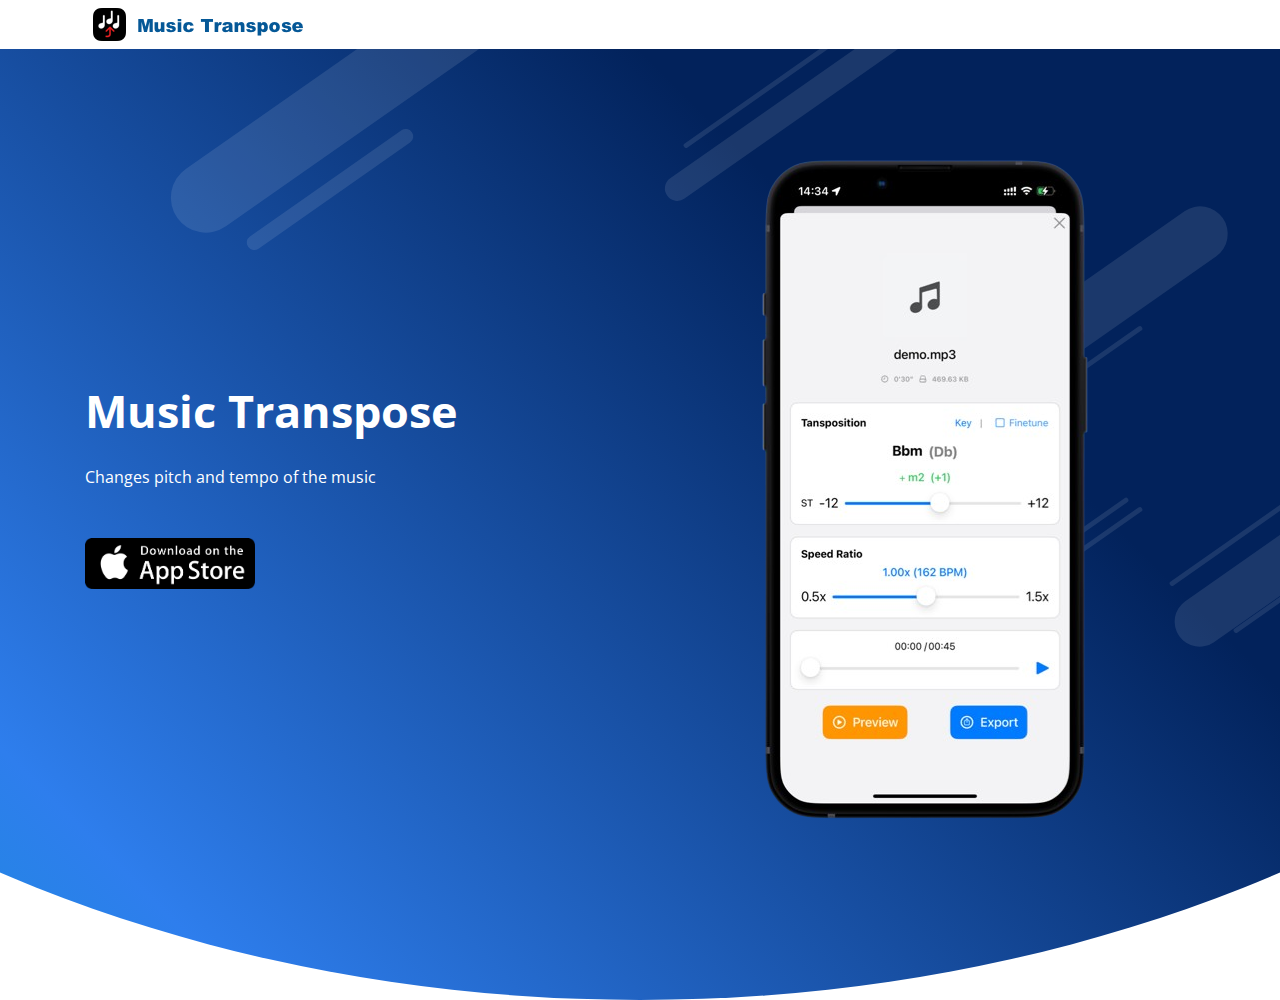
<file: index.html>
<!DOCTYPE html>

<html lang="en">
<head>

  <!-- Basic Page Needs
  ================================================== -->
  <meta charset="utf-8">
  <title>Music Transpose | Changes pitch and tempo of the song.</title>

  <!-- Mobile Specific Metas
  ================================================== -->
  <meta http-equiv="X-UA-Compatible" content="IE=edge">
  <meta name="description" content="Changes pitch and tempo of the song,key changer,music changer,vocalzap,moises,instrumental maker,backing track,transpose,transposer">
  <meta name="viewport" content="width=device-width, initial-scale=1.0, maximum-scale=5.0">
  
  <!-- theme meta -->
  <meta name="theme-name" content="small-apps" />

  <!-- Favicon -->
  <link rel="shortcut icon" type="image/x-icon" href="images/favicon.png" />
  
  <!-- PLUGINS CSS STYLE -->
  <link rel="stylesheet" href="plugins/bootstrap/bootstrap.min.css">
  <link rel="stylesheet" href="plugins/themify-icons/themify-icons.css">
  <link rel="stylesheet" href="plugins/slick/slick.css">
  <link rel="stylesheet" href="plugins/slick/slick-theme.css">
  <link rel="stylesheet" href="plugins/fancybox/jquery.fancybox.min.css">
  <link rel="stylesheet" href="plugins/aos/aos.css">

  <!-- CUSTOM CSS -->
  <link href="css/style.css" rel="stylesheet">

</head>

<body class="body-wrapper" data-spy="scroll" data-target=".privacy-nav">


<nav class="navbar main-nav navbar-expand-lg px-2 px-sm-0 py-2 py-lg-0">
  <div class="container">
    <a class="navbar-brand" href="index.html"><img src="images/logo.png" alt="logo"></a>
    <button class="navbar-toggler" type="button" data-toggle="collapse" data-target="#navbarNav"
      aria-controls="navbarNav" aria-expanded="false" aria-label="Toggle navigation">
      <span class="ti-menu"></span>
    </button>
<!--    <div class="collapse navbar-collapse" id="navbarNav">-->
<!--      <ul class="navbar-nav ml-auto">-->
<!--        <li class="nav-item dropdown active">-->
<!--          <a class="nav-link dropdown-toggle" href="#" data-toggle="dropdown">Home-->
<!--            <span><i class="ti-angle-down"></i></span>-->
<!--          </a>-->
<!--          &lt;!&ndash; Dropdown list &ndash;&gt;-->
<!--          <ul class="dropdown-menu">-->
<!--            <li><a class="dropdown-item active" href="index.html">Homepage</a></li>-->
<!--            <li><a class="dropdown-item" href="homepage-2.html">Homepage 2</a></li>-->
<!--            <li><a class="dropdown-item active3" href="homepage-3.html">Homepage 3</a></li>-->

<!--            <li class="dropdown dropdown-submenu dropright">-->
<!--              <a class="dropdown-item dropdown-toggle" href="#!" id="dropdown0301" role="button"-->
<!--                data-toggle="dropdown" aria-haspopup="true" aria-expanded="false">Sub Menu</a>-->

<!--              <ul class="dropdown-menu" aria-labelledby="dropdown0301">-->
<!--                <li><a class="dropdown-item" href="index.html">Submenu 11</a></li>-->
<!--                <li><a class="dropdown-item" href="index.html">Submenu 12</a></li>-->
<!--              </ul>-->
<!--            </li>-->
<!--          </ul>-->
<!--        </li>-->
<!--        <li class="nav-item dropdown @@pages">-->
<!--          <a class="nav-link dropdown-toggle" href="#" data-toggle="dropdown">Pages-->
<!--            <span><i class="ti-angle-down"></i></span>-->
<!--          </a>-->
<!--          &lt;!&ndash; Dropdown list &ndash;&gt;-->
<!--          <ul class="dropdown-menu">-->
<!--            <li><a class="dropdown-item @@team" href="team.html">Team</a></li>-->
<!--            <li><a class="dropdown-item @@career" href="career.html">Career</a></li>-->
<!--            <li><a class="dropdown-item @@blog" href="blog.html">Blog</a></li>-->
<!--            <li><a class="dropdown-item @@blogSingle" href="blog-single.html">Blog Single</a></li>-->
<!--            <li><a class="dropdown-item @@privacy" href="privacy-policy.html">Privacy</a></li>-->
<!--            <li><a class="dropdown-item @@faq" href="FAQ.html">FAQ</a></li>-->
<!--            <li><a class="dropdown-item" href="sign-in.html">Sign In</a></li>-->
<!--            <li><a class="dropdown-item" href="sign-up.html">Sign Up</a></li>-->
<!--            <li><a class="dropdown-item" href="404.html">404</a></li>-->
<!--            <li><a class="dropdown-item" href="comming-soon.html">Coming Soon</a></li>-->

<!--            <li class="dropdown dropdown-submenu dropleft">-->
<!--              <a class="dropdown-item dropdown-toggle" href="#!" id="dropdown0501" role="button"-->
<!--                data-toggle="dropdown" aria-haspopup="true" aria-expanded="false">Sub Menu</a>-->

<!--              <ul class="dropdown-menu" aria-labelledby="dropdown0501">-->
<!--                <li><a class="dropdown-item" href="index.html">Submenu 21</a></li>-->
<!--                <li><a class="dropdown-item" href="index.html">Submenu 22</a></li>-->
<!--              </ul>-->
<!--            </li>-->
<!--          </ul>-->
<!--        </li>-->
<!--        <li class="nav-item @@about">-->
<!--          <a class="nav-link" href="about.html">About</a>-->
<!--        </li>-->
<!--        <li class="nav-item @@contact">-->
<!--          <a class="nav-link" href="contact.html">Contact</a>-->
<!--        </li>-->
<!--      </ul>-->
<!--    </div>-->
  </div>
</nav>

<!--====================================
=            Hero Section            =
=====================================-->
<section class="section gradient-banner">
	<div class="shapes-container">
		<div class="shape" data-aos="fade-down-left" data-aos-duration="1500" data-aos-delay="100"></div>
		<div class="shape" data-aos="fade-down" data-aos-duration="1000" data-aos-delay="100"></div>
		<div class="shape" data-aos="fade-up-right" data-aos-duration="1000" data-aos-delay="200"></div>
		<div class="shape" data-aos="fade-up" data-aos-duration="1000" data-aos-delay="200"></div>
		<div class="shape" data-aos="fade-down-left" data-aos-duration="1000" data-aos-delay="100"></div>
		<div class="shape" data-aos="fade-down-left" data-aos-duration="1000" data-aos-delay="100"></div>
		<div class="shape" data-aos="zoom-in" data-aos-duration="1000" data-aos-delay="300"></div>
		<div class="shape" data-aos="fade-down-right" data-aos-duration="500" data-aos-delay="200"></div>
		<div class="shape" data-aos="fade-down-right" data-aos-duration="500" data-aos-delay="100"></div>
		<div class="shape" data-aos="zoom-out" data-aos-duration="2000" data-aos-delay="500"></div>
		<div class="shape" data-aos="fade-up-right" data-aos-duration="500" data-aos-delay="200"></div>
		<div class="shape" data-aos="fade-down-left" data-aos-duration="500" data-aos-delay="100"></div>
		<div class="shape" data-aos="fade-up" data-aos-duration="500" data-aos-delay="0"></div>
		<div class="shape" data-aos="fade-down" data-aos-duration="500" data-aos-delay="0"></div>
		<div class="shape" data-aos="fade-up-right" data-aos-duration="500" data-aos-delay="100"></div>
		<div class="shape" data-aos="fade-down-left" data-aos-duration="500" data-aos-delay="0"></div>
	</div>
	<div class="container">
		<div class="row align-items-center">
			<div class="col-md-6 order-2 order-md-1 text-center text-md-left">
				<h1 class="text-white font-weight-bold mb-4">Music Transpose</h1>
				<p class="text-white mb-5">Changes pitch and tempo of the music</p>
				<a href="https://apps.apple.com/cn/app/id1620125472"><img src="images/apple_store.png" class="store-img"/> </a>
			</div>
			<div class="col-md-6 text-center order-1 order-md-2">
				<img class="img-fluid" src="images/mobile.png" alt="screenshot">
			</div>
		</div>
	</div>
</section>
<!--====  End of Hero Section  ====-->

<!--<section class="section pt-0 position-relative pull-top">-->
<!--	<div class="container">-->
<!--		<div class="rounded shadow p-5 bg-white">-->
<!--			<div class="row">-->
<!--				<div class="col-lg-4 col-md-6 mt-5 mt-md-0 text-center">-->
<!--					<i class="ti-paint-bucket text-primary h1"></i>-->
<!--					<h3 class="mt-4 text-capitalize h5 ">themes made easy</h3>-->
<!--					<p class="regular text-muted">Lorem ipsum dolor sit amet consectetur adipisicing elit. Aliquam non, recusandae-->
<!--						tempore ipsam dignissimos molestias.</p>-->
<!--				</div>-->
<!--				<div class="col-lg-4 col-md-6 mt-5 mt-md-0 text-center">-->
<!--					<i class="ti-shine text-primary h1"></i>-->
<!--					<h3 class="mt-4 text-capitalize h5 ">powerful design</h3>-->
<!--					<p class="regular text-muted">Lorem ipsum dolor sit amet consectetur adipisicing elit. Aliquam non, recusandae-->
<!--						tempore ipsam dignissimos molestias.</p>-->
<!--				</div>-->
<!--				<div class="col-lg-4 col-md-12 mt-5 mt-lg-0 text-center">-->
<!--					<i class="ti-thought text-primary h1"></i>-->
<!--					<h3 class="mt-4 text-capitalize h5 ">creative content</h3>-->
<!--					<p class="regular text-muted">Lorem ipsum dolor sit amet consectetur adipisicing elit. Aliquam non, recusandae-->
<!--						tempore ipsam dignissimos molestias.</p>-->
<!--					</p>-->
<!--				</div>-->
<!--			</div>-->
<!--		</div>-->
<!--	</div>-->
<!--</section>-->

<!--==================================
=            Feature Grid            =
===================================-->
<!--<section class="feature section pt-0">-->
<!--	<div class="container">-->
<!--		<div class="row">-->
<!--			<div class="col-lg-6 ml-auto justify-content-center">-->
<!--				&lt;!&ndash; Feature Mockup &ndash;&gt;-->
<!--				<div class="image-content" data-aos="fade-right">-->
<!--					<img class="img-fluid" src="images/feature/feature-new-01.jpg" alt="iphone">-->
<!--				</div>-->
<!--			</div>-->
<!--			<div class="col-lg-6 mr-auto align-self-center">-->
<!--				<div class="feature-content">-->
<!--					&lt;!&ndash; Feature Title &ndash;&gt;-->
<!--					<h2>Increase your productivity with <a href="#">Small Apps</a></h2>-->
<!--					&lt;!&ndash; Feature Description &ndash;&gt;-->
<!--					<p class="desc">Lorem ipsum dolor sit amet, consectetur adipiscing elit, sed do eiusmod tempor incididunt ut-->
<!--						labore et dolore magna aliqua. Ut enim ad minim veniam, quis nostrud exercitation ullamco laboris nisi ut-->
<!--						aliquip ex ea commodo consequat.</p>-->
<!--				</div>-->
<!--				&lt;!&ndash; Testimonial Quote &ndash;&gt;-->
<!--				<div class="testimonial">-->
<!--					<p>-->
<!--						"InVision is a window into everything that's being designed at Twitter. It gets all of our best work in one-->
<!--						place."-->
<!--					</p>-->
<!--					<ul class="list-inline meta">-->
<!--						<li class="list-inline-item">-->
<!--							<img src="images/testimonial/feature-testimonial-thumb.jpg" alt="">-->
<!--						</li>-->
<!--						<li class="list-inline-item">Jonathon Andrew</li>-->
<!--					</ul>-->
<!--				</div>-->
<!--			</div>-->
<!--		</div>-->
<!--	</div>-->
<!--</section>-->

<!--<section class="feature section pt-0">-->
<!--	<div class="container">-->
<!--		<div class="row">-->
<!--			<div class="col-lg-6 ml-auto align-self-center">-->
<!--				<div class="feature-content">-->
<!--					&lt;!&ndash; Feature Title &ndash;&gt;-->
<!--					<h2>Increase your productivity with <a href="#">Small Apps</a></h2>-->
<!--					&lt;!&ndash; Feature Description &ndash;&gt;-->
<!--					<p>Lorem ipsum dolor sit amet, consectetur adipiscing elit, sed do eiusmod tempor incididunt ut labore et-->
<!--						dolore magna aliqua. Ut enim ad minim veniam, quis nostrud exercitation ullamco laboris nisi ut aliquip ex-->
<!--						ea commodo consequat.</p>-->
<!--				</div>-->
<!--				&lt;!&ndash; Testimonial Quote &ndash;&gt;-->
<!--				<div class="testimonial">-->
<!--					<p>-->
<!--						"InVision is a window into everything that's being designed at Twitter. It gets all of our best work in one-->
<!--						place."-->
<!--					</p>-->
<!--					<ul class="list-inline meta">-->
<!--						<li class="list-inline-item">-->
<!--							<img src="images/testimonial/feature-testimonial-thumb.jpg" alt="">-->
<!--						</li>-->
<!--						<li class="list-inline-item">Jonathon Andrew</li>-->
<!--					</ul>-->
<!--				</div>-->
<!--			</div>-->
<!--			<div class="col-lg-6 mr-auto justify-content-center">-->
<!--				&lt;!&ndash; Feature mockup &ndash;&gt;-->
<!--				<div class="image-content" data-aos="fade-left">-->
<!--					<img class="img-fluid" src="images/feature/feature-new-02.jpg" alt="ipad">-->
<!--				</div>-->
<!--			</div>-->
<!--		</div>-->
<!--	</div>-->
<!--</section>-->
<!--====  End of Feature Grid  ====-->




<!--=================================
=            Video Promo            =
==================================-->
<!--<section class="video-promo section bg-1">-->
<!--	<div class="container">-->
<!--		<div class="row">-->
<!--			<div class="col-lg-12">-->
<!--				<div class="content-block">-->
<!--					&lt;!&ndash; Heading &ndash;&gt;-->
<!--					<h2>Watch Our Promo Video</h2>-->
<!--					&lt;!&ndash; Promotional Speech &ndash;&gt;-->
<!--					<p>Vivamus suscipit tortor eget felis porttitor volutpat. Curabitur arcu erat, accumsan id imperdiet et,-->
<!--						porttitor at sem. Vivamus </p>-->
<!--					&lt;!&ndash; Popup Video &ndash;&gt;-->
<!--					<a data-fancybox href="#">-->
<!--						<i class="ti-control-play video"></i>-->
<!--					</a>-->
<!--				</div>-->
<!--			</div>-->
<!--		</div>-->
<!--	</div>-->
<!--</section>-->
<!--====  End of Video Promo  ====-->



<!--============================
=            Footer            =
=============================-->
<!--<footer>-->
<!--  <div class="footer-main">-->
<!--    <div class="container">-->
<!--      <div class="row">-->
<!--        <div class="col-lg-4 col-md-12 m-md-auto align-self-center">-->
<!--          <div class="block">-->
<!--            <a href="index.html"><img src="images/logo-alt.png" alt="footer-logo"></a>-->
<!--            &lt;!&ndash; Social Site Icons &ndash;&gt;-->
<!--            <ul class="social-icon list-inline">-->
<!--              <li class="list-inline-item">-->
<!--                <a href="#"><i class="ti-facebook"></i></a>-->
<!--              </li>-->
<!--              <li class="list-inline-item">-->
<!--                <a href="#"><i class="ti-twitter"></i></a>-->
<!--              </li>-->
<!--              <li class="list-inline-item">-->
<!--                <a href="#"><i class="ti-instagram"></i></a>-->
<!--              </li>-->
<!--            </ul>-->
<!--          </div>-->
<!--        </div>-->
<!--        <div class="col-lg-2 col-md-3 col-6 mt-5 mt-lg-0">-->
<!--          <div class="block-2">-->
<!--            &lt;!&ndash; heading &ndash;&gt;-->
<!--            <h6>Product</h6>-->
<!--            &lt;!&ndash; links &ndash;&gt;-->
<!--            <ul>-->
<!--              <li><a href="team.html">Teams</a></li>-->
<!--              <li><a href="blog.html">Blogs</a></li>-->
<!--              <li><a href="FAQ.html">FAQs</a></li>-->
<!--            </ul>-->
<!--          </div>-->
<!--        </div>-->
<!--        <div class="col-lg-2 col-md-3 col-6 mt-5 mt-lg-0">-->
<!--          <div class="block-2">-->
<!--            &lt;!&ndash; heading &ndash;&gt;-->
<!--            <h6>Resources</h6>-->
<!--            &lt;!&ndash; links &ndash;&gt;-->
<!--            <ul>-->
<!--              <li><a href="sign-up.html">Singup</a></li>-->
<!--              <li><a href="sign-in.html">Login</a></li>-->
<!--              <li><a href="blog.html">Blog</a></li>-->
<!--            </ul>-->
<!--          </div>-->
<!--        </div>-->
<!--        <div class="col-lg-2 col-md-3 col-6 mt-5 mt-lg-0">-->
<!--          <div class="block-2">-->
<!--            &lt;!&ndash; heading &ndash;&gt;-->
<!--            <h6>Company</h6>-->
<!--            &lt;!&ndash; links &ndash;&gt;-->
<!--            <ul>-->
<!--              <li><a href="career.html">Career</a></li>-->
<!--              <li><a href="contact.html">Contact</a></li>-->
<!--              <li><a href="team.html">Investor</a></li>-->
<!--              <li><a href="privacy.html">Terms</a></li>-->
<!--            </ul>-->
<!--          </div>-->
<!--        </div>-->
<!--        <div class="col-lg-2 col-md-3 col-6 mt-5 mt-lg-0">-->
<!--          <div class="block-2">-->
<!--            &lt;!&ndash; heading &ndash;&gt;-->
<!--            <h6>Company</h6>-->
<!--            &lt;!&ndash; links &ndash;&gt;-->
<!--            <ul>-->
<!--              <li><a href="about.html">About</a></li>-->
<!--              <li><a href="contact.html">Contact</a></li>-->
<!--              <li><a href="team.html">Team</a></li>-->
<!--              <li><a href="privacy-policy.html">Privacy Policy</a></li>-->
<!--            </ul>-->
<!--          </div>-->
<!--        </div>-->
<!--      </div>-->
<!--    </div>-->
<!--  </div>-->
<!--  <div class="text-center bg-dark py-4">-->
<!--    <small class="text-secondary">Copyright &copy; <script>document.write(new Date().getFullYear())</script>. <a target="_blank" href="http://www.mobanwang.com/" title="网页模板">网页模板</a></small class="text-secondary">-->
<!--  </div>-->
<!--</footer>-->


  <!-- To Top -->
  <div class="scroll-top-to">
    <i class="ti-angle-up"></i>
  </div>
  
  <!-- JAVASCRIPTS -->
  <script src="plugins/jquery/jquery.min.js"></script>
  <script src="plugins/bootstrap/bootstrap.min.js"></script>
  <script src="plugins/slick/slick.min.js"></script>
  <script src="plugins/fancybox/jquery.fancybox.min.js"></script>
  <script src="plugins/syotimer/jquery.syotimer.min.js"></script>
  <script src="plugins/aos/aos.js"></script>
  <script src="js/script.js"></script>

<!-- Google tag (gtag.js) -->
<script async src="https://www.googletagmanager.com/gtag/js?id=G-R6ZP5Q8RCE"></script>
<script>
    window.dataLayer = window.dataLayer || [];
    function gtag(){dataLayer.push(arguments);}
    gtag('js', new Date());

    gtag('config', 'G-R6ZP5Q8RCE');
</script>
</body>

</html>
</file>
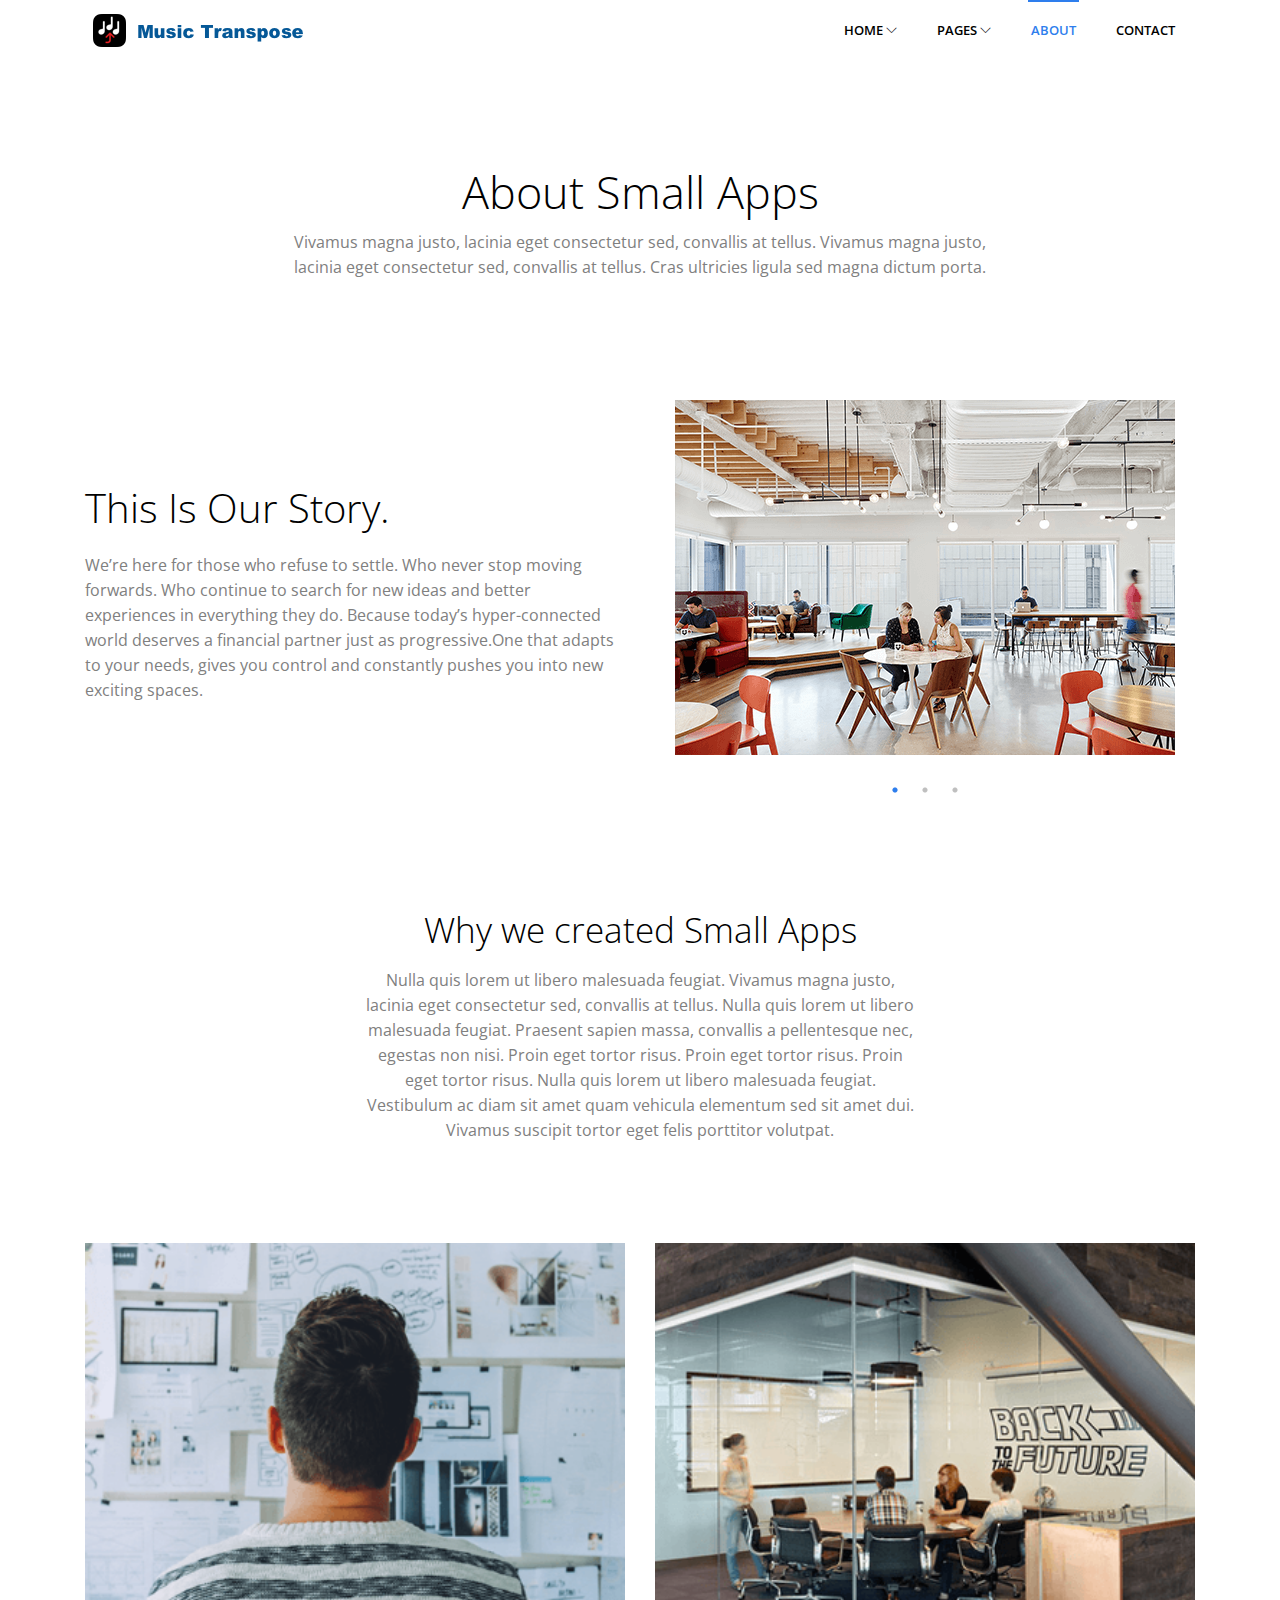
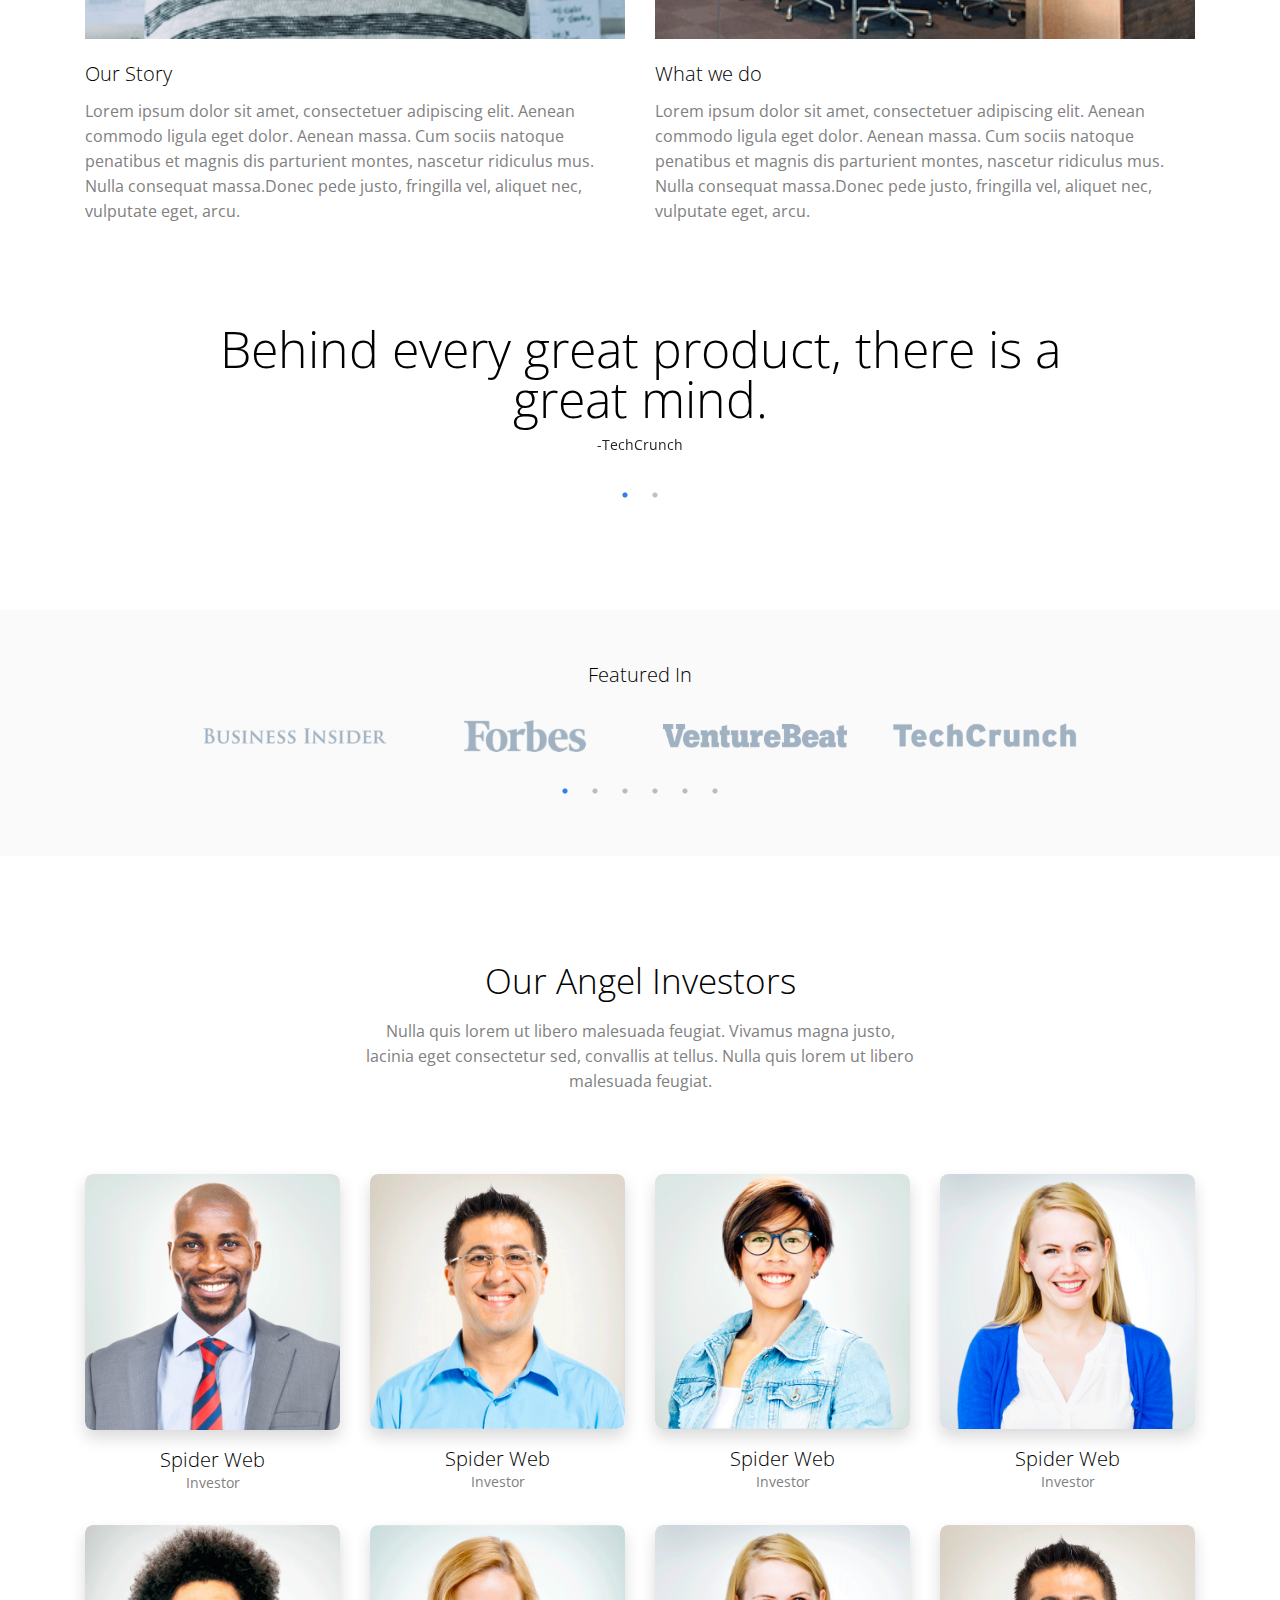
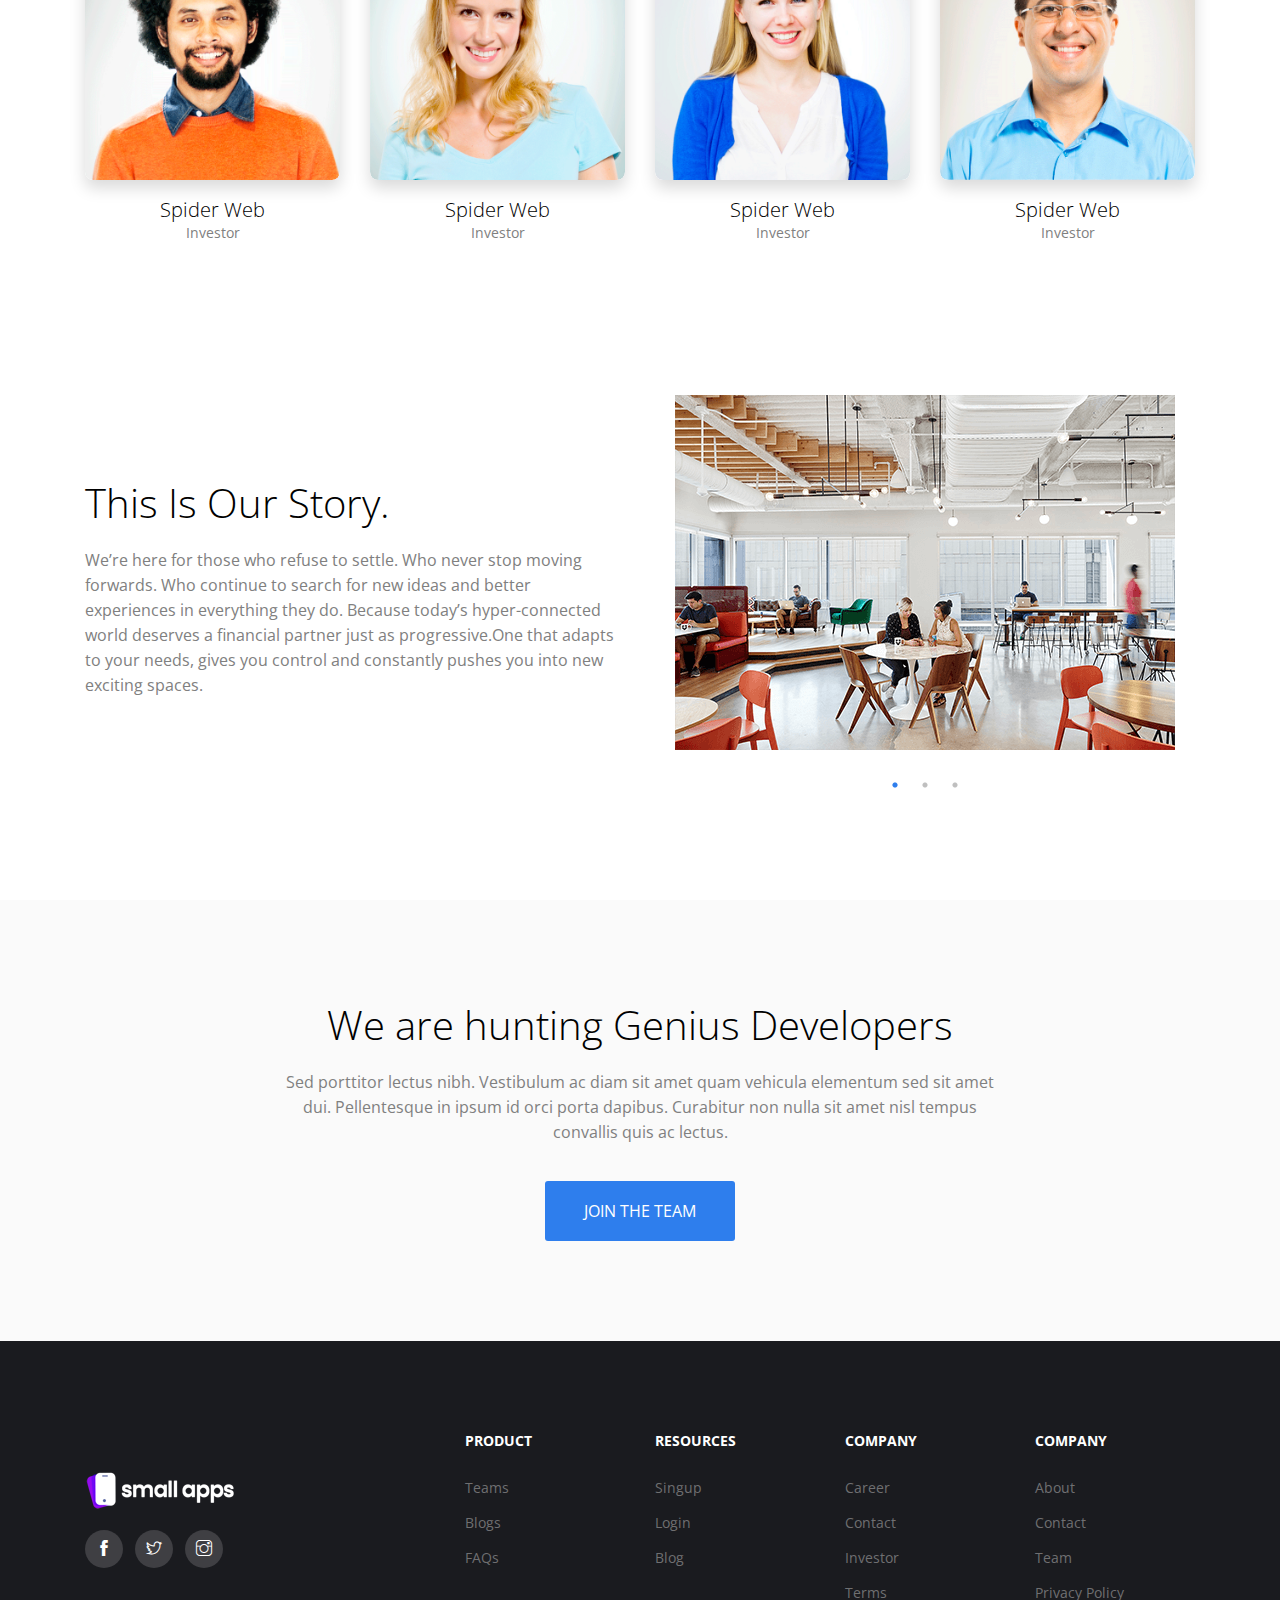
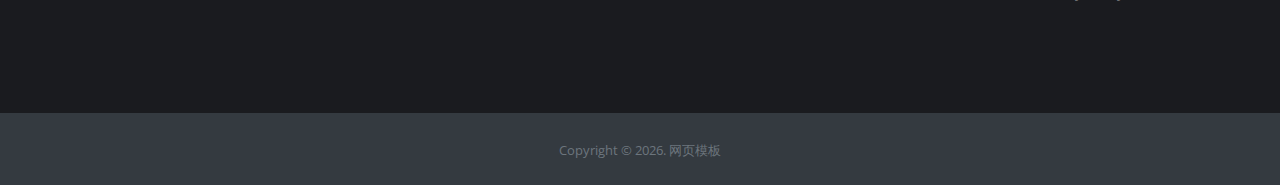
<file: about.html>
<!DOCTYPE html>

<html lang="en">
<head>

  <!-- Basic Page Needs
  ================================================== -->
  <meta charset="utf-8">
  <title>Small Apps | Bootstrap App Landing Template</title>

  <!-- Mobile Specific Metas
  ================================================== -->
  <meta http-equiv="X-UA-Compatible" content="IE=edge">
  <meta name="description" content="Bootstrap App Landing Template">
  <meta name="viewport" content="width=device-width, initial-scale=1.0, maximum-scale=5.0">
  <!-- Favicon -->
  <link rel="shortcut icon" type="image/x-icon" href="images/favicon.png" />
  
  <!-- PLUGINS CSS STYLE -->
  <link rel="stylesheet" href="plugins/bootstrap/bootstrap.min.css">
  <link rel="stylesheet" href="plugins/themify-icons/themify-icons.css">
  <link rel="stylesheet" href="plugins/slick/slick.css">
  <link rel="stylesheet" href="plugins/slick/slick-theme.css">
  <link rel="stylesheet" href="plugins/fancybox/jquery.fancybox.min.css">
  <link rel="stylesheet" href="plugins/aos/aos.css">

  <!-- CUSTOM CSS -->
  <link href="css/style.css" rel="stylesheet">

</head>

<body class="body-wrapper" data-spy="scroll" data-target=".privacy-nav">


<nav class="navbar main-nav navbar-expand-lg px-2 px-sm-0 py-2 py-lg-0">
  <div class="container">
    <a class="navbar-brand" href="index.html"><img src="images/logo.png" alt="logo"></a>
    <button class="navbar-toggler" type="button" data-toggle="collapse" data-target="#navbarNav"
      aria-controls="navbarNav" aria-expanded="false" aria-label="Toggle navigation">
      <span class="ti-menu"></span>
    </button>
    <div class="collapse navbar-collapse" id="navbarNav">
      <ul class="navbar-nav ml-auto">
        <li class="nav-item dropdown @@home">
          <a class="nav-link dropdown-toggle" href="#" data-toggle="dropdown">Home
            <span><i class="ti-angle-down"></i></span>
          </a>
          <!-- Dropdown list -->
          <ul class="dropdown-menu">
            <li><a class="dropdown-item @@home1" href="index.html">Homepage</a></li>
            <li><a class="dropdown-item" href="homepage-2.html">Homepage 2</a></li>
            <li><a class="dropdown-item @@home3" href="homepage-3.html">Homepage 3</a></li>

            <li class="dropdown dropdown-submenu dropright">
              <a class="dropdown-item dropdown-toggle" href="#!" id="dropdown0301" role="button"
                data-toggle="dropdown" aria-haspopup="true" aria-expanded="false">Sub Menu</a>

              <ul class="dropdown-menu" aria-labelledby="dropdown0301">
                <li><a class="dropdown-item" href="index.html">Submenu 11</a></li>
                <li><a class="dropdown-item" href="index.html">Submenu 12</a></li>
              </ul>
            </li>
          </ul>
        </li>
        <li class="nav-item dropdown @@pages">
          <a class="nav-link dropdown-toggle" href="#" data-toggle="dropdown">Pages
            <span><i class="ti-angle-down"></i></span>
          </a>
          <!-- Dropdown list -->
          <ul class="dropdown-menu">
            <li><a class="dropdown-item @@team" href="team.html">Team</a></li>
            <li><a class="dropdown-item @@career" href="career.html">Career</a></li>
            <li><a class="dropdown-item @@blog" href="blog.html">Blog</a></li>
            <li><a class="dropdown-item @@blogSingle" href="blog-single.html">Blog Single</a></li>
            <li><a class="dropdown-item @@privacy" href="privacy-policy.html">Privacy</a></li>
            <li><a class="dropdown-item @@faq" href="FAQ.html">FAQ</a></li>
            <li><a class="dropdown-item" href="sign-in.html">Sign In</a></li>
            <li><a class="dropdown-item" href="sign-up.html">Sign Up</a></li>
            <li><a class="dropdown-item" href="404.html">404</a></li>
            <li><a class="dropdown-item" href="comming-soon.html">Coming Soon</a></li>

            <li class="dropdown dropdown-submenu dropleft">
              <a class="dropdown-item dropdown-toggle" href="#!" id="dropdown0501" role="button"
                data-toggle="dropdown" aria-haspopup="true" aria-expanded="false">Sub Menu</a>

              <ul class="dropdown-menu" aria-labelledby="dropdown0501">
                <li><a class="dropdown-item" href="index.html">Submenu 21</a></li>
                <li><a class="dropdown-item" href="index.html">Submenu 22</a></li>
              </ul>
            </li>
          </ul>
        </li>
        <li class="nav-item active">
          <a class="nav-link" href="about.html">About</a>
        </li>
        <li class="nav-item @@contact">
          <a class="nav-link" href="contact.html">Contact</a>
        </li>
      </ul>
    </div>
  </div>
</nav>

<!--================================
=            Page Title            =
=================================-->

<section class="section page-title">
	<div class="container">
		<div class="row">
			<div class="col-sm-8 m-auto">
				<!-- Page Title -->
				<h1>About Small Apps</h1>
				<!-- Page Description -->
				<p>Vivamus magna justo, lacinia eget consectetur sed, convallis at tellus. Vivamus magna justo, lacinia eget consectetur sed, convallis at tellus. Cras ultricies ligula sed magna dictum porta.</p>
			</div>
		</div>
	</div>
</section>

<!--====  End of Page Title  ====-->


<!--===============================
=            Our Story            =
================================-->
<section class="section about p-0">
	<div class="container">
		<div class="row">
			<div class="col-lg-6 align-self-center">
				<div class="content text-center text-lg-left">
					<!-- Headline -->
					<h2>This is our story.</h2>
					<!-- Story -->
					<p>We’re here for those who refuse to settle. Who never stop moving forwards. Who continue to search for new ideas and better experiences in everything they do.
					Because today’s hyper-connected world deserves a financial partner just as progressive.One that adapts to your needs, gives you control and constantly pushes you into new exciting spaces.</p>
				</div>
			</div>
			<div class="col-lg-6 mt-4 mt-lg-0">
				<!-- Story Image Slider -->
				<div class="about-slider">
					<!-- Story Image -->
					<div class="item">
						<img class="w-100" src="images/about/story-slider-01.jpg" alt="slider-image">
					</div>
					<!-- Story Image -->
					<div class="item">
						<img class="w-100" src="images/about/story-slider-01.jpg" alt="slider-image">
					</div>
					<!-- Story Image -->
					<div class="item">
						<img class="w-100" src="images/about/story-slider-01.jpg" alt="slider-image">
					</div>
				</div>
			</div>
		</div>
	</div>
</section>
<!--====  End of Our Story  ====-->

<!--================================
=            Behind Story          =
=================================-->
<section class="section">
	<div class="container">
		<div class="row">
			<div class="col-12">
				<div class="section-title mb-0">
					<h2>Why we created <a href="#">Small Apps</a></h2>
					<p>Nulla quis lorem ut libero malesuada feugiat. Vivamus magna justo, lacinia eget consectetur sed, convallis at tellus. Nulla quis lorem ut libero malesuada feugiat. Praesent sapien massa, convallis a pellentesque nec, egestas non nisi. Proin eget tortor risus. Proin eget tortor risus. Proin eget tortor risus. Nulla quis lorem ut libero malesuada feugiat. Vestibulum ac diam sit amet quam vehicula elementum sed sit amet dui. Vivamus suscipit tortor eget felis porttitor volutpat.</p>
				</div>
			</div>
		</div>
	</div>
</section>
<!--====  End of Behind Story  ====-->

<!--==================================
=            Create Story            =
===================================-->
<section class="section create-stories pt-0">
	<div class="container">
		<div class="row">
			<div class="col-lg-6">
				<div class="block">
					<!-- Image -->
					<img class="img-fluid" src="images/blog/post-01.jpg" alt="Story-Image">
					<!-- Heading -->
					<h3>Our Story</h3>
					<!-- Story -->
					<p>Lorem ipsum dolor sit amet, consectetuer adipiscing elit. Aenean commodo ligula eget dolor. Aenean massa. Cum sociis natoque penatibus et magnis dis parturient montes, nascetur ridiculus mus. Nulla consequat massa.Donec pede justo, fringilla vel, aliquet nec, vulputate eget, arcu.</p>
				</div>
			</div>
			<div class="col-lg-6 mt-5 mt-lg-0">
				<div class="block">
					<!-- Image -->
					<img class="img-fluid" src="images/blog/post-03.jpg" alt="Story-Image">
					<!-- Heading -->
					<h3>What we do</h3>
					<!-- Story -->
					<p>Lorem ipsum dolor sit amet, consectetuer adipiscing elit. Aenean commodo ligula eget dolor. Aenean massa. Cum sociis natoque penatibus et magnis dis parturient montes, nascetur ridiculus mus. Nulla consequat massa.Donec pede justo, fringilla vel, aliquet nec, vulputate eget, arcu.</p>
				</div>
			</div>
		</div>
	</div>
</section>
<!--====  End of Create Story  ====-->


<!--=====================================
=            Quotes Slider              =
======================================-->
<section class="section quotes pt-0">
	<div class="container">
		<div class="row">
			<div class="col-10 m-auto text-center">
				<div class="quote-slider">
					<div class="item mb-4">
						<!-- Quote -->
						<h2>Behind every great product, there is a great mind.</h2>
						<!-- Company -->
						<cite class="ml-0">-TechCrunch</cite>
					</div>
					<div class="item mb-4">
						<!-- Quote -->
						<h2>Behind every great product, there is a great mind.</h2>
						<!-- Company -->
						<cite class="ml-0">-TechCrunch</cite>
					</div>
				</div>
			</div>
		</div>
	</div>
</section>
<!--====  End of Quotes Slider  ====-->

<!--=====================================
=            Client Slider              =
======================================-->
<section class="section clients bg-gray">
	<div class="container">
		<div class="row">
			<div class="col-10 m-auto text-center">
				<h3>Featured In</h3>
				<div class="client-slider">
					<div class="item mb-4">
						<img class="m-auto" src="images/clients/business-finder.png" alt="business-finder">
					</div>
					<div class="item mb-4">
						<img class="m-auto" src="images/clients/forbes.png" alt="forbes">
					</div>
					<div class="item mb-4">
						<img class="m-auto" src="images/clients/venture-beat.png" alt="venture-beat">
					</div>
					<div class="item mb-4">
						<img class="m-auto" src="images/clients/tech-crunch-new.png" alt="TechCrunch">
					</div>
					<div class="item mb-4">
						<img class="m-auto" src="images/clients/forbes.png" alt="forbes">
					</div>
					<div class="item mb-4">
						<img class="m-auto" src="images/clients/venture-beat.png" alt="venture-beat">
					</div>
				</div>
			</div>
		</div>
	</div>
</section>
<!--====  End of Client Slider  ====-->

<!--==============================
=            Investors           =
===============================-->
<section class="section investors">
	<div class="container">
		<div class="row">
			<div class="col-12">
				<div class="section-title">
					<h2>Our Angel Investors</h2>
					<p>Nulla quis lorem ut libero malesuada feugiat. Vivamus magna justo, lacinia
					eget consectetur sed, convallis at tellus. Nulla quis lorem ut libero malesuada feugiat. </p>
				</div>
			</div>
			<div class="col-xl-3 col-lg-4 col-sm-6">
				<div class="block text-center">
					<!-- Investor Image -->
					<div class="image shadow hover-zoom">
						<img class="img-fluid" src="images/team/marketing-team-01.jpg" alt="investor">
					</div>
					<!-- Company -->
					<h3>Spider Web</h3>
					<!--  -->
					<p>Investor</p>
				</div>
			</div>
			<div class="col-xl-3 col-lg-4 col-sm-6">
				<div class="block text-center">
					<!-- Investor Image -->
					<div class="image shadow hover-zoom">
						<img class="img-fluid" src="images/team/marketing-team-02.jpg" alt="investor">
					</div>
					<!-- Company -->
					<h3>Spider Web</h3>
					<!--  -->
					<p>Investor</p>
				</div>
			</div>
			<div class="col-xl-3 col-lg-4 col-sm-6">
				<div class="block text-center">
					<!-- Investor Image -->
					<div class="image shadow hover-zoom">
						<img class="img-fluid" src="images/team/marketing-team-03.jpg" alt="investor">
					</div>
					<!-- Company -->
					<h3>Spider Web</h3>
					<!--  -->
					<p>Investor</p>
				</div>
			</div>
			<div class="col-xl-3 col-lg-4 col-sm-6">
				<div class="block text-center">
					<!-- Investor Image -->
					<div class="image shadow hover-zoom">
						<img class="img-fluid" src="images/team/design-team-01.jpg" alt="investor">
					</div>
					<!-- Company -->
					<h3>Spider Web</h3>
					<!--  -->
					<p>Investor</p>
				</div>
			</div>
			<div class="col-xl-3 col-lg-4 col-sm-6">
				<div class="block text-center">
					<!-- Investor Image -->
					<div class="image shadow hover-zoom">
						<img class="img-fluid" src="images/team/design-team-02.jpg" alt="investor">
					</div>
					<!-- Company -->
					<h3>Spider Web</h3>
					<!--  -->
					<p>Investor</p>
				</div>
			</div>
			<div class="col-xl-3 col-lg-4 col-sm-6">
				<div class="block text-center">
					<!-- Investor Image -->
					<div class="image shadow hover-zoom">
						<img class="img-fluid" src="images/team/design-team-03.jpg" alt="investor">
					</div>
					<!-- Company -->
					<h3>Spider Web</h3>
					<!--  -->
					<p>Investor</p>
				</div>
			</div>
			<div class="col-xl-3 col-lg-4 col-sm-6">
				<div class="block text-center">
					<!-- Investor Image -->
					<div class="image shadow hover-zoom">
						<img class="img-fluid" src="images/team/design-team-01.jpg" alt="investor">
					</div>
					<!-- Company -->
					<h3>Spider Web</h3>
					<!--  -->
					<p>Investor</p>
				</div>
			</div>
			<div class="col-xl-3 col-lg-4 col-sm-6">
				<div class="block text-center">
					<!-- Investor Image -->
					<div class="image shadow hover-zoom">
						<img class="img-fluid" src="images/team/marketing-team-02.jpg" alt="investor">
					</div>
					<!-- Company -->
					<h3>Spider Web</h3>
					<!--  -->
					<p>Investor</p>
				</div>
			</div>
		</div>
	</div>
</section>

<!--===============================
=            Our Story            =
================================-->
<section class="section about pt-0">
	<div class="container">
		<div class="row">
			<div class="col-lg-6 align-self-center">
				<div class="content text-center text-lg-left">
					<!-- Headline -->
					<h2>This is our story.</h2>
					<!-- Story -->
					<p>We’re here for those who refuse to settle. Who never stop moving forwards. Who continue to search for new ideas and better experiences in everything they do.
					Because today’s hyper-connected world deserves a financial partner just as progressive.One that adapts to your needs, gives you control and constantly pushes you into new exciting spaces.</p>
				</div>
			</div>
			<div class="col-lg-6 mt-5 mt-lg-0">
				<!-- Story Image Slider -->
				<div class="about-slider">
					<!-- Story Image -->
					<div class="item">
						<img class="w-100" src="images/about/story-slider-01.jpg" alt="slider-image">
					</div>
					<!-- Story Image -->
					<div class="item">
						<img class="w-100" src="images/about/story-slider-01.jpg" alt="slider-image">
					</div>
					<!-- Story Image -->
					<div class="item">
						<img class="w-100" src="images/about/story-slider-01.jpg" alt="slider-image">
					</div>
				</div>
			</div>
		</div>
	</div>
</section>
<!--====  End of Our Story  ====-->

<!--=====================================
=            Section comment            =
======================================-->

<section class="section cta-hire bg-gary">
	<div class="container">
		<div class="row">
			<div class="col-md-12 text-center">
				<!-- Hire Title -->
				<h2>We are hunting Genius Developers</h2>
				<!-- Job Description -->
				<p>Sed porttitor lectus nibh. Vestibulum ac diam sit amet quam vehicula elementum sed sit amet dui. Pellentesque
					in ipsum id orci porta dapibus. Curabitur non nulla sit amet nisl tempus convallis quis ac lectus.</p>
				<!-- Action Button -->
				<a href="contact.html" class="mt-3 btn btn-main-md">Join the team</a>
			</div>
		</div>
	</div>
</section>

<!--====  End of Section comment  ====-->


<!--============================
=            Footer            =
=============================-->
<footer>
  <div class="footer-main">
    <div class="container">
      <div class="row">
        <div class="col-lg-4 col-md-12 m-md-auto align-self-center">
          <div class="block">
            <a href="index.html"><img src="images/logo-alt.png" alt="footer-logo"></a>
            <!-- Social Site Icons -->
            <ul class="social-icon list-inline">
              <li class="list-inline-item">
                <a href="#"><i class="ti-facebook"></i></a>
              </li>
              <li class="list-inline-item">
                <a href="#"><i class="ti-twitter"></i></a>
              </li>
              <li class="list-inline-item">
                <a href="#"><i class="ti-instagram"></i></a>
              </li>
            </ul>
          </div>
        </div>
        <div class="col-lg-2 col-md-3 col-6 mt-5 mt-lg-0">
          <div class="block-2">
            <!-- heading -->
            <h6>Product</h6>
            <!-- links -->
            <ul>
              <li><a href="team.html">Teams</a></li>
              <li><a href="blog.html">Blogs</a></li>
              <li><a href="FAQ.html">FAQs</a></li>
            </ul>
          </div>
        </div>
        <div class="col-lg-2 col-md-3 col-6 mt-5 mt-lg-0">
          <div class="block-2">
            <!-- heading -->
            <h6>Resources</h6>
            <!-- links -->
            <ul>
              <li><a href="sign-up.html">Singup</a></li>
              <li><a href="sign-in.html">Login</a></li>
              <li><a href="blog.html">Blog</a></li>
            </ul>
          </div>
        </div>
        <div class="col-lg-2 col-md-3 col-6 mt-5 mt-lg-0">
          <div class="block-2">
            <!-- heading -->
            <h6>Company</h6>
            <!-- links -->
            <ul>
              <li><a href="career.html">Career</a></li>
              <li><a href="contact.html">Contact</a></li>
              <li><a href="team.html">Investor</a></li>
              <li><a href="privacy.html">Terms</a></li>
            </ul>
          </div>
        </div>
        <div class="col-lg-2 col-md-3 col-6 mt-5 mt-lg-0">
          <div class="block-2">
            <!-- heading -->
            <h6>Company</h6>
            <!-- links -->
            <ul>
              <li><a href="about.html">About</a></li>
              <li><a href="contact.html">Contact</a></li>
              <li><a href="team.html">Team</a></li>
              <li><a href="privacy-policy.html">Privacy Policy</a></li>
            </ul>
          </div>
        </div>
      </div>
    </div>
  </div>
  <div class="text-center bg-dark py-4">
    <small class="text-secondary">Copyright &copy; <script>document.write(new Date().getFullYear())</script>. <a target="_blank" href="http://www.mobanwang.com/" title="网页模板">网页模板</a></small class="text-secondary">
  </div>
</footer>


  <!-- To Top -->
  <div class="scroll-top-to">
    <i class="ti-angle-up"></i>
  </div>
  
  <!-- JAVASCRIPTS -->
  <script src="plugins/jquery/jquery.min.js"></script>
  <script src="plugins/bootstrap/bootstrap.min.js"></script>
  <script src="plugins/slick/slick.min.js"></script>
  <script src="plugins/fancybox/jquery.fancybox.min.js"></script>
  <script src="plugins/syotimer/jquery.syotimer.min.js"></script>
  <script src="plugins/aos/aos.js"></script>
  <script src="js/script.js"></script>
</body>

</html>
</file>
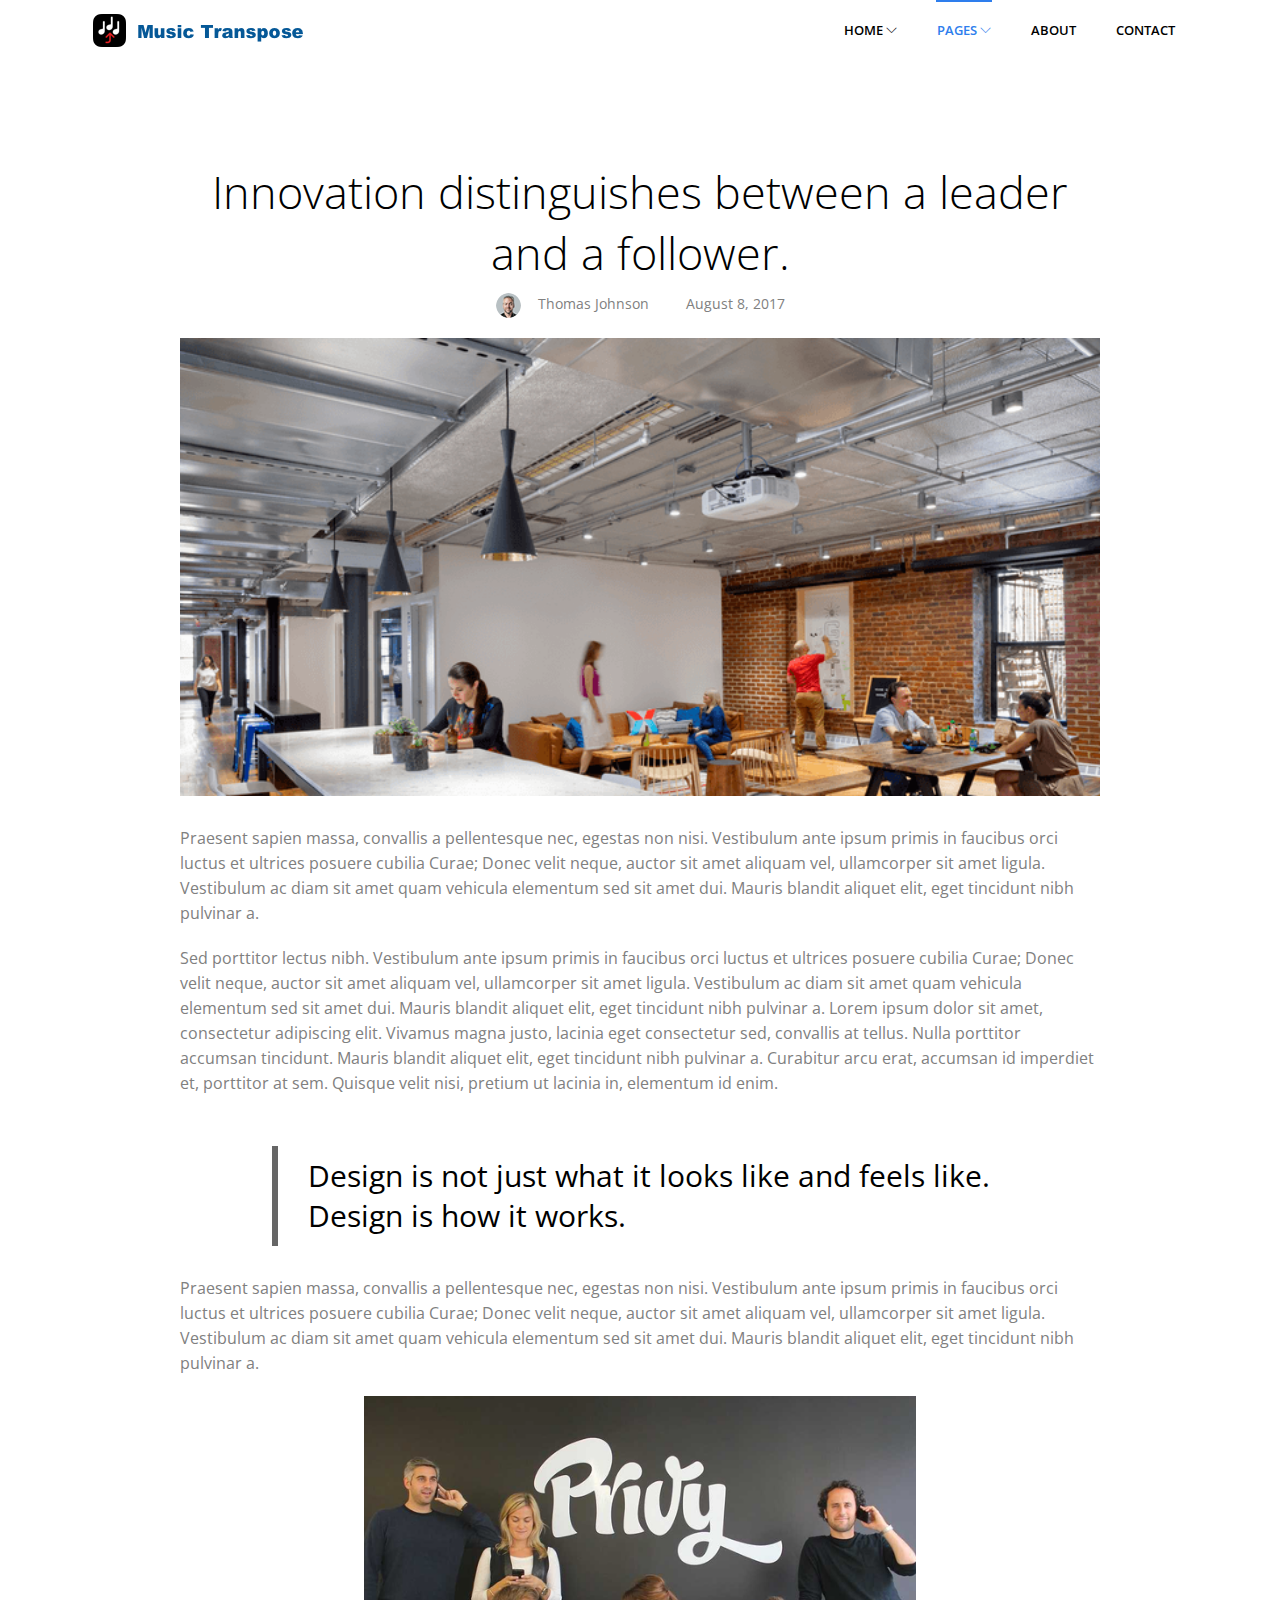
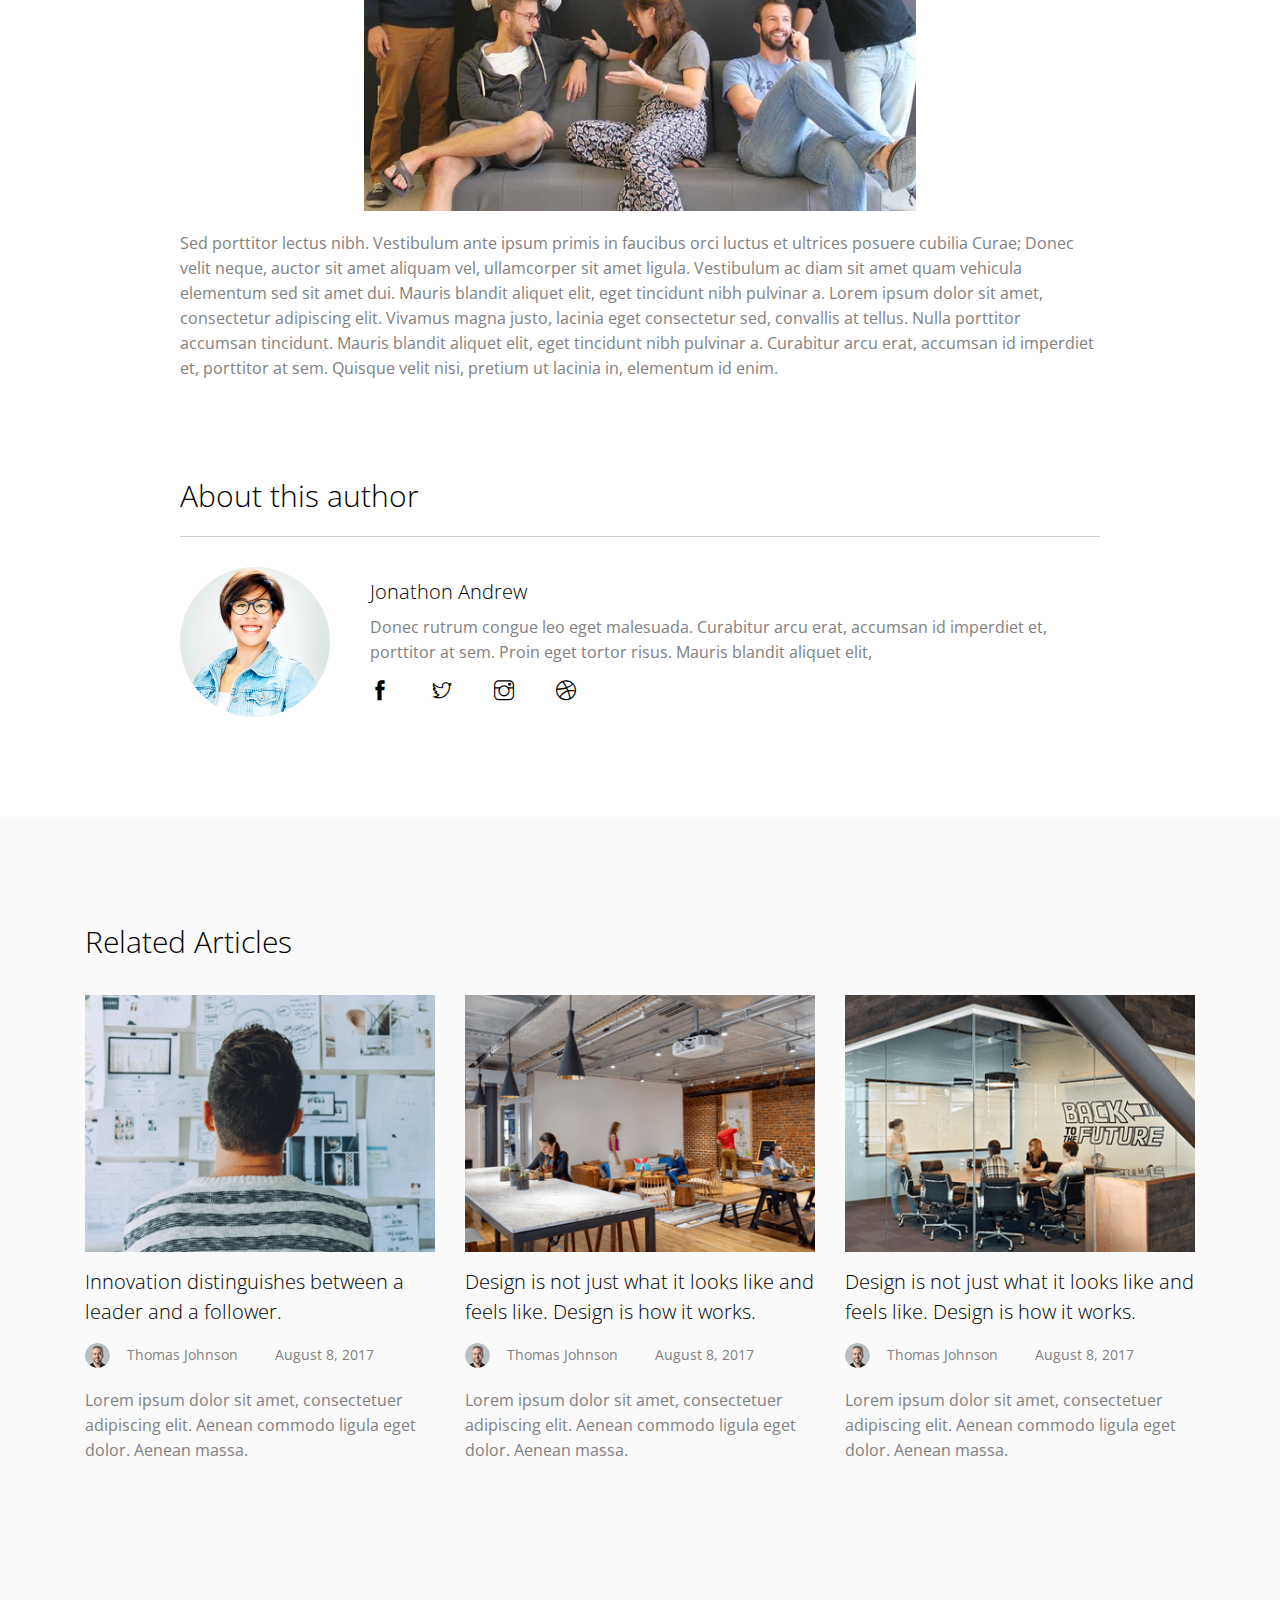
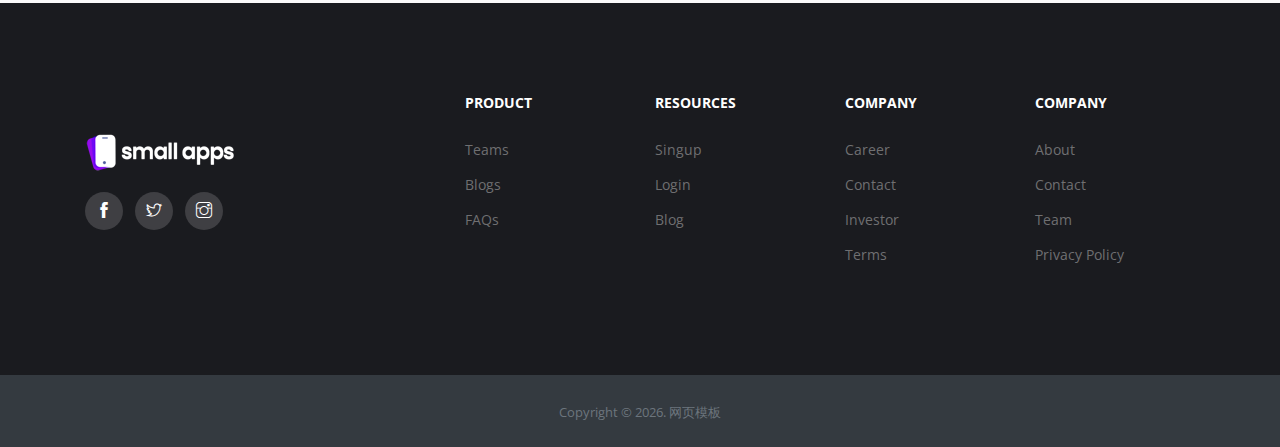
<file: blog-single.html>
<!DOCTYPE html>

<html lang="en">
<head>

  <!-- Basic Page Needs
  ================================================== -->
  <meta charset="utf-8">
  <title>Small Apps | Bootstrap App Landing Template</title>

  <!-- Mobile Specific Metas
  ================================================== -->
  <meta http-equiv="X-UA-Compatible" content="IE=edge">
  <meta name="description" content="Bootstrap App Landing Template">
  <meta name="viewport" content="width=device-width, initial-scale=1.0, maximum-scale=5.0">
  <!-- Favicon -->
  <link rel="shortcut icon" type="image/x-icon" href="images/favicon.png" />
  
  <!-- PLUGINS CSS STYLE -->
  <link rel="stylesheet" href="plugins/bootstrap/bootstrap.min.css">
  <link rel="stylesheet" href="plugins/themify-icons/themify-icons.css">
  <link rel="stylesheet" href="plugins/slick/slick.css">
  <link rel="stylesheet" href="plugins/slick/slick-theme.css">
  <link rel="stylesheet" href="plugins/fancybox/jquery.fancybox.min.css">
  <link rel="stylesheet" href="plugins/aos/aos.css">

  <!-- CUSTOM CSS -->
  <link href="css/style.css" rel="stylesheet">

</head>

<body class="body-wrapper" data-spy="scroll" data-target=".privacy-nav">


<nav class="navbar main-nav navbar-expand-lg px-2 px-sm-0 py-2 py-lg-0">
  <div class="container">
    <a class="navbar-brand" href="index.html"><img src="images/logo.png" alt="logo"></a>
    <button class="navbar-toggler" type="button" data-toggle="collapse" data-target="#navbarNav"
      aria-controls="navbarNav" aria-expanded="false" aria-label="Toggle navigation">
      <span class="ti-menu"></span>
    </button>
    <div class="collapse navbar-collapse" id="navbarNav">
      <ul class="navbar-nav ml-auto">
        <li class="nav-item dropdown @@home">
          <a class="nav-link dropdown-toggle" href="#" data-toggle="dropdown">Home
            <span><i class="ti-angle-down"></i></span>
          </a>
          <!-- Dropdown list -->
          <ul class="dropdown-menu">
            <li><a class="dropdown-item @@home1" href="index.html">Homepage</a></li>
            <li><a class="dropdown-item" href="homepage-2.html">Homepage 2</a></li>
            <li><a class="dropdown-item @@home3" href="homepage-3.html">Homepage 3</a></li>

            <li class="dropdown dropdown-submenu dropright">
              <a class="dropdown-item dropdown-toggle" href="#!" id="dropdown0301" role="button"
                data-toggle="dropdown" aria-haspopup="true" aria-expanded="false">Sub Menu</a>

              <ul class="dropdown-menu" aria-labelledby="dropdown0301">
                <li><a class="dropdown-item" href="index.html">Submenu 11</a></li>
                <li><a class="dropdown-item" href="index.html">Submenu 12</a></li>
              </ul>
            </li>
          </ul>
        </li>
        <li class="nav-item dropdown active">
          <a class="nav-link dropdown-toggle" href="#" data-toggle="dropdown">Pages
            <span><i class="ti-angle-down"></i></span>
          </a>
          <!-- Dropdown list -->
          <ul class="dropdown-menu">
            <li><a class="dropdown-item @@team" href="team.html">Team</a></li>
            <li><a class="dropdown-item @@career" href="career.html">Career</a></li>
            <li><a class="dropdown-item @@blog" href="blog.html">Blog</a></li>
            <li><a class="dropdown-item active" href="blog-single.html">Blog Single</a></li>
            <li><a class="dropdown-item @@privacy" href="privacy-policy.html">Privacy</a></li>
            <li><a class="dropdown-item @@faq" href="FAQ.html">FAQ</a></li>
            <li><a class="dropdown-item" href="sign-in.html">Sign In</a></li>
            <li><a class="dropdown-item" href="sign-up.html">Sign Up</a></li>
            <li><a class="dropdown-item" href="404.html">404</a></li>
            <li><a class="dropdown-item" href="comming-soon.html">Coming Soon</a></li>

            <li class="dropdown dropdown-submenu dropleft">
              <a class="dropdown-item dropdown-toggle" href="#!" id="dropdown0501" role="button"
                data-toggle="dropdown" aria-haspopup="true" aria-expanded="false">Sub Menu</a>

              <ul class="dropdown-menu" aria-labelledby="dropdown0501">
                <li><a class="dropdown-item" href="index.html">Submenu 21</a></li>
                <li><a class="dropdown-item" href="index.html">Submenu 22</a></li>
              </ul>
            </li>
          </ul>
        </li>
        <li class="nav-item @@about">
          <a class="nav-link" href="about.html">About</a>
        </li>
        <li class="nav-item @@contact">
          <a class="nav-link" href="contact.html">Contact</a>
        </li>
      </ul>
    </div>
  </div>
</nav>

<!--====================================
=            Single Article            =
=====================================-->
<section class="section blog-single">
	<div class="container">
		<div class="row">
			<div class="col-md-10 m-auto">
				<!-- Single Post -->
				<article class="single-post">
					<!-- Post title -->
					<div class="post-title text-center">
						<h1>Innovation distinguishes between a leader and a follower.</h1>
						<!-- Tags -->
						<ul class="list-inline post-tag">
							<li class="list-inline-item">
								<img src="images/testimonial/feature-testimonial-thumb.jpg" alt="author-thumb">
							</li>
							<li class="list-inline-item">
								<a href="#">Thomas Johnson</a>
							</li>
							<li class="list-inline-item">
								<a href="#">August 8, 2017</a>
							</li>
						</ul>
					</div>
					<!-- Post body -->
					<div class="post-body">
						<!-- Feature Image -->
						<div class="feature-image">
							<img class="img-fluid" src="images/blog/single-blog-feature-image.jpg" alt="feature-image">
						</div>
						<!-- Paragrapgh -->
						<p>Praesent sapien massa, convallis a pellentesque nec, egestas non nisi. Vestibulum ante ipsum primis in faucibus orci luctus et ultrices posuere cubilia Curae; Donec velit neque, auctor sit amet aliquam vel, ullamcorper sit amet ligula. Vestibulum ac diam sit amet quam vehicula elementum sed sit amet dui. Mauris blandit aliquet elit, eget tincidunt nibh pulvinar a.</p>
						<p>Sed porttitor lectus nibh. Vestibulum ante ipsum primis in faucibus orci luctus et ultrices posuere cubilia Curae; Donec velit neque, auctor sit amet aliquam vel, ullamcorper sit amet ligula. Vestibulum ac diam sit amet quam vehicula elementum sed sit amet dui. Mauris blandit aliquet elit, eget tincidunt nibh pulvinar a. Lorem ipsum dolor sit amet, consectetur adipiscing elit. Vivamus magna justo, lacinia eget consectetur sed, convallis at tellus. Nulla porttitor accumsan tincidunt. Mauris blandit aliquet elit, eget tincidunt nibh pulvinar a. Curabitur arcu erat, accumsan id imperdiet et, porttitor at sem. Quisque velit nisi, pretium ut lacinia in, elementum id enim.</p>
						<!-- Blockquote -->
						<div class="quote">
							<blockquote>
								Design is not just what it looks like and feels like. Design is how it works.
							</blockquote>
						</div>
						<!-- Paragrapgh -->
						<p>Praesent sapien massa, convallis a pellentesque nec, egestas non nisi. Vestibulum ante ipsum primis in faucibus orci luctus et ultrices posuere cubilia Curae; Donec velit neque, auctor sit amet aliquam vel, ullamcorper sit amet ligula. Vestibulum ac diam sit amet quam vehicula elementum sed sit amet dui. Mauris blandit aliquet elit, eget tincidunt nibh pulvinar a.</p>
						<!-- Post Image -->
						<div class="post-image text-center">
							<img class="img-fluid" src="images/blog/post-body-image.jpg" alt="post-body-image">
						</div>
						<!-- Paragrapgh -->
						<p>Sed porttitor lectus nibh. Vestibulum ante ipsum primis in faucibus orci luctus et ultrices posuere cubilia Curae; Donec velit neque, auctor sit amet aliquam vel, ullamcorper sit amet ligula. Vestibulum ac diam sit amet quam vehicula elementum sed sit amet dui. Mauris blandit aliquet elit, eget tincidunt nibh pulvinar a. Lorem ipsum dolor sit amet, consectetur adipiscing elit. Vivamus magna justo, lacinia eget consectetur sed, convallis at tellus. Nulla porttitor accumsan tincidunt. Mauris blandit aliquet elit, eget tincidunt nibh pulvinar a. Curabitur arcu erat, accumsan id imperdiet et, porttitor at sem. Quisque velit nisi, pretium ut lacinia in, elementum id enim.</p>
					</div>
				</article>
				<!-- About Author Widget -->
				<div class="about-author">
					<h2>About this author</h2>
					<div class="media">
						<!-- Author Image -->
						<div class="image">
							<img class="d-flex justify-content-center align-self-center" src="images/team/marketing-team-03.jpg" alt="author-image">
						</div>
						<!-- About Author -->
						<div class="media-body align-self-center">
							<!-- Author Name -->
							<h3>Jonathon Andrew</h3>
							<!-- Bio -->
							<p>Donec rutrum congue leo eget malesuada. Curabitur arcu erat, accumsan id imperdiet et, porttitor at sem. Proin eget tortor risus. Mauris blandit aliquet elit, </p>
							<!-- Author Social links -->
							<ul class="list-inline social-links">
								<li class="list-inline-item"><a href="#"><i class="ti-facebook"></i></a></li>
								<li class="list-inline-item"><a href="#"><i class="ti-twitter"></i></a></li>
								<li class="list-inline-item"><a href="#"><i class="ti-instagram"></i></a></li>
								<li class="list-inline-item"><a href="#"><i class="ti-dribbble"></i></a></li>
							</ul>
						</div>
					</div>
				</div>
			</div>
		</div>
	</div>
</section>
<!--====  End of Single Article  ====-->

<!--======================================
=            Related Article            =
=======================================-->
<section class="section related-articles bg-gray">
	<div class="container">
		<div class="row">
			<div class="col-12 title">
				<!-- Section Title -->
				<h2>Related Articles</h2>
			</div>
		</div>
		<div class="row">
			<div class="col-lg-4 col-md-6">
				<!-- Post -->
<article class="post-sm">
	<!-- Post Image -->
	<div class="post-thumb">
		<a href="blog-single.html"><img class="w-100" src="images/blog/post-01.jpg" alt="Post-Image"></a>		
	</div>
	<!-- Post Title -->
	<div class="post-title">
		<h3><a href="blog-single.html">Innovation distinguishes between a leader and a follower.</a></h3>
	</div>
	<!-- Post Meta -->
	<div class="post-meta">
		<ul class="list-inline post-tag">
			<li class="list-inline-item">
				<img src="images/testimonial/feature-testimonial-thumb.jpg" alt="author-thumb">
			</li>
			<li class="list-inline-item">
				<a href="#">Thomas Johnson</a>
			</li>
			<li class="list-inline-item">
				August 8, 2017
			</li>
		</ul>
	</div>
	<!-- Post Details -->
	<div class="post-details">
		<p>Lorem ipsum dolor sit amet, consectetuer adipiscing elit. Aenean commodo ligula eget dolor. Aenean massa. </p>
	</div>
</article>
			</div>
			<div class="col-lg-4 col-md-6">
				<!-- Post -->
<article class="post-sm">
	<!-- Post Image -->
	<div class="post-thumb">
		<a href="blog-single.html"><img class="w-100" src="images/blog/post-02.jpg" alt="Post-Image"></a>		
	</div>
	<!-- Post Title -->
	<div class="post-title">
		<h3><a href="blog-single.html">Design is not just what it looks like and feels like. Design is how it works.</a></h3>
	</div>
	<!-- Post Meta -->
	<div class="post-meta">
		<ul class="list-inline post-tag">
			<li class="list-inline-item">
				<img src="images/testimonial/feature-testimonial-thumb.jpg" alt="author-thumb">
			</li>
			<li class="list-inline-item">
				<a href="#">Thomas Johnson</a>
			</li>
			<li class="list-inline-item">
				August 8, 2017
			</li>
		</ul>
	</div>
	<!-- Post Details -->
	<div class="post-details">
		<p>Lorem ipsum dolor sit amet, consectetuer adipiscing elit. Aenean commodo ligula eget dolor. Aenean massa. </p>
	</div>
</article>
			</div>
			<div class="col-lg-4 col-md-6">
				<!-- Post -->
<article class="post-sm">
	<!-- Post Image -->
	<div class="post-thumb">
		<a href="blog-single.html"><img class="w-100" src="images/blog/post-03.jpg" alt="Post-Image"></a>		
	</div>
	<!-- Post Title -->
	<div class="post-title">
		<h3><a href="blog-single.html">Design is not just what it looks like and feels like. Design is how it works.</a></h3>
	</div>
	<!-- Post Meta -->
	<div class="post-meta">
		<ul class="list-inline post-tag">
			<li class="list-inline-item">
				<img src="images/testimonial/feature-testimonial-thumb.jpg" alt="author-thumb">
			</li>
			<li class="list-inline-item">
				<a href="#">Thomas Johnson</a>
			</li>
			<li class="list-inline-item">
				August 8, 2017
			</li>
		</ul>
	</div>
	<!-- Post Details -->
	<div class="post-details">
		<p>Lorem ipsum dolor sit amet, consectetuer adipiscing elit. Aenean commodo ligula eget dolor. Aenean massa. </p>
	</div>
</article>
			</div>
		</div>
	</div>
</section>
<!--====  End of Related Article  ====-->

<!--============================
=            Footer            =
=============================-->
<footer>
  <div class="footer-main">
    <div class="container">
      <div class="row">
        <div class="col-lg-4 col-md-12 m-md-auto align-self-center">
          <div class="block">
            <a href="index.html"><img src="images/logo-alt.png" alt="footer-logo"></a>
            <!-- Social Site Icons -->
            <ul class="social-icon list-inline">
              <li class="list-inline-item">
                <a href="#"><i class="ti-facebook"></i></a>
              </li>
              <li class="list-inline-item">
                <a href="#"><i class="ti-twitter"></i></a>
              </li>
              <li class="list-inline-item">
                <a href="#"><i class="ti-instagram"></i></a>
              </li>
            </ul>
          </div>
        </div>
        <div class="col-lg-2 col-md-3 col-6 mt-5 mt-lg-0">
          <div class="block-2">
            <!-- heading -->
            <h6>Product</h6>
            <!-- links -->
            <ul>
              <li><a href="team.html">Teams</a></li>
              <li><a href="blog.html">Blogs</a></li>
              <li><a href="FAQ.html">FAQs</a></li>
            </ul>
          </div>
        </div>
        <div class="col-lg-2 col-md-3 col-6 mt-5 mt-lg-0">
          <div class="block-2">
            <!-- heading -->
            <h6>Resources</h6>
            <!-- links -->
            <ul>
              <li><a href="sign-up.html">Singup</a></li>
              <li><a href="sign-in.html">Login</a></li>
              <li><a href="blog.html">Blog</a></li>
            </ul>
          </div>
        </div>
        <div class="col-lg-2 col-md-3 col-6 mt-5 mt-lg-0">
          <div class="block-2">
            <!-- heading -->
            <h6>Company</h6>
            <!-- links -->
            <ul>
              <li><a href="career.html">Career</a></li>
              <li><a href="contact.html">Contact</a></li>
              <li><a href="team.html">Investor</a></li>
              <li><a href="privacy.html">Terms</a></li>
            </ul>
          </div>
        </div>
        <div class="col-lg-2 col-md-3 col-6 mt-5 mt-lg-0">
          <div class="block-2">
            <!-- heading -->
            <h6>Company</h6>
            <!-- links -->
            <ul>
              <li><a href="about.html">About</a></li>
              <li><a href="contact.html">Contact</a></li>
              <li><a href="team.html">Team</a></li>
              <li><a href="privacy-policy.html">Privacy Policy</a></li>
            </ul>
          </div>
        </div>
      </div>
    </div>
  </div>
  <div class="text-center bg-dark py-4">
    <small class="text-secondary">Copyright &copy; <script>document.write(new Date().getFullYear())</script>. <a target="_blank" href="http://www.mobanwang.com/" title="网页模板">网页模板</a></small class="text-secondary">
  </div>
</footer>


  <!-- To Top -->
  <div class="scroll-top-to">
    <i class="ti-angle-up"></i>
  </div>
  
  <!-- JAVASCRIPTS -->
  <script src="plugins/jquery/jquery.min.js"></script>
  <script src="plugins/bootstrap/bootstrap.min.js"></script>
  <script src="plugins/slick/slick.min.js"></script>
  <script src="plugins/fancybox/jquery.fancybox.min.js"></script>
  <script src="plugins/syotimer/jquery.syotimer.min.js"></script>
  <script src="plugins/aos/aos.js"></script>
  <script src="js/script.js"></script>
</body>

</html>
</file>
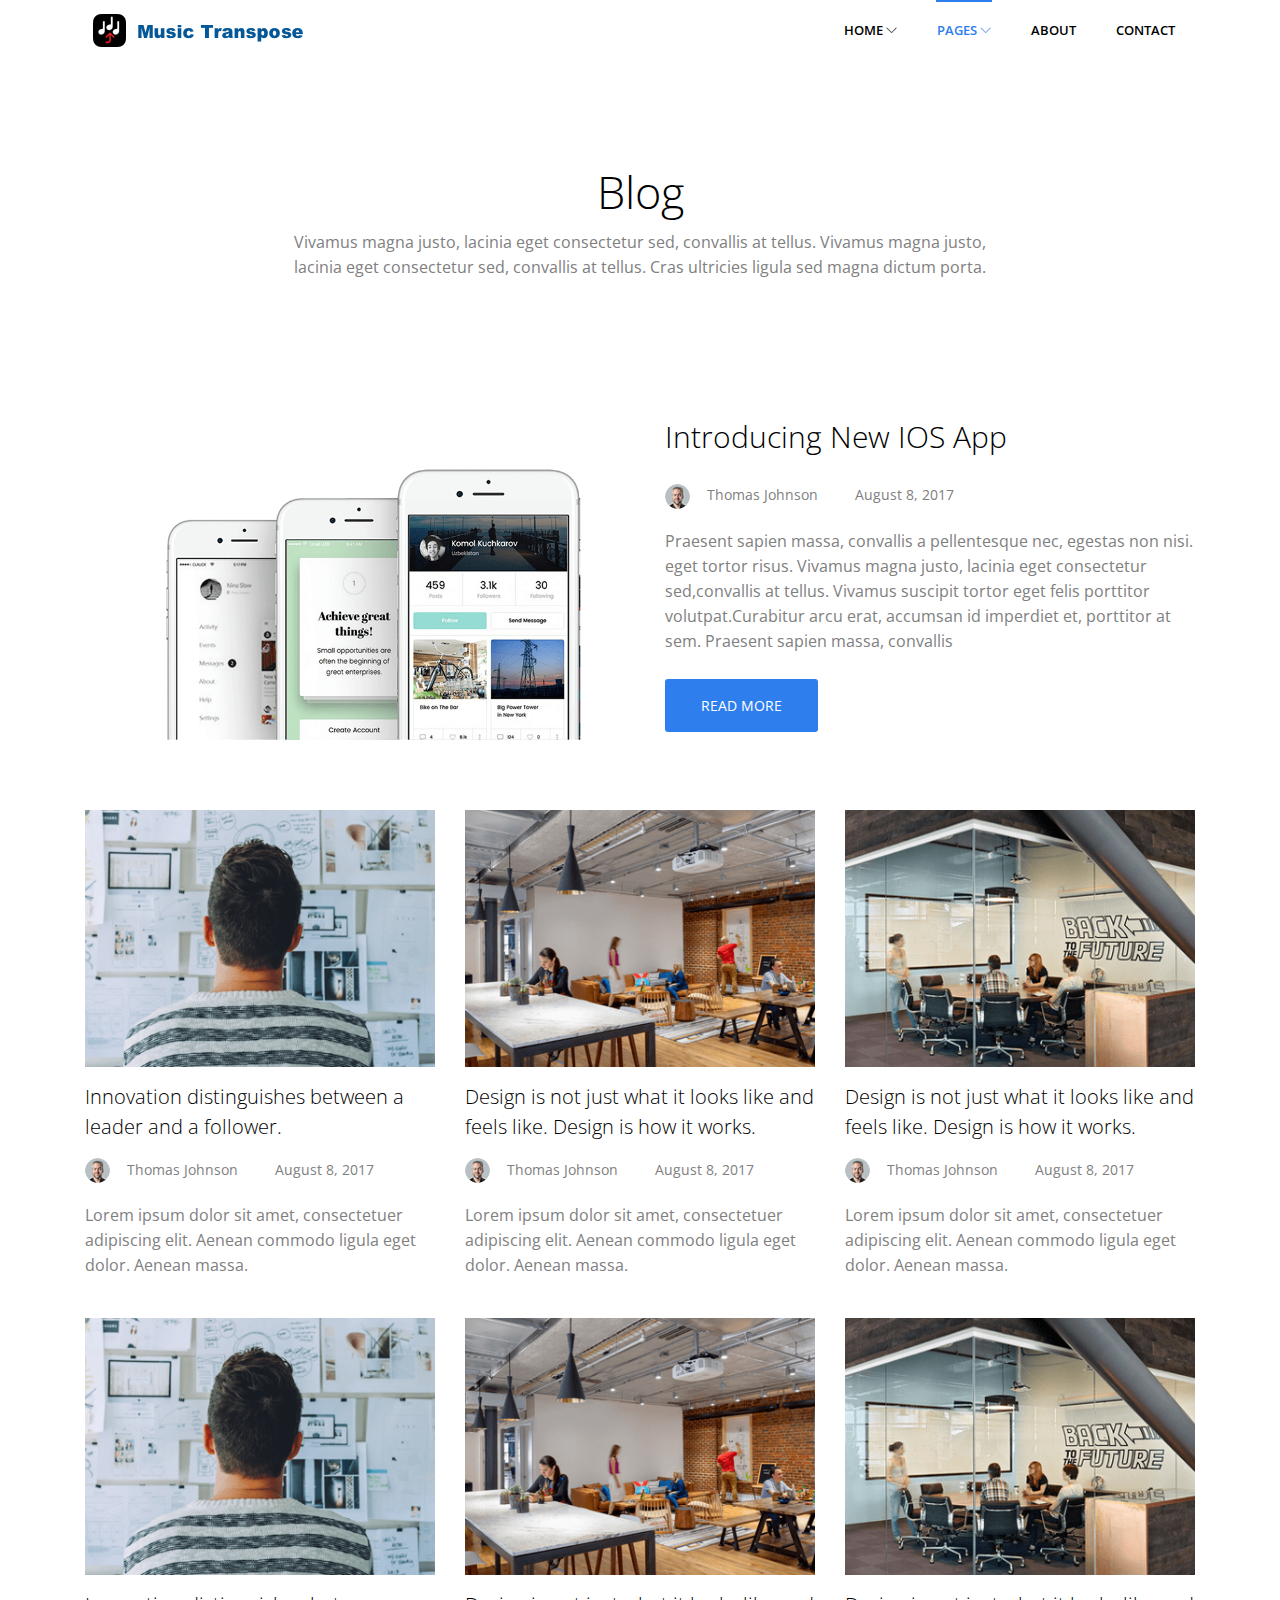
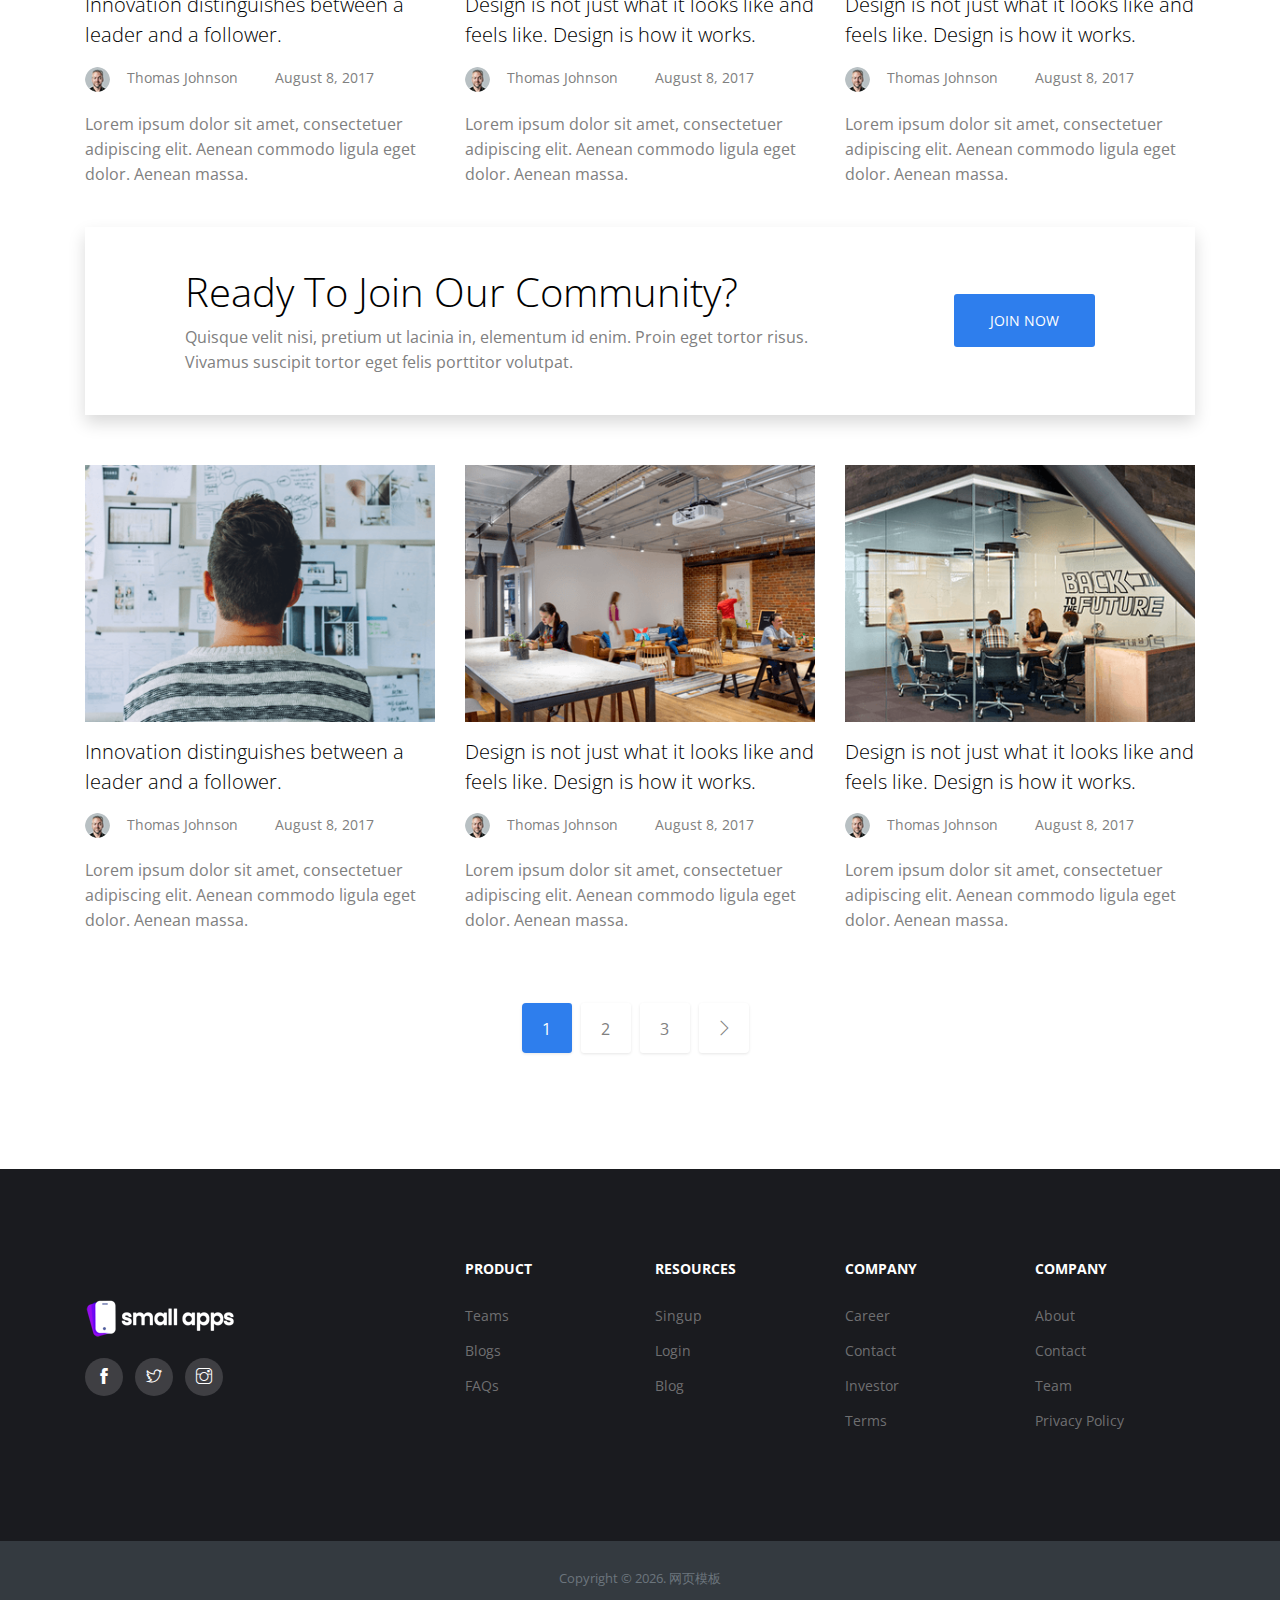
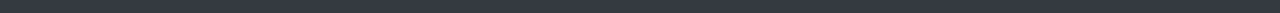
<file: blog.html>
<!DOCTYPE html>

<html lang="en">
<head>

  <!-- Basic Page Needs
  ================================================== -->
  <meta charset="utf-8">
  <title>Small Apps | Bootstrap App Landing Template</title>

  <!-- Mobile Specific Metas
  ================================================== -->
  <meta http-equiv="X-UA-Compatible" content="IE=edge">
  <meta name="description" content="Bootstrap App Landing Template">
  <meta name="viewport" content="width=device-width, initial-scale=1.0, maximum-scale=5.0">
  <!-- Favicon -->
  <link rel="shortcut icon" type="image/x-icon" href="images/favicon.png" />
  
  <!-- PLUGINS CSS STYLE -->
  <link rel="stylesheet" href="plugins/bootstrap/bootstrap.min.css">
  <link rel="stylesheet" href="plugins/themify-icons/themify-icons.css">
  <link rel="stylesheet" href="plugins/slick/slick.css">
  <link rel="stylesheet" href="plugins/slick/slick-theme.css">
  <link rel="stylesheet" href="plugins/fancybox/jquery.fancybox.min.css">
  <link rel="stylesheet" href="plugins/aos/aos.css">

  <!-- CUSTOM CSS -->
  <link href="css/style.css" rel="stylesheet">

</head>

<body class="body-wrapper" data-spy="scroll" data-target=".privacy-nav">


<nav class="navbar main-nav navbar-expand-lg px-2 px-sm-0 py-2 py-lg-0">
  <div class="container">
    <a class="navbar-brand" href="index.html"><img src="images/logo.png" alt="logo"></a>
    <button class="navbar-toggler" type="button" data-toggle="collapse" data-target="#navbarNav"
      aria-controls="navbarNav" aria-expanded="false" aria-label="Toggle navigation">
      <span class="ti-menu"></span>
    </button>
    <div class="collapse navbar-collapse" id="navbarNav">
      <ul class="navbar-nav ml-auto">
        <li class="nav-item dropdown @@home">
          <a class="nav-link dropdown-toggle" href="#" data-toggle="dropdown">Home
            <span><i class="ti-angle-down"></i></span>
          </a>
          <!-- Dropdown list -->
          <ul class="dropdown-menu">
            <li><a class="dropdown-item @@home1" href="index.html">Homepage</a></li>
            <li><a class="dropdown-item" href="homepage-2.html">Homepage 2</a></li>
            <li><a class="dropdown-item @@home3" href="homepage-3.html">Homepage 3</a></li>

            <li class="dropdown dropdown-submenu dropright">
              <a class="dropdown-item dropdown-toggle" href="#!" id="dropdown0301" role="button"
                data-toggle="dropdown" aria-haspopup="true" aria-expanded="false">Sub Menu</a>

              <ul class="dropdown-menu" aria-labelledby="dropdown0301">
                <li><a class="dropdown-item" href="index.html">Submenu 11</a></li>
                <li><a class="dropdown-item" href="index.html">Submenu 12</a></li>
              </ul>
            </li>
          </ul>
        </li>
        <li class="nav-item dropdown active">
          <a class="nav-link dropdown-toggle" href="#" data-toggle="dropdown">Pages
            <span><i class="ti-angle-down"></i></span>
          </a>
          <!-- Dropdown list -->
          <ul class="dropdown-menu">
            <li><a class="dropdown-item @@team" href="team.html">Team</a></li>
            <li><a class="dropdown-item @@career" href="career.html">Career</a></li>
            <li><a class="dropdown-item active" href="blog.html">Blog</a></li>
            <li><a class="dropdown-item activeSingle" href="blog-single.html">Blog Single</a></li>
            <li><a class="dropdown-item @@privacy" href="privacy-policy.html">Privacy</a></li>
            <li><a class="dropdown-item @@faq" href="FAQ.html">FAQ</a></li>
            <li><a class="dropdown-item" href="sign-in.html">Sign In</a></li>
            <li><a class="dropdown-item" href="sign-up.html">Sign Up</a></li>
            <li><a class="dropdown-item" href="404.html">404</a></li>
            <li><a class="dropdown-item" href="comming-soon.html">Coming Soon</a></li>

            <li class="dropdown dropdown-submenu dropleft">
              <a class="dropdown-item dropdown-toggle" href="#!" id="dropdown0501" role="button"
                data-toggle="dropdown" aria-haspopup="true" aria-expanded="false">Sub Menu</a>

              <ul class="dropdown-menu" aria-labelledby="dropdown0501">
                <li><a class="dropdown-item" href="index.html">Submenu 21</a></li>
                <li><a class="dropdown-item" href="index.html">Submenu 22</a></li>
              </ul>
            </li>
          </ul>
        </li>
        <li class="nav-item @@about">
          <a class="nav-link" href="about.html">About</a>
        </li>
        <li class="nav-item @@contact">
          <a class="nav-link" href="contact.html">Contact</a>
        </li>
      </ul>
    </div>
  </div>
</nav>

<!--================================
=            Page Title            =
=================================-->

<section class="section page-title">
	<div class="container">
		<div class="row">
			<div class="col-sm-8 m-auto">
				<!-- Page Title -->
				<h1>Blog</h1>
				<!-- Page Description -->
				<p>Vivamus magna justo, lacinia eget consectetur sed, convallis at tellus. Vivamus magna justo, lacinia eget consectetur sed, convallis at tellus. Cras ultricies ligula sed magna dictum porta.</p>
			</div>
		</div>
	</div>
</section>

<!--====  End of Page Title  ====-->

<!--======================================
=            Featured Article            =
=======================================-->
<section class="section featured-article">
	<div class="container">
		<div class="row">
			<div class="col-md-12">
				<article class="featured">
					<!-- Image -->
					<div class="image">
						<a href="blog-single.html"><img class="img-fluid" src="images/feature/featured-article.jpg" alt="featured-article"></a>
					</div>
					<!-- written-content -->
					<div class="content">
						<!-- Post Title -->
						<h2><a href="blog-single.html">Introducing New IOS App</a></h2>
						<!-- Tags -->
						<ul class="list-inline post-tag">
							<li class="list-inline-item">
								<img class="img-fluid" src="images/testimonial/feature-testimonial-thumb.jpg" alt="author-thumb">
							</li>
							<li class="list-inline-item">
								<a href="#">Thomas Johnson</a>
							</li>
							<li class="list-inline-item">
								August 8, 2017
							</li>
						</ul>
						<!-- Post Body -->
						<p>Praesent sapien massa, convallis a pellentesque nec, egestas non nisi. eget tortor risus. Vivamus magna justo, lacinia eget consectetur sed,convallis at tellus. Vivamus suscipit tortor eget felis porttitor volutpat.Curabitur arcu erat, accumsan id imperdiet et, porttitor at sem. Praesent sapien massa, convallis</p>
						<a class="btn btn-main-sm" href="blog-single.html">Read more</a>
					</div>
				</article>
			</div>
		</div>
	</div>
</section>

<!--====  End of Featured Article  ====-->
<section class="post-grid section pt-0">
	<div class="container">
		<div class="row">
			<div class="col-lg-4 col-md-6">
				<!-- Post -->
<article class="post-sm">
	<!-- Post Image -->
	<div class="post-thumb">
		<a href="blog-single.html"><img class="w-100" src="images/blog/post-01.jpg" alt="Post-Image"></a>		
	</div>
	<!-- Post Title -->
	<div class="post-title">
		<h3><a href="blog-single.html">Innovation distinguishes between a leader and a follower.</a></h3>
	</div>
	<!-- Post Meta -->
	<div class="post-meta">
		<ul class="list-inline post-tag">
			<li class="list-inline-item">
				<img src="images/testimonial/feature-testimonial-thumb.jpg" alt="author-thumb">
			</li>
			<li class="list-inline-item">
				<a href="#">Thomas Johnson</a>
			</li>
			<li class="list-inline-item">
				August 8, 2017
			</li>
		</ul>
	</div>
	<!-- Post Details -->
	<div class="post-details">
		<p>Lorem ipsum dolor sit amet, consectetuer adipiscing elit. Aenean commodo ligula eget dolor. Aenean massa. </p>
	</div>
</article>
			</div>
			<div class="col-lg-4 col-md-6">
				<!-- Post -->
<article class="post-sm">
	<!-- Post Image -->
	<div class="post-thumb">
		<a href="blog-single.html"><img class="w-100" src="images/blog/post-02.jpg" alt="Post-Image"></a>		
	</div>
	<!-- Post Title -->
	<div class="post-title">
		<h3><a href="blog-single.html">Design is not just what it looks like and feels like. Design is how it works.</a></h3>
	</div>
	<!-- Post Meta -->
	<div class="post-meta">
		<ul class="list-inline post-tag">
			<li class="list-inline-item">
				<img src="images/testimonial/feature-testimonial-thumb.jpg" alt="author-thumb">
			</li>
			<li class="list-inline-item">
				<a href="#">Thomas Johnson</a>
			</li>
			<li class="list-inline-item">
				August 8, 2017
			</li>
		</ul>
	</div>
	<!-- Post Details -->
	<div class="post-details">
		<p>Lorem ipsum dolor sit amet, consectetuer adipiscing elit. Aenean commodo ligula eget dolor. Aenean massa. </p>
	</div>
</article>
			</div>
			<div class="col-lg-4 col-md-6">
				<!-- Post -->
<article class="post-sm">
	<!-- Post Image -->
	<div class="post-thumb">
		<a href="blog-single.html"><img class="w-100" src="images/blog/post-03.jpg" alt="Post-Image"></a>		
	</div>
	<!-- Post Title -->
	<div class="post-title">
		<h3><a href="blog-single.html">Design is not just what it looks like and feels like. Design is how it works.</a></h3>
	</div>
	<!-- Post Meta -->
	<div class="post-meta">
		<ul class="list-inline post-tag">
			<li class="list-inline-item">
				<img src="images/testimonial/feature-testimonial-thumb.jpg" alt="author-thumb">
			</li>
			<li class="list-inline-item">
				<a href="#">Thomas Johnson</a>
			</li>
			<li class="list-inline-item">
				August 8, 2017
			</li>
		</ul>
	</div>
	<!-- Post Details -->
	<div class="post-details">
		<p>Lorem ipsum dolor sit amet, consectetuer adipiscing elit. Aenean commodo ligula eget dolor. Aenean massa. </p>
	</div>
</article>
			</div>
			<div class="col-lg-4 col-md-6">
				<!-- Post -->
<article class="post-sm">
	<!-- Post Image -->
	<div class="post-thumb">
		<a href="blog-single.html"><img class="w-100" src="images/blog/post-01.jpg" alt="Post-Image"></a>		
	</div>
	<!-- Post Title -->
	<div class="post-title">
		<h3><a href="blog-single.html">Innovation distinguishes between a leader and a follower.</a></h3>
	</div>
	<!-- Post Meta -->
	<div class="post-meta">
		<ul class="list-inline post-tag">
			<li class="list-inline-item">
				<img src="images/testimonial/feature-testimonial-thumb.jpg" alt="author-thumb">
			</li>
			<li class="list-inline-item">
				<a href="#">Thomas Johnson</a>
			</li>
			<li class="list-inline-item">
				August 8, 2017
			</li>
		</ul>
	</div>
	<!-- Post Details -->
	<div class="post-details">
		<p>Lorem ipsum dolor sit amet, consectetuer adipiscing elit. Aenean commodo ligula eget dolor. Aenean massa. </p>
	</div>
</article>
			</div>
			<div class="col-lg-4 col-md-6">
				<!-- Post -->
<article class="post-sm">
	<!-- Post Image -->
	<div class="post-thumb">
		<a href="blog-single.html"><img class="w-100" src="images/blog/post-02.jpg" alt="Post-Image"></a>		
	</div>
	<!-- Post Title -->
	<div class="post-title">
		<h3><a href="blog-single.html">Design is not just what it looks like and feels like. Design is how it works.</a></h3>
	</div>
	<!-- Post Meta -->
	<div class="post-meta">
		<ul class="list-inline post-tag">
			<li class="list-inline-item">
				<img src="images/testimonial/feature-testimonial-thumb.jpg" alt="author-thumb">
			</li>
			<li class="list-inline-item">
				<a href="#">Thomas Johnson</a>
			</li>
			<li class="list-inline-item">
				August 8, 2017
			</li>
		</ul>
	</div>
	<!-- Post Details -->
	<div class="post-details">
		<p>Lorem ipsum dolor sit amet, consectetuer adipiscing elit. Aenean commodo ligula eget dolor. Aenean massa. </p>
	</div>
</article>
			</div>
			<div class="col-lg-4 col-md-6">
				<!-- Post -->
<article class="post-sm">
	<!-- Post Image -->
	<div class="post-thumb">
		<a href="blog-single.html"><img class="w-100" src="images/blog/post-03.jpg" alt="Post-Image"></a>		
	</div>
	<!-- Post Title -->
	<div class="post-title">
		<h3><a href="blog-single.html">Design is not just what it looks like and feels like. Design is how it works.</a></h3>
	</div>
	<!-- Post Meta -->
	<div class="post-meta">
		<ul class="list-inline post-tag">
			<li class="list-inline-item">
				<img src="images/testimonial/feature-testimonial-thumb.jpg" alt="author-thumb">
			</li>
			<li class="list-inline-item">
				<a href="#">Thomas Johnson</a>
			</li>
			<li class="list-inline-item">
				August 8, 2017
			</li>
		</ul>
	</div>
	<!-- Post Details -->
	<div class="post-details">
		<p>Lorem ipsum dolor sit amet, consectetuer adipiscing elit. Aenean commodo ligula eget dolor. Aenean massa. </p>
	</div>
</article>
			</div>
			<div class="col-12">
				<!-- Call to action Community -->
<div class="cta-community shadow">
	<div class="row align-items-center">
		<div class="col-lg-9 text-center text-lg-left">
			<div class="content">
				<!-- Title -->
				<h2>Ready To Join Our Community?</h2>
				<!-- Description -->
				<p>Quisque velit nisi, pretium ut lacinia in, elementum id enim. Proin eget tortor risus. Vivamus suscipit tortor eget felis porttitor volutpat. </p>
			</div>
		</div>
		<div class="col-lg-3 text-center text-lg-right mt-4 mt-lg-0">
			<div class="action-button">
				<!-- Call Button -->
				<a href="contact.html" class="btn btn-main-sm">Join now</a>
			</div>
		</div>
	</div>
</div>
			</div>
			<div class="col-lg-4 col-md-6">
				<!-- Post -->
<article class="post-sm">
	<!-- Post Image -->
	<div class="post-thumb">
		<a href="blog-single.html"><img class="w-100" src="images/blog/post-01.jpg" alt="Post-Image"></a>		
	</div>
	<!-- Post Title -->
	<div class="post-title">
		<h3><a href="blog-single.html">Innovation distinguishes between a leader and a follower.</a></h3>
	</div>
	<!-- Post Meta -->
	<div class="post-meta">
		<ul class="list-inline post-tag">
			<li class="list-inline-item">
				<img src="images/testimonial/feature-testimonial-thumb.jpg" alt="author-thumb">
			</li>
			<li class="list-inline-item">
				<a href="#">Thomas Johnson</a>
			</li>
			<li class="list-inline-item">
				August 8, 2017
			</li>
		</ul>
	</div>
	<!-- Post Details -->
	<div class="post-details">
		<p>Lorem ipsum dolor sit amet, consectetuer adipiscing elit. Aenean commodo ligula eget dolor. Aenean massa. </p>
	</div>
</article>
			</div>
			<div class="col-lg-4 col-md-6">
				<!-- Post -->
<article class="post-sm">
	<!-- Post Image -->
	<div class="post-thumb">
		<a href="blog-single.html"><img class="w-100" src="images/blog/post-02.jpg" alt="Post-Image"></a>		
	</div>
	<!-- Post Title -->
	<div class="post-title">
		<h3><a href="blog-single.html">Design is not just what it looks like and feels like. Design is how it works.</a></h3>
	</div>
	<!-- Post Meta -->
	<div class="post-meta">
		<ul class="list-inline post-tag">
			<li class="list-inline-item">
				<img src="images/testimonial/feature-testimonial-thumb.jpg" alt="author-thumb">
			</li>
			<li class="list-inline-item">
				<a href="#">Thomas Johnson</a>
			</li>
			<li class="list-inline-item">
				August 8, 2017
			</li>
		</ul>
	</div>
	<!-- Post Details -->
	<div class="post-details">
		<p>Lorem ipsum dolor sit amet, consectetuer adipiscing elit. Aenean commodo ligula eget dolor. Aenean massa. </p>
	</div>
</article>
			</div>
			<div class="col-lg-4 col-md-6">
				<!-- Post -->
<article class="post-sm">
	<!-- Post Image -->
	<div class="post-thumb">
		<a href="blog-single.html"><img class="w-100" src="images/blog/post-03.jpg" alt="Post-Image"></a>		
	</div>
	<!-- Post Title -->
	<div class="post-title">
		<h3><a href="blog-single.html">Design is not just what it looks like and feels like. Design is how it works.</a></h3>
	</div>
	<!-- Post Meta -->
	<div class="post-meta">
		<ul class="list-inline post-tag">
			<li class="list-inline-item">
				<img src="images/testimonial/feature-testimonial-thumb.jpg" alt="author-thumb">
			</li>
			<li class="list-inline-item">
				<a href="#">Thomas Johnson</a>
			</li>
			<li class="list-inline-item">
				August 8, 2017
			</li>
		</ul>
	</div>
	<!-- Post Details -->
	<div class="post-details">
		<p>Lorem ipsum dolor sit amet, consectetuer adipiscing elit. Aenean commodo ligula eget dolor. Aenean massa. </p>
	</div>
</article>
			</div>
			<div class="col-12">
				<!-- Pagination -->
				<nav class="pagination-nav">
				  <ul class="pagination">
				    <li class="page-item active"><a class="page-link" href="#">1</a></li>
				    <li class="page-item"><a class="page-link" href="#">2</a></li>
				    <li class="page-item"><a class="page-link" href="#">3</a></li>
				    <li class="page-item">
				      <a class="page-link" href="#" aria-label="Next">
				        <span aria-hidden="true"><i class="ti-angle-right"></i></span>
				        <span class="sr-only">Next</span>
				      </a>
				    </li>
				  </ul>
				</nav>
			</div>
		</div>
	</div>
</section>

<!--============================
=            Footer            =
=============================-->
<footer>
  <div class="footer-main">
    <div class="container">
      <div class="row">
        <div class="col-lg-4 col-md-12 m-md-auto align-self-center">
          <div class="block">
            <a href="index.html"><img src="images/logo-alt.png" alt="footer-logo"></a>
            <!-- Social Site Icons -->
            <ul class="social-icon list-inline">
              <li class="list-inline-item">
                <a href="#"><i class="ti-facebook"></i></a>
              </li>
              <li class="list-inline-item">
                <a href="#"><i class="ti-twitter"></i></a>
              </li>
              <li class="list-inline-item">
                <a href="#"><i class="ti-instagram"></i></a>
              </li>
            </ul>
          </div>
        </div>
        <div class="col-lg-2 col-md-3 col-6 mt-5 mt-lg-0">
          <div class="block-2">
            <!-- heading -->
            <h6>Product</h6>
            <!-- links -->
            <ul>
              <li><a href="team.html">Teams</a></li>
              <li><a href="blog.html">Blogs</a></li>
              <li><a href="FAQ.html">FAQs</a></li>
            </ul>
          </div>
        </div>
        <div class="col-lg-2 col-md-3 col-6 mt-5 mt-lg-0">
          <div class="block-2">
            <!-- heading -->
            <h6>Resources</h6>
            <!-- links -->
            <ul>
              <li><a href="sign-up.html">Singup</a></li>
              <li><a href="sign-in.html">Login</a></li>
              <li><a href="blog.html">Blog</a></li>
            </ul>
          </div>
        </div>
        <div class="col-lg-2 col-md-3 col-6 mt-5 mt-lg-0">
          <div class="block-2">
            <!-- heading -->
            <h6>Company</h6>
            <!-- links -->
            <ul>
              <li><a href="career.html">Career</a></li>
              <li><a href="contact.html">Contact</a></li>
              <li><a href="team.html">Investor</a></li>
              <li><a href="privacy.html">Terms</a></li>
            </ul>
          </div>
        </div>
        <div class="col-lg-2 col-md-3 col-6 mt-5 mt-lg-0">
          <div class="block-2">
            <!-- heading -->
            <h6>Company</h6>
            <!-- links -->
            <ul>
              <li><a href="about.html">About</a></li>
              <li><a href="contact.html">Contact</a></li>
              <li><a href="team.html">Team</a></li>
              <li><a href="privacy-policy.html">Privacy Policy</a></li>
            </ul>
          </div>
        </div>
      </div>
    </div>
  </div>
  <div class="text-center bg-dark py-4">
    <small class="text-secondary">Copyright &copy; <script>document.write(new Date().getFullYear())</script>. <a target="_blank" href="http://www.mobanwang.com/" title="网页模板">网页模板</a></small class="text-secondary">
  </div>
</footer>


  <!-- To Top -->
  <div class="scroll-top-to">
    <i class="ti-angle-up"></i>
  </div>
  
  <!-- JAVASCRIPTS -->
  <script src="plugins/jquery/jquery.min.js"></script>
  <script src="plugins/bootstrap/bootstrap.min.js"></script>
  <script src="plugins/slick/slick.min.js"></script>
  <script src="plugins/fancybox/jquery.fancybox.min.js"></script>
  <script src="plugins/syotimer/jquery.syotimer.min.js"></script>
  <script src="plugins/aos/aos.js"></script>
  <script src="js/script.js"></script>
</body>

</html>
</file>
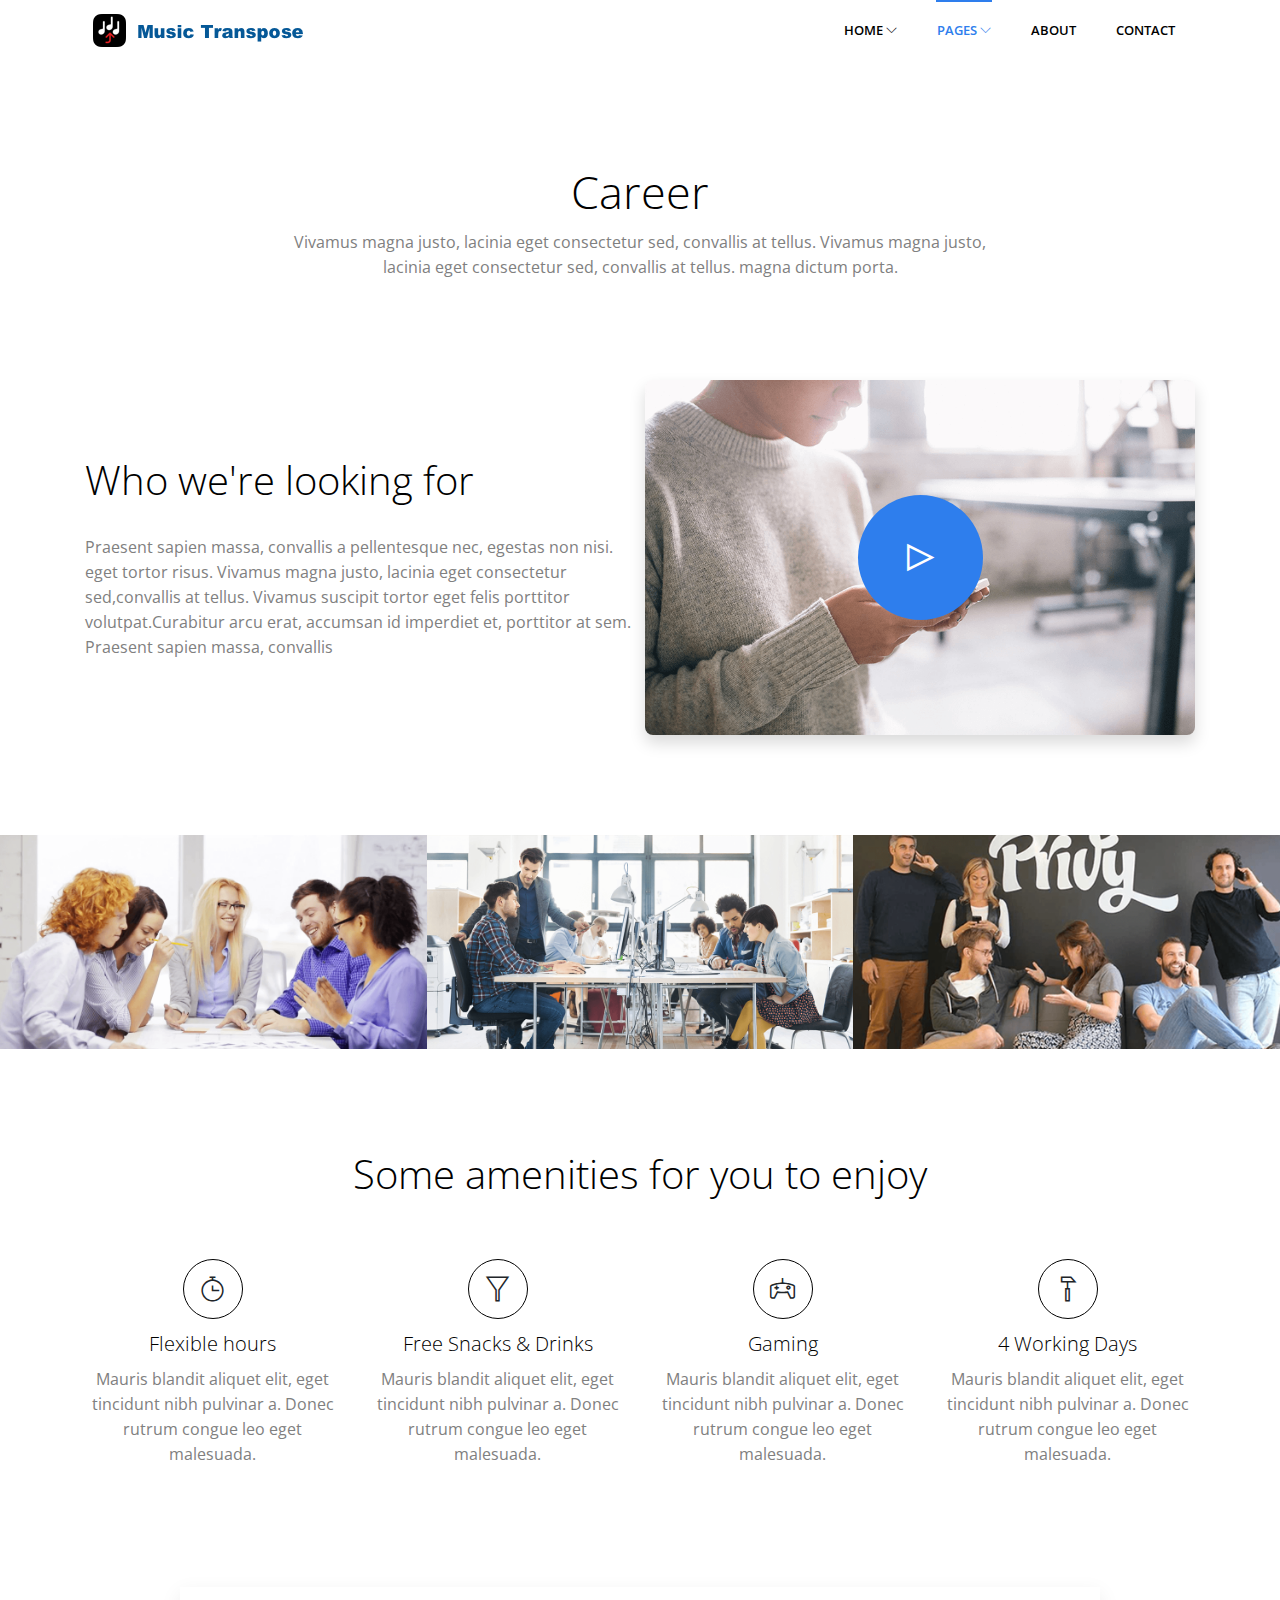
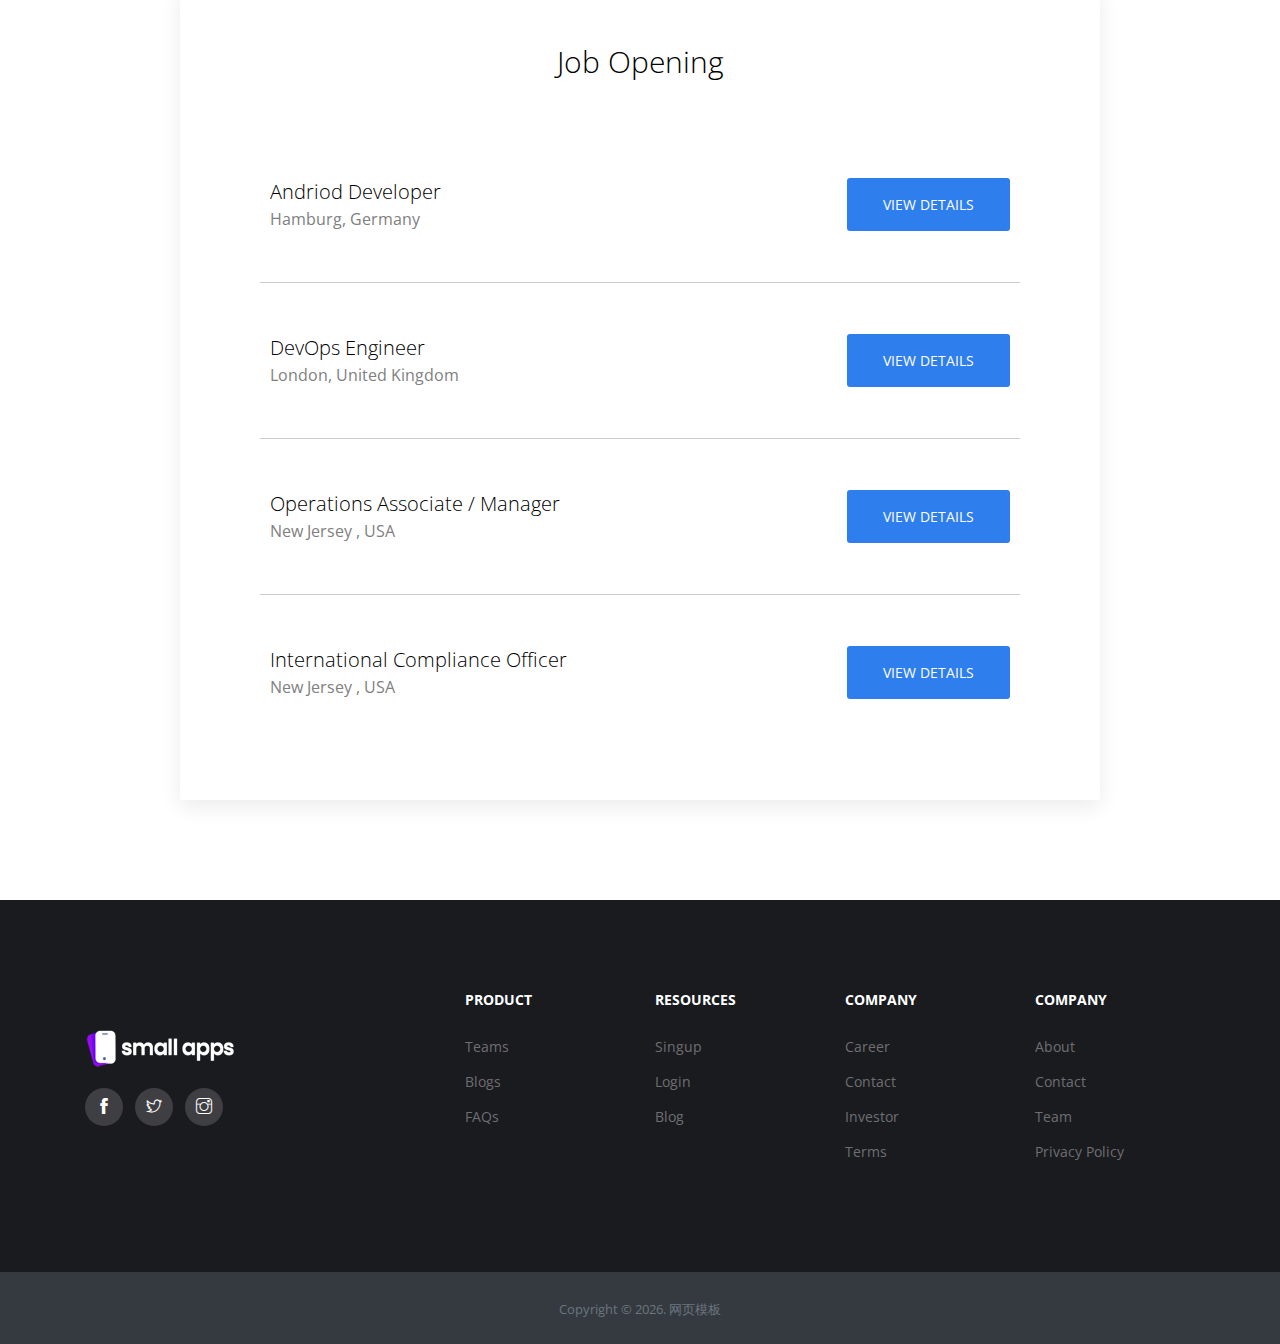
<file: career.html>
<!DOCTYPE html>

<html lang="en">
<head>

  <!-- Basic Page Needs
  ================================================== -->
  <meta charset="utf-8">
  <title>Small Apps | Bootstrap App Landing Template</title>

  <!-- Mobile Specific Metas
  ================================================== -->
  <meta http-equiv="X-UA-Compatible" content="IE=edge">
  <meta name="description" content="Bootstrap App Landing Template">
  <meta name="viewport" content="width=device-width, initial-scale=1.0, maximum-scale=5.0">
  <!-- Favicon -->
  <link rel="shortcut icon" type="image/x-icon" href="images/favicon.png" />
  
  <!-- PLUGINS CSS STYLE -->
  <link rel="stylesheet" href="plugins/bootstrap/bootstrap.min.css">
  <link rel="stylesheet" href="plugins/themify-icons/themify-icons.css">
  <link rel="stylesheet" href="plugins/slick/slick.css">
  <link rel="stylesheet" href="plugins/slick/slick-theme.css">
  <link rel="stylesheet" href="plugins/fancybox/jquery.fancybox.min.css">
  <link rel="stylesheet" href="plugins/aos/aos.css">

  <!-- CUSTOM CSS -->
  <link href="css/style.css" rel="stylesheet">

</head>

<body class="body-wrapper" data-spy="scroll" data-target=".privacy-nav">


<nav class="navbar main-nav navbar-expand-lg px-2 px-sm-0 py-2 py-lg-0">
  <div class="container">
    <a class="navbar-brand" href="index.html"><img src="images/logo.png" alt="logo"></a>
    <button class="navbar-toggler" type="button" data-toggle="collapse" data-target="#navbarNav"
      aria-controls="navbarNav" aria-expanded="false" aria-label="Toggle navigation">
      <span class="ti-menu"></span>
    </button>
    <div class="collapse navbar-collapse" id="navbarNav">
      <ul class="navbar-nav ml-auto">
        <li class="nav-item dropdown @@home">
          <a class="nav-link dropdown-toggle" href="#" data-toggle="dropdown">Home
            <span><i class="ti-angle-down"></i></span>
          </a>
          <!-- Dropdown list -->
          <ul class="dropdown-menu">
            <li><a class="dropdown-item @@home1" href="index.html">Homepage</a></li>
            <li><a class="dropdown-item" href="homepage-2.html">Homepage 2</a></li>
            <li><a class="dropdown-item @@home3" href="homepage-3.html">Homepage 3</a></li>

            <li class="dropdown dropdown-submenu dropright">
              <a class="dropdown-item dropdown-toggle" href="#!" id="dropdown0301" role="button"
                data-toggle="dropdown" aria-haspopup="true" aria-expanded="false">Sub Menu</a>

              <ul class="dropdown-menu" aria-labelledby="dropdown0301">
                <li><a class="dropdown-item" href="index.html">Submenu 11</a></li>
                <li><a class="dropdown-item" href="index.html">Submenu 12</a></li>
              </ul>
            </li>
          </ul>
        </li>
        <li class="nav-item dropdown active">
          <a class="nav-link dropdown-toggle" href="#" data-toggle="dropdown">Pages
            <span><i class="ti-angle-down"></i></span>
          </a>
          <!-- Dropdown list -->
          <ul class="dropdown-menu">
            <li><a class="dropdown-item @@team" href="team.html">Team</a></li>
            <li><a class="dropdown-item active" href="career.html">Career</a></li>
            <li><a class="dropdown-item @@blog" href="blog.html">Blog</a></li>
            <li><a class="dropdown-item @@blogSingle" href="blog-single.html">Blog Single</a></li>
            <li><a class="dropdown-item @@privacy" href="privacy-policy.html">Privacy</a></li>
            <li><a class="dropdown-item @@faq" href="FAQ.html">FAQ</a></li>
            <li><a class="dropdown-item" href="sign-in.html">Sign In</a></li>
            <li><a class="dropdown-item" href="sign-up.html">Sign Up</a></li>
            <li><a class="dropdown-item" href="404.html">404</a></li>
            <li><a class="dropdown-item" href="comming-soon.html">Coming Soon</a></li>

            <li class="dropdown dropdown-submenu dropleft">
              <a class="dropdown-item dropdown-toggle" href="#!" id="dropdown0501" role="button"
                data-toggle="dropdown" aria-haspopup="true" aria-expanded="false">Sub Menu</a>

              <ul class="dropdown-menu" aria-labelledby="dropdown0501">
                <li><a class="dropdown-item" href="index.html">Submenu 21</a></li>
                <li><a class="dropdown-item" href="index.html">Submenu 22</a></li>
              </ul>
            </li>
          </ul>
        </li>
        <li class="nav-item @@about">
          <a class="nav-link" href="about.html">About</a>
        </li>
        <li class="nav-item @@contact">
          <a class="nav-link" href="contact.html">Contact</a>
        </li>
      </ul>
    </div>
  </div>
</nav>

<!--================================
=            Page Title            =
=================================-->

<section class="section page-title">
	<div class="container">
		<div class="row">
			<div class="col-sm-8 m-auto">
				<!-- Page Title -->
				<h1>Career</h1>
				<!-- Page Description -->
				<p>Vivamus magna justo, lacinia eget consectetur sed, convallis at tellus. Vivamus magna justo, lacinia eget consectetur sed, convallis at tellus. magna dictum porta.</p>
			</div>
		</div>
	</div>
</section>

<!--====  End of Page Title  ====-->



<!--==================================
=            Career Promo            =
===================================-->
<section class="section career-featured pt-0">
	<div class="container">
		<div class="row">
			<div class="col-md-12">
				<div class="block">
					<!-- written-content -->
					<div class="content">
						<!-- Career heading -->
						<h2>Who we're looking for</h2>
						<!-- Career Description -->
						<p>Praesent sapien massa, convallis a pellentesque nec, egestas non nisi. eget tortor risus. Vivamus magna justo, lacinia eget consectetur sed,convallis at tellus. Vivamus suscipit tortor eget felis porttitor volutpat.Curabitur arcu erat, accumsan id imperdiet et, porttitor at sem. Praesent sapien massa, convallis</p>
					</div>
					<!-- Promo Video -->
					<div class="video">
						<!-- Video Thumb -->
						<img class="img-fluid shadow" src="images/thumbs/promo-video-thumbnail.jpg" alt="video-thumbnail">
						<!-- Video Button -->
						<div class="video-button video-box">
							<a href="javascript:void(0)">
								<i class="ti-control-play" data-video="#"></i>
							</a>
						</div>
					</div>
				</div>
			</div>
		</div>
	</div>
</section>
<!--====  End of Career Promo  ====-->

<!--=============================
=            Gallery            =
==============================-->
<section class="gallery">
	<div class="container-fluid p-0">
		<div class="row no-gutters">
			<div class="col-md-4">
				<div class="image">
					<img data-fancybox="gallery" href="images/gallery/gallery-01.jpg" class="img-fluid" src="images/gallery/gallery-01.jpg" alt="">
				</div>
			</div>
			<div class="col-md-4">
				<div class="image">
					<img data-fancybox="gallery" href="images/gallery/gallery-02.jpg" class="img-fluid" src="images/gallery/gallery-02.jpg" alt="">
				</div>
			</div>
			<div class="col-md-4">
				<div class="image">
					<img data-fancybox="gallery" href="images/gallery/gallery-03.jpg" class="img-fluid" src="images/gallery/gallery-03.jpg" alt="">
				</div>
			</div>
		</div>
	</div>
</section>
<!--====  End of Gallery  ====-->

<!--===============================
=            Fun Facts            =
================================-->
<section class="company-fun-facts section">
	<div class="container">
		<div class="row">
			<div class="col-12 text-center">
				<h2>Some amenities for you to enjoy</h2>
			</div>
		</div>
		<div class="row">		
			<div class="col-lg-3 col-md-6">
				<div class="fun-fact">
					<!-- Icon -->
					<i class="ti-timer"></i>
					<h3>Flexible hours</h3>
					<p>Mauris blandit aliquet elit, eget tincidunt nibh pulvinar a. Donec rutrum congue leo eget malesuada.</p>
				</div>
			</div>
			<div class="col-lg-3 col-md-6">
				<div class="fun-fact">
					<!-- Icon -->
					<i class="ti-filter"></i>
					<h3>Free Snacks & Drinks</h3>
					<p>Mauris blandit aliquet elit, eget tincidunt nibh pulvinar a. Donec rutrum congue leo eget malesuada.</p>
				</div>
			</div>
			<div class="col-lg-3 col-md-6">
				<div class="fun-fact">
					<!-- Icon -->
					<i class="ti-game"></i>
					<h3>Gaming</h3>
					<p>Mauris blandit aliquet elit, eget tincidunt nibh pulvinar a. Donec rutrum congue leo eget malesuada.</p>
				</div>
			</div>
			<div class="col-lg-3 col-md-6">
				<div class="fun-fact">
					<!-- Icon -->
					<i class="ti-hummer"></i>
					<h3>4 Working Days</h3>
					<p>Mauris blandit aliquet elit, eget tincidunt nibh pulvinar a. Donec rutrum congue leo eget malesuada.</p>
				</div>
			</div>
		</div>
	</div>
</section>
<!--====  End of Fun Facts  ====-->

<!--===============================
=            Job lists            =
================================-->
<section class="job-list section pt-0">
	<div class="container">
		<div class="row">
			<div class="col-12 col-lg-10 m-auto">
				<div class="block">
					<div class="title text-center">
						<h2>Job Opening</h2>
					</div>
					<!-- Job List -->
					<div class="job">
						<div class="content">
							<!-- Job Title -->
							<h3>Andriod Developer</h3>
							<!-- Location -->
							<p>Hamburg, Germany</p>
						</div>
						<!-- Action Button -->
						<div class="apply-button">
							<a href="#" class="btn btn-main-sm" data-toggle="modal" data-target="#android-developer">View Details</a>
							<!-- Modal -->
<div class="modal fade jd-modal" id="android-developer" tabindex="-1">
  <div class="modal-dialog modal-lg">
    <div class="modal-content">
      <div class="modal-header">
        <h5 class="modal-title">Android Developer</h5>
        <button type="button" class="close" data-dismiss="modal">
          <span>&times;</span>
        </button>
      </div>
      <div class="modal-body">
          <!-- Location -->
          <div class="block-2">
            <div class="title">
              <p>Location</p>
            </div>
            <div class="details">
              <p>Hamburg, Germany</p>
            </div>
          </div>
          <!-- About -->
          <div class="block-2">
            <div class="title">
              <p>About You</p>
            </div>
            <div class="details">
              <p>With experience in creating visual directions for tech products, you are able to set the standard and lead designers along the way. You are not only able to execute beautiful user experiences yourself but communicate those concepts to the team and clients.</p>
            </div>
          </div>
          <!-- About -->
          <div class="block-2">
            <div class="title">
              <p>You will need to Have</p>
            </div>
            <div class="details">
              <ul>
                <li><span class="ti-forward"></span>3+ years Development experience in a startup environment</li>
                <li><span class="ti-forward"></span>Strong knowledge of iOS, Android & Web Platforms</li>
                <li><span class="ti-forward"></span>Dynamic presentation and communication skills</li>
                <li><span class="ti-forward"></span>Self-motivation: You manage your own milestones, deadlines, and priorities</li>
              </ul>
            </div>
          </div>
          <!-- Applictaion Title -->
          <div class="form-title">
            <h3>Apply Now</h3>
          </div>
          <!-- Application Form -->
          <form action="#">
            <div class="row">
              <!-- Name -->
              <div class="col-lg-6 col-md-12">
                <input class="form-control main" type="text" placeholder="Name" required>
              </div>
              <!-- Email Address -->
              <div class="col-lg-6 col-md-12">
                <input class="form-control main" type="email" placeholder="Email Address" required>
              </div>
              <!-- Portfolio -->
              <div class="col-lg-6 col-md-12">
                <input class="form-control main" type="text" placeholder="Portfolio Website Link" required>
              </div>
              <!-- Github -->
              <div class="col-lg-6 col-md-12">
                <input class="form-control main" type="text" placeholder="Github/Stackoverflow Link" required>
              </div>
              <!-- About You -->
              <div class="col-md-12">
                <textarea class="form-control main" name="about" id="" rows="10" placeholder="Write Something About You"></textarea>
              </div>
              <!-- Submit Button -->
              <div class="col-12 text-right">
                <button class="btn btn-main-md">Apply Now</button>
              </div>
            </div>
          </form>
      </div>
    </div>
  </div>
</div>
						</div>
					</div>
					<div class="job">
						<div class="content">
							<!-- Job Title -->
							<h3>DevOps Engineer</h3>
							<!-- Location -->
							<p>London, United Kingdom</p>
						</div>
						<!-- Action Button -->
						<div class="apply-button">
							<a href="#" class="btn btn-main-sm" data-toggle="modal" data-target="#android-developer">View Details</a>
						</div>
					</div>
					<div class="job">
						<div class="content">
							<!-- Job Title -->
							<h3>Operations Associate / Manager </h3>
							<!-- Location -->
							<p>New Jersey , USA</p>
						</div>
						<!-- Action Button -->
						<div class="apply-button">
							<a href="#" class="btn btn-main-sm" data-toggle="modal" data-target="#android-developer">View Details</a>
						</div>
					</div>
					<div class="job">
						<div class="content">
							<!-- Job Title -->
							<h3>International Compliance Officer</h3>
							<!-- Location -->
							<p>New Jersey , USA</p>
						</div>
						<!-- Action Button -->
						<div class="apply-button">
							<a href="#" class="btn btn-main-sm" data-toggle="modal" data-target="#android-developer">View Details</a>
						</div>
					</div>
				</div>
			</div>
		</div>
	</div>
</section>
<!--====  End of Job lists  ====-->

<!--============================
=            Footer            =
=============================-->
<footer>
  <div class="footer-main">
    <div class="container">
      <div class="row">
        <div class="col-lg-4 col-md-12 m-md-auto align-self-center">
          <div class="block">
            <a href="index.html"><img src="images/logo-alt.png" alt="footer-logo"></a>
            <!-- Social Site Icons -->
            <ul class="social-icon list-inline">
              <li class="list-inline-item">
                <a href="#"><i class="ti-facebook"></i></a>
              </li>
              <li class="list-inline-item">
                <a href="#"><i class="ti-twitter"></i></a>
              </li>
              <li class="list-inline-item">
                <a href="#"><i class="ti-instagram"></i></a>
              </li>
            </ul>
          </div>
        </div>
        <div class="col-lg-2 col-md-3 col-6 mt-5 mt-lg-0">
          <div class="block-2">
            <!-- heading -->
            <h6>Product</h6>
            <!-- links -->
            <ul>
              <li><a href="team.html">Teams</a></li>
              <li><a href="blog.html">Blogs</a></li>
              <li><a href="FAQ.html">FAQs</a></li>
            </ul>
          </div>
        </div>
        <div class="col-lg-2 col-md-3 col-6 mt-5 mt-lg-0">
          <div class="block-2">
            <!-- heading -->
            <h6>Resources</h6>
            <!-- links -->
            <ul>
              <li><a href="sign-up.html">Singup</a></li>
              <li><a href="sign-in.html">Login</a></li>
              <li><a href="blog.html">Blog</a></li>
            </ul>
          </div>
        </div>
        <div class="col-lg-2 col-md-3 col-6 mt-5 mt-lg-0">
          <div class="block-2">
            <!-- heading -->
            <h6>Company</h6>
            <!-- links -->
            <ul>
              <li><a href="career.html">Career</a></li>
              <li><a href="contact.html">Contact</a></li>
              <li><a href="team.html">Investor</a></li>
              <li><a href="privacy.html">Terms</a></li>
            </ul>
          </div>
        </div>
        <div class="col-lg-2 col-md-3 col-6 mt-5 mt-lg-0">
          <div class="block-2">
            <!-- heading -->
            <h6>Company</h6>
            <!-- links -->
            <ul>
              <li><a href="about.html">About</a></li>
              <li><a href="contact.html">Contact</a></li>
              <li><a href="team.html">Team</a></li>
              <li><a href="privacy-policy.html">Privacy Policy</a></li>
            </ul>
          </div>
        </div>
      </div>
    </div>
  </div>
  <div class="text-center bg-dark py-4">
    <small class="text-secondary">Copyright &copy; <script>document.write(new Date().getFullYear())</script>. <a target="_blank" href="http://www.mobanwang.com/" title="网页模板">网页模板</a></small class="text-secondary">
  </div>
</footer>


  <!-- To Top -->
  <div class="scroll-top-to">
    <i class="ti-angle-up"></i>
  </div>
  
  <!-- JAVASCRIPTS -->
  <script src="plugins/jquery/jquery.min.js"></script>
  <script src="plugins/bootstrap/bootstrap.min.js"></script>
  <script src="plugins/slick/slick.min.js"></script>
  <script src="plugins/fancybox/jquery.fancybox.min.js"></script>
  <script src="plugins/syotimer/jquery.syotimer.min.js"></script>
  <script src="plugins/aos/aos.js"></script>
  <script src="js/script.js"></script>
</body>

</html>
</file>
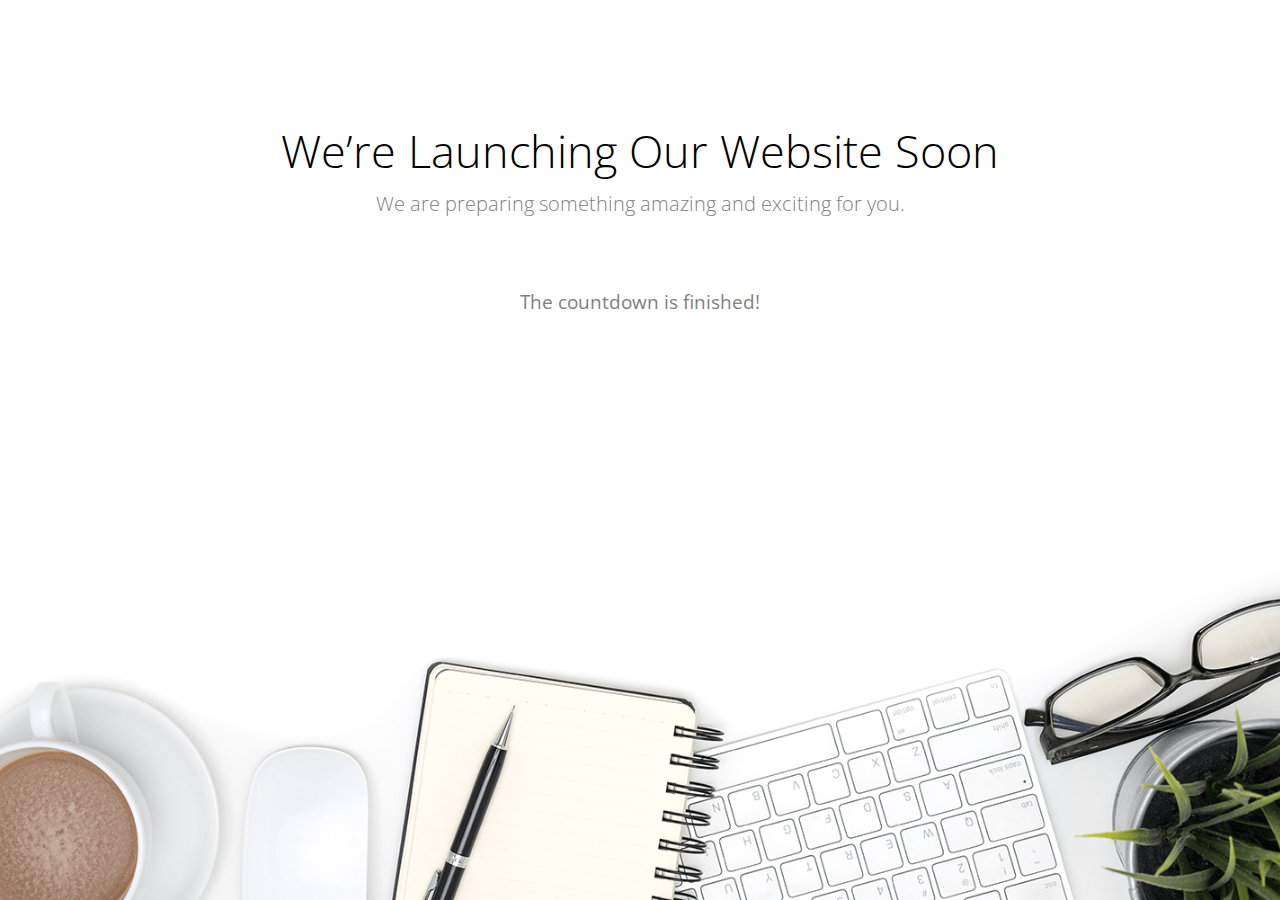
<file: comming-soon.html>
<!DOCTYPE html>

<html lang="en">
<head>

  <!-- Basic Page Needs
  ================================================== -->
  <meta charset="utf-8">
  <title>Small Apps | Bootstrap App Landing Template</title>

  <!-- Mobile Specific Metas
  ================================================== -->
  <meta http-equiv="X-UA-Compatible" content="IE=edge">
  <meta name="description" content="Bootstrap App Landing Template">
  <meta name="viewport" content="width=device-width, initial-scale=1.0, maximum-scale=5.0">
  <!-- Favicon -->
  <link rel="shortcut icon" type="image/x-icon" href="images/favicon.png" />
  
  <!-- PLUGINS CSS STYLE -->
  <link rel="stylesheet" href="plugins/bootstrap/bootstrap.min.css">
  <link rel="stylesheet" href="plugins/themify-icons/themify-icons.css">
  <link rel="stylesheet" href="plugins/slick/slick.css">
  <link rel="stylesheet" href="plugins/slick/slick-theme.css">
  <link rel="stylesheet" href="plugins/fancybox/jquery.fancybox.min.css">
  <link rel="stylesheet" href="plugins/aos/aos.css">

  <!-- CUSTOM CSS -->
  <link href="css/style.css" rel="stylesheet">

</head>

<body class="body-wrapper" data-spy="scroll" data-target=".privacy-nav">


<section class="coming-soon bg-coming-soon text-center">
	<div class="container">
		<div class="row">
			<div class="col-md-12 text-center">
				<div class="block">
					<h1>We’re Launching Our Website Soon</h1>
					<h3>We are preparing something amazing and exciting for you.</h3>
					<div class="count-down">
						<div class="syotimer">
							<div class="your_selector_to_countdown" id="simple-timer"></div>
						</div>
					</div>
				</div>
			</div>
		</div>
	</div>
</section>


  <!-- To Top -->
  <div class="scroll-top-to">
    <i class="ti-angle-up"></i>
  </div>
  
  <!-- JAVASCRIPTS -->
  <script src="plugins/jquery/jquery.min.js"></script>
  <script src="plugins/bootstrap/bootstrap.min.js"></script>
  <script src="plugins/slick/slick.min.js"></script>
  <script src="plugins/fancybox/jquery.fancybox.min.js"></script>
  <script src="plugins/syotimer/jquery.syotimer.min.js"></script>
  <script src="plugins/aos/aos.js"></script>
  <script src="js/script.js"></script>
</body>

</html>
</file>
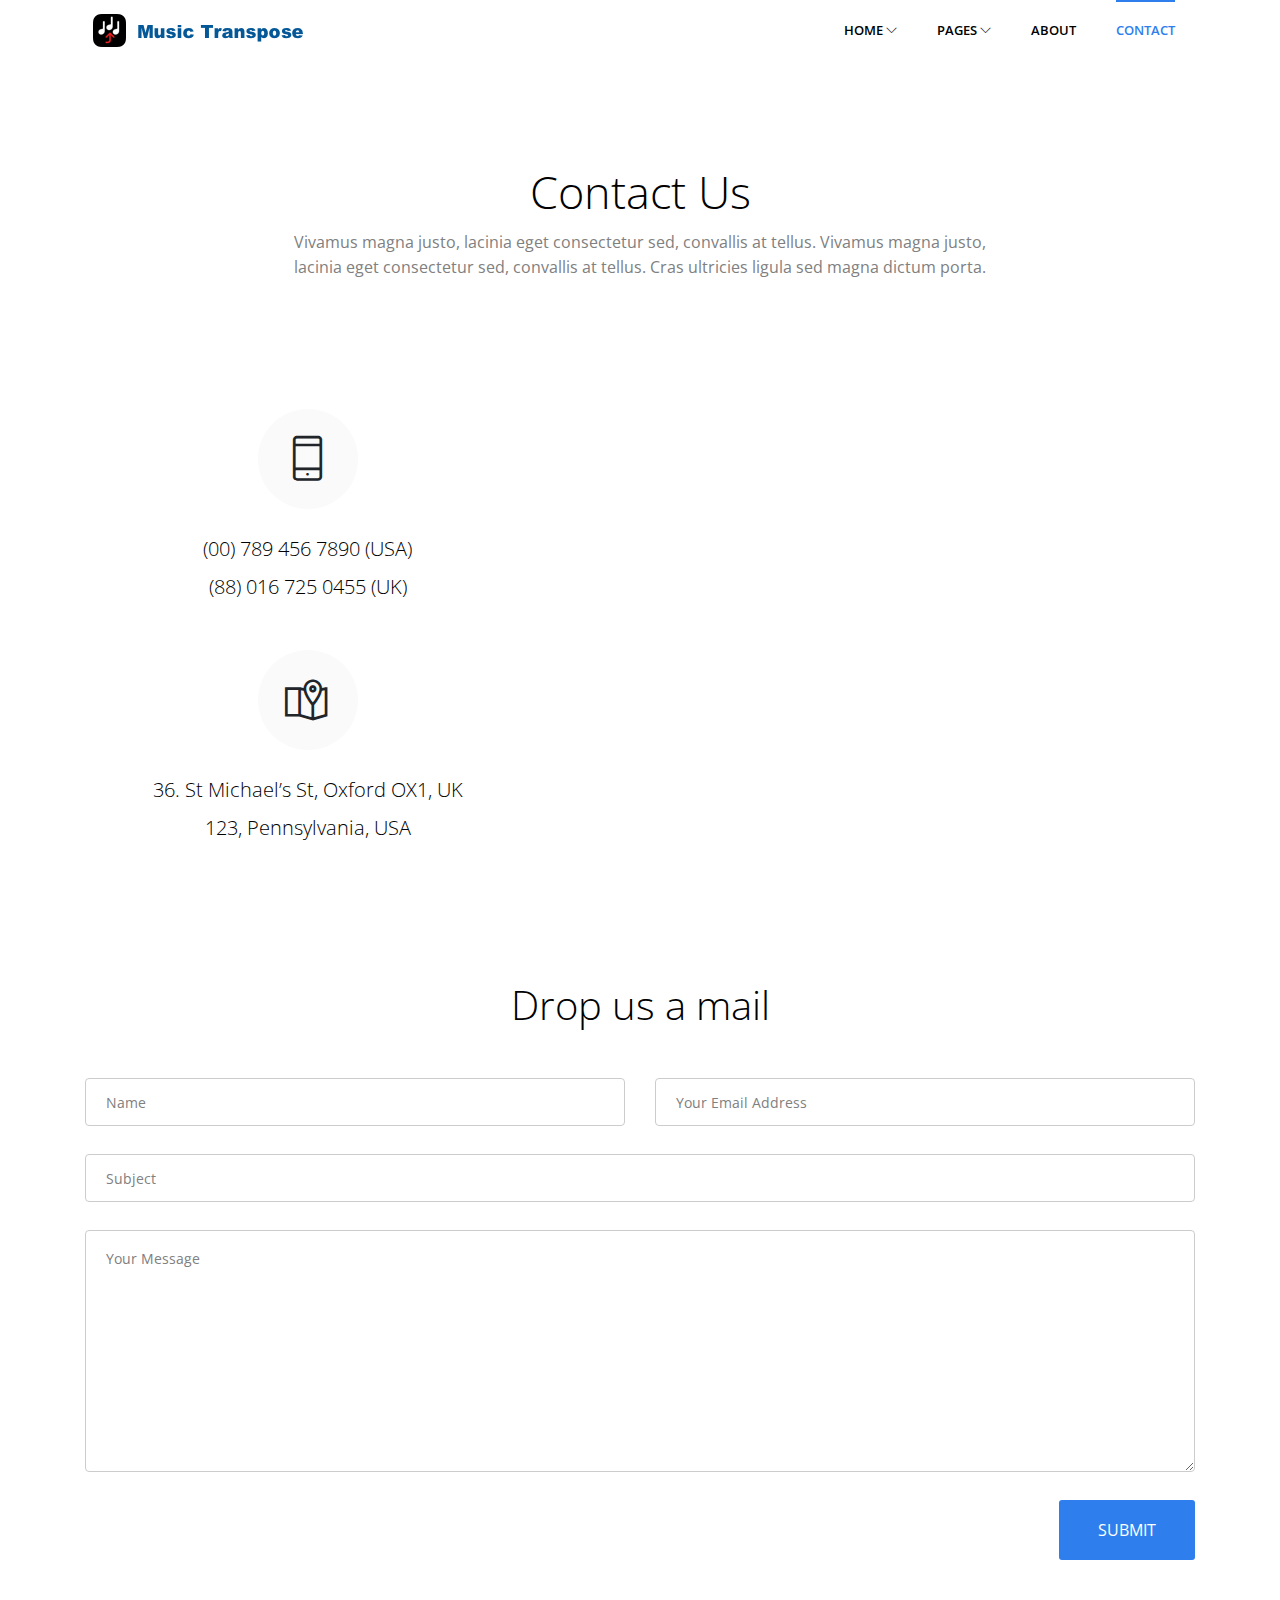
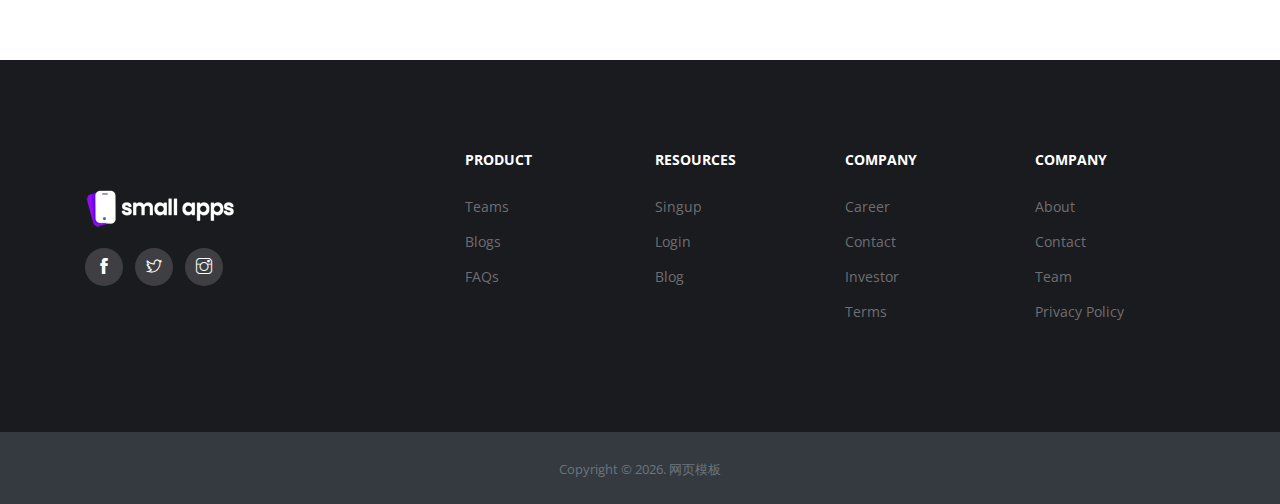
<file: contact.html>
<!DOCTYPE html>

<html lang="en">
<head>

  <!-- Basic Page Needs
  ================================================== -->
  <meta charset="utf-8">
  <title>Small Apps | Bootstrap App Landing Template</title>

  <!-- Mobile Specific Metas
  ================================================== -->
  <meta http-equiv="X-UA-Compatible" content="IE=edge">
  <meta name="description" content="Bootstrap App Landing Template">
  <meta name="viewport" content="width=device-width, initial-scale=1.0, maximum-scale=5.0">
  <!-- Favicon -->
  <link rel="shortcut icon" type="image/x-icon" href="images/favicon.png" />
  
  <!-- PLUGINS CSS STYLE -->
  <link rel="stylesheet" href="plugins/bootstrap/bootstrap.min.css">
  <link rel="stylesheet" href="plugins/themify-icons/themify-icons.css">
  <link rel="stylesheet" href="plugins/slick/slick.css">
  <link rel="stylesheet" href="plugins/slick/slick-theme.css">
  <link rel="stylesheet" href="plugins/fancybox/jquery.fancybox.min.css">
  <link rel="stylesheet" href="plugins/aos/aos.css">

  <!-- CUSTOM CSS -->
  <link href="css/style.css" rel="stylesheet">

</head>

<body class="body-wrapper" data-spy="scroll" data-target=".privacy-nav">


<nav class="navbar main-nav navbar-expand-lg px-2 px-sm-0 py-2 py-lg-0">
  <div class="container">
    <a class="navbar-brand" href="index.html"><img src="images/logo.png" alt="logo"></a>
    <button class="navbar-toggler" type="button" data-toggle="collapse" data-target="#navbarNav"
      aria-controls="navbarNav" aria-expanded="false" aria-label="Toggle navigation">
      <span class="ti-menu"></span>
    </button>
    <div class="collapse navbar-collapse" id="navbarNav">
      <ul class="navbar-nav ml-auto">
        <li class="nav-item dropdown @@home">
          <a class="nav-link dropdown-toggle" href="#" data-toggle="dropdown">Home
            <span><i class="ti-angle-down"></i></span>
          </a>
          <!-- Dropdown list -->
          <ul class="dropdown-menu">
            <li><a class="dropdown-item @@home1" href="index.html">Homepage</a></li>
            <li><a class="dropdown-item" href="homepage-2.html">Homepage 2</a></li>
            <li><a class="dropdown-item @@home3" href="homepage-3.html">Homepage 3</a></li>

            <li class="dropdown dropdown-submenu dropright">
              <a class="dropdown-item dropdown-toggle" href="#!" id="dropdown0301" role="button"
                data-toggle="dropdown" aria-haspopup="true" aria-expanded="false">Sub Menu</a>

              <ul class="dropdown-menu" aria-labelledby="dropdown0301">
                <li><a class="dropdown-item" href="index.html">Submenu 11</a></li>
                <li><a class="dropdown-item" href="index.html">Submenu 12</a></li>
              </ul>
            </li>
          </ul>
        </li>
        <li class="nav-item dropdown @@pages">
          <a class="nav-link dropdown-toggle" href="#" data-toggle="dropdown">Pages
            <span><i class="ti-angle-down"></i></span>
          </a>
          <!-- Dropdown list -->
          <ul class="dropdown-menu">
            <li><a class="dropdown-item @@team" href="team.html">Team</a></li>
            <li><a class="dropdown-item @@career" href="career.html">Career</a></li>
            <li><a class="dropdown-item @@blog" href="blog.html">Blog</a></li>
            <li><a class="dropdown-item @@blogSingle" href="blog-single.html">Blog Single</a></li>
            <li><a class="dropdown-item @@privacy" href="privacy-policy.html">Privacy</a></li>
            <li><a class="dropdown-item @@faq" href="FAQ.html">FAQ</a></li>
            <li><a class="dropdown-item" href="sign-in.html">Sign In</a></li>
            <li><a class="dropdown-item" href="sign-up.html">Sign Up</a></li>
            <li><a class="dropdown-item" href="404.html">404</a></li>
            <li><a class="dropdown-item" href="comming-soon.html">Coming Soon</a></li>

            <li class="dropdown dropdown-submenu dropleft">
              <a class="dropdown-item dropdown-toggle" href="#!" id="dropdown0501" role="button"
                data-toggle="dropdown" aria-haspopup="true" aria-expanded="false">Sub Menu</a>

              <ul class="dropdown-menu" aria-labelledby="dropdown0501">
                <li><a class="dropdown-item" href="index.html">Submenu 21</a></li>
                <li><a class="dropdown-item" href="index.html">Submenu 22</a></li>
              </ul>
            </li>
          </ul>
        </li>
        <li class="nav-item @@about">
          <a class="nav-link" href="about.html">About</a>
        </li>
        <li class="nav-item active">
          <a class="nav-link" href="contact.html">Contact</a>
        </li>
      </ul>
    </div>
  </div>
</nav>

<!--================================
=            Page Title            =
=================================-->

<section class="section page-title">
	<div class="container">
		<div class="row">
			<div class="col-sm-8 m-auto">
				<!-- Page Title -->
				<h1>Contact Us</h1>
				<!-- Page Description -->
				<p>Vivamus magna justo, lacinia eget consectetur sed, convallis at tellus. Vivamus magna justo, lacinia eget consectetur sed, convallis at tellus. Cras ultricies ligula sed magna dictum porta.</p>
			</div>
		</div>
	</div>
</section>

<!--====  End of Page Title  ====-->


<!--=====================================
=            Address and Map            =
======================================-->
<section class="address">
	<div class="container">
		<div class="row">
			<div class="col-lg-5 align-self-center">
				<div class="block">
					<div class="address-block text-center mb-5">
						<div class="icon">
							<i class="ti-mobile"></i>
						</div>
						<div class="details">
							<h3>(00) 789 456 7890 (USA)</h3>
							<h3>(88) 016 725 0455 (UK)</h3>
						</div>
					</div>
					<div class="address-block text-center">
						<div class="icon">
							<i class="ti-map-alt"></i>
						</div>
						<div class="details">
							<h3>36. St Michael’s St, Oxford OX1, UK</h3>
							<h3>123, Pennsylvania, USA</h3>
						</div>
					</div>
				</div>
			</div>
			<div class="col-lg-7 mt-5 mt-lg-0">
				<div class="google-map">
					<!-- Google Map -->
					<div id="map_canvas"><iframe src="https://www.amap.com/" width="100%" height="100%" frameborder="0" style="border:0" sandbox=""></iframe></div>
				</div>
			</div>
		</div>
	</div>
</section>

<!--====  End of Address and Map  ====-->
<section class="contact-form section">
	<div class="container">
		<div class="row">
			<div class="col-12">
				<h2 class="mb-5 text-center">Drop us a mail</h2>
			</div>
			<div class="col-12">
				<form action="">
					<div class="row">
						<!-- Name -->
						<div class="col-md-6 mb-2">
							<input class="form-control main" type="text" placeholder="Name" required>
						</div>
						<!-- Email -->
						<div class="col-md-6 mb-2">
							<input class="form-control main" type="email" placeholder="Your Email Address" required>
						</div>
						<!-- subject -->
						<div class="col-md-12 mb-2">
							<input class="form-control main" type="text" placeholder="Subject" required>
						</div>
						<!-- Message -->
						<div class="col-md-12 mb-2">
							<textarea class="form-control main" name="message" rows="10" placeholder="Your Message"></textarea>
						</div>
						<!-- Submit Button -->
						<div class="col-12 text-right">
							<button class="btn btn-main-md">Submit</button>
						</div>
					</div>
				</form>
			</div>
		</div>
	</div>
</section>

<!--============================
=            Footer            =
=============================-->
<footer>
  <div class="footer-main">
    <div class="container">
      <div class="row">
        <div class="col-lg-4 col-md-12 m-md-auto align-self-center">
          <div class="block">
            <a href="index.html"><img src="images/logo-alt.png" alt="footer-logo"></a>
            <!-- Social Site Icons -->
            <ul class="social-icon list-inline">
              <li class="list-inline-item">
                <a href="#"><i class="ti-facebook"></i></a>
              </li>
              <li class="list-inline-item">
                <a href="#"><i class="ti-twitter"></i></a>
              </li>
              <li class="list-inline-item">
                <a href="#"><i class="ti-instagram"></i></a>
              </li>
            </ul>
          </div>
        </div>
        <div class="col-lg-2 col-md-3 col-6 mt-5 mt-lg-0">
          <div class="block-2">
            <!-- heading -->
            <h6>Product</h6>
            <!-- links -->
            <ul>
              <li><a href="team.html">Teams</a></li>
              <li><a href="blog.html">Blogs</a></li>
              <li><a href="FAQ.html">FAQs</a></li>
            </ul>
          </div>
        </div>
        <div class="col-lg-2 col-md-3 col-6 mt-5 mt-lg-0">
          <div class="block-2">
            <!-- heading -->
            <h6>Resources</h6>
            <!-- links -->
            <ul>
              <li><a href="sign-up.html">Singup</a></li>
              <li><a href="sign-in.html">Login</a></li>
              <li><a href="blog.html">Blog</a></li>
            </ul>
          </div>
        </div>
        <div class="col-lg-2 col-md-3 col-6 mt-5 mt-lg-0">
          <div class="block-2">
            <!-- heading -->
            <h6>Company</h6>
            <!-- links -->
            <ul>
              <li><a href="career.html">Career</a></li>
              <li><a href="contact.html">Contact</a></li>
              <li><a href="team.html">Investor</a></li>
              <li><a href="privacy.html">Terms</a></li>
            </ul>
          </div>
        </div>
        <div class="col-lg-2 col-md-3 col-6 mt-5 mt-lg-0">
          <div class="block-2">
            <!-- heading -->
            <h6>Company</h6>
            <!-- links -->
            <ul>
              <li><a href="about.html">About</a></li>
              <li><a href="contact.html">Contact</a></li>
              <li><a href="team.html">Team</a></li>
              <li><a href="privacy-policy.html">Privacy Policy</a></li>
            </ul>
          </div>
        </div>
      </div>
    </div>
  </div>
  <div class="text-center bg-dark py-4">
    <small class="text-secondary">Copyright &copy; <script>document.write(new Date().getFullYear())</script>. <a target="_blank" href="http://www.mobanwang.com/" title="网页模板">网页模板</a></small class="text-secondary">
  </div>
</footer>


  <!-- To Top -->
  <div class="scroll-top-to">
    <i class="ti-angle-up"></i>
  </div>
  
  <!-- JAVASCRIPTS -->
  <script src="plugins/jquery/jquery.min.js"></script>
  <script src="plugins/bootstrap/bootstrap.min.js"></script>
  <script src="plugins/slick/slick.min.js"></script>
  <script src="plugins/fancybox/jquery.fancybox.min.js"></script>
  <script src="plugins/syotimer/jquery.syotimer.min.js"></script>
  <script src="plugins/aos/aos.js"></script>
  <script src="js/script.js"></script>
</body>

</html>
</file>
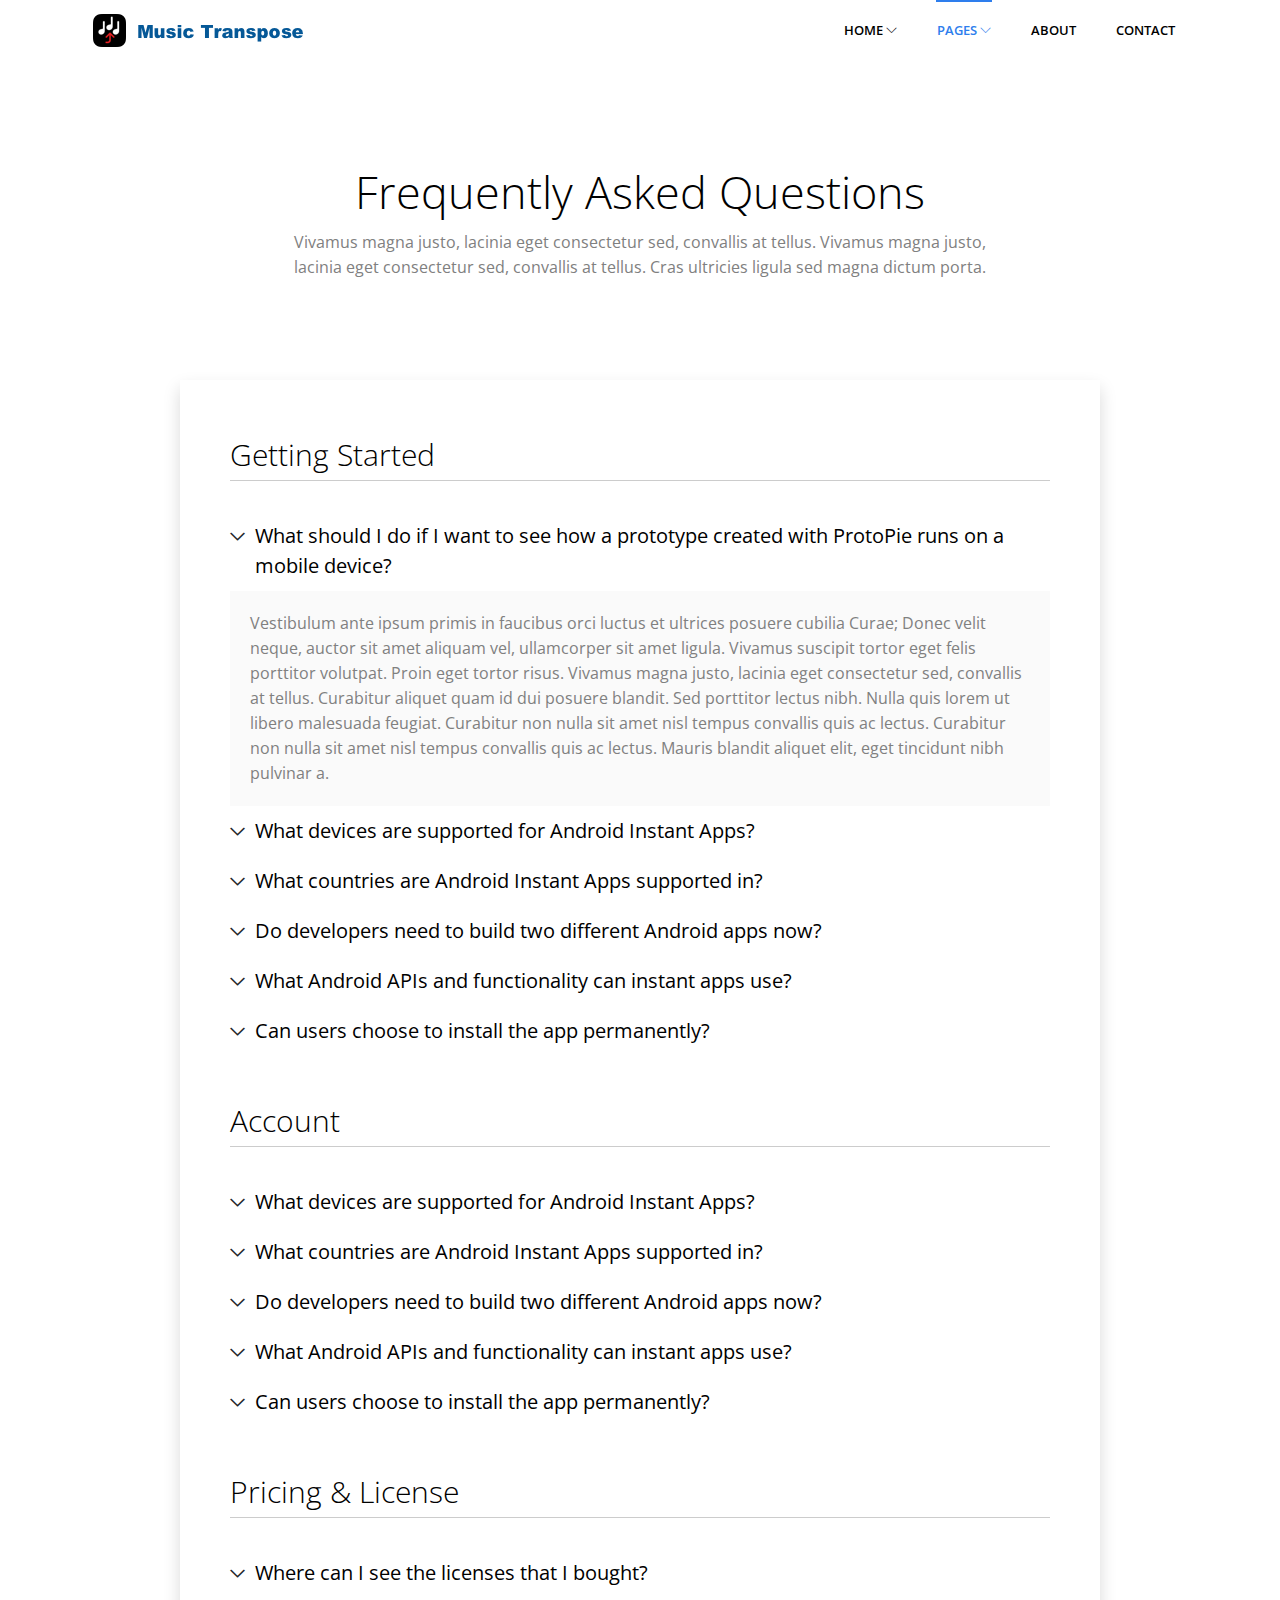
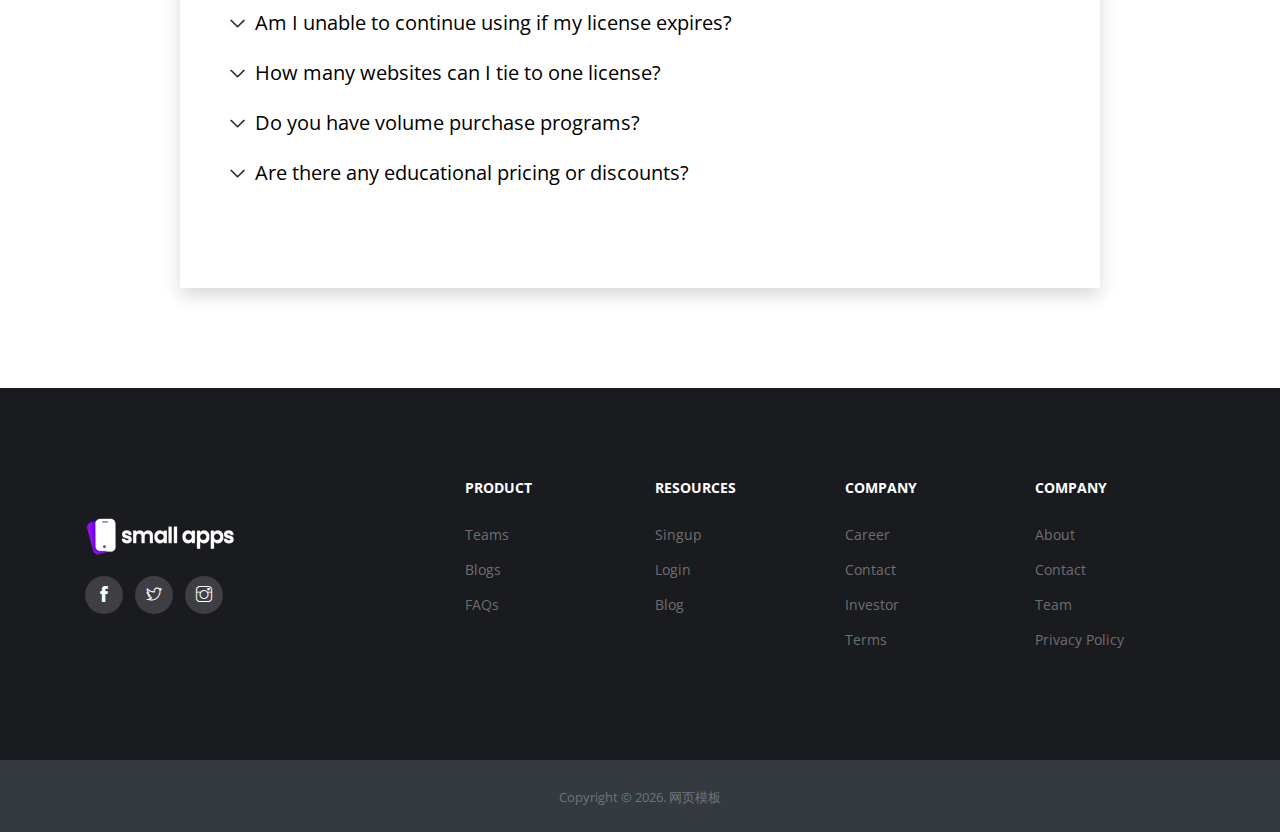
<file: FAQ.html>
<!DOCTYPE html>

<html lang="en">
<head>

  <!-- Basic Page Needs
  ================================================== -->
  <meta charset="utf-8">
  <title>Small Apps | Bootstrap App Landing Template</title>

  <!-- Mobile Specific Metas
  ================================================== -->
  <meta http-equiv="X-UA-Compatible" content="IE=edge">
  <meta name="description" content="Bootstrap App Landing Template">
  <meta name="viewport" content="width=device-width, initial-scale=1.0, maximum-scale=5.0">
  <!-- Favicon -->
  <link rel="shortcut icon" type="image/x-icon" href="images/favicon.png" />
  
  <!-- PLUGINS CSS STYLE -->
  <link rel="stylesheet" href="plugins/bootstrap/bootstrap.min.css">
  <link rel="stylesheet" href="plugins/themify-icons/themify-icons.css">
  <link rel="stylesheet" href="plugins/slick/slick.css">
  <link rel="stylesheet" href="plugins/slick/slick-theme.css">
  <link rel="stylesheet" href="plugins/fancybox/jquery.fancybox.min.css">
  <link rel="stylesheet" href="plugins/aos/aos.css">

  <!-- CUSTOM CSS -->
  <link href="css/style.css" rel="stylesheet">

</head>

<body class="body-wrapper" data-spy="scroll" data-target=".privacy-nav">


<nav class="navbar main-nav navbar-expand-lg px-2 px-sm-0 py-2 py-lg-0">
  <div class="container">
    <a class="navbar-brand" href="index.html"><img src="images/logo.png" alt="logo"></a>
    <button class="navbar-toggler" type="button" data-toggle="collapse" data-target="#navbarNav"
      aria-controls="navbarNav" aria-expanded="false" aria-label="Toggle navigation">
      <span class="ti-menu"></span>
    </button>
    <div class="collapse navbar-collapse" id="navbarNav">
      <ul class="navbar-nav ml-auto">
        <li class="nav-item dropdown @@home">
          <a class="nav-link dropdown-toggle" href="#" data-toggle="dropdown">Home
            <span><i class="ti-angle-down"></i></span>
          </a>
          <!-- Dropdown list -->
          <ul class="dropdown-menu">
            <li><a class="dropdown-item @@home1" href="index.html">Homepage</a></li>
            <li><a class="dropdown-item" href="homepage-2.html">Homepage 2</a></li>
            <li><a class="dropdown-item @@home3" href="homepage-3.html">Homepage 3</a></li>

            <li class="dropdown dropdown-submenu dropright">
              <a class="dropdown-item dropdown-toggle" href="#!" id="dropdown0301" role="button"
                data-toggle="dropdown" aria-haspopup="true" aria-expanded="false">Sub Menu</a>

              <ul class="dropdown-menu" aria-labelledby="dropdown0301">
                <li><a class="dropdown-item" href="index.html">Submenu 11</a></li>
                <li><a class="dropdown-item" href="index.html">Submenu 12</a></li>
              </ul>
            </li>
          </ul>
        </li>
        <li class="nav-item dropdown active">
          <a class="nav-link dropdown-toggle" href="#" data-toggle="dropdown">Pages
            <span><i class="ti-angle-down"></i></span>
          </a>
          <!-- Dropdown list -->
          <ul class="dropdown-menu">
            <li><a class="dropdown-item @@team" href="team.html">Team</a></li>
            <li><a class="dropdown-item @@career" href="career.html">Career</a></li>
            <li><a class="dropdown-item @@blog" href="blog.html">Blog</a></li>
            <li><a class="dropdown-item @@blogSingle" href="blog-single.html">Blog Single</a></li>
            <li><a class="dropdown-item @@privacy" href="privacy-policy.html">Privacy</a></li>
            <li><a class="dropdown-item active" href="FAQ.html">FAQ</a></li>
            <li><a class="dropdown-item" href="sign-in.html">Sign In</a></li>
            <li><a class="dropdown-item" href="sign-up.html">Sign Up</a></li>
            <li><a class="dropdown-item" href="404.html">404</a></li>
            <li><a class="dropdown-item" href="comming-soon.html">Coming Soon</a></li>

            <li class="dropdown dropdown-submenu dropleft">
              <a class="dropdown-item dropdown-toggle" href="#!" id="dropdown0501" role="button"
                data-toggle="dropdown" aria-haspopup="true" aria-expanded="false">Sub Menu</a>

              <ul class="dropdown-menu" aria-labelledby="dropdown0501">
                <li><a class="dropdown-item" href="index.html">Submenu 21</a></li>
                <li><a class="dropdown-item" href="index.html">Submenu 22</a></li>
              </ul>
            </li>
          </ul>
        </li>
        <li class="nav-item @@about">
          <a class="nav-link" href="about.html">About</a>
        </li>
        <li class="nav-item @@contact">
          <a class="nav-link" href="contact.html">Contact</a>
        </li>
      </ul>
    </div>
  </div>
</nav>

<!--================================
=            Page Title            =
=================================-->

<section class="section page-title">
	<div class="container">
		<div class="row">
			<div class="col-sm-8 m-auto">
				<!-- Page Title -->
				<h1>Frequently Asked Questions</h1>
				<!-- Page Description -->
				<p>Vivamus magna justo, lacinia eget consectetur sed, convallis at tellus. Vivamus magna justo, lacinia eget consectetur sed, convallis at tellus. Cras ultricies ligula sed magna dictum porta.</p>
			</div>
		</div>
	</div>
</section>

<!--====  End of Page Title  ====-->


<!--=================================
=            FAQ Section            =
==================================-->
<section class="faq section pt-0">
	<div class="container">
		<div class="row">
			<div class="col-lg-10 m-auto">
				<div class="block shadow">
					<!-- Getting Started -->
					<div class="faq-item">
						<!-- Title -->
						<div class="faq-item-title">
							<h2>
								Getting Started
							</h2>
						</div>
						<!-- Get Started Accordion -->
						<div id="gstAccordion" data-children=".item">
						  <!-- Accordion Item 01 -->
						  <div class="item">
						  	<div class="item-link">
							    <a data-toggle="collapse" data-parent="#gstAccordion" href="#gstAccordion1">
							      What should I do if I want to see how a prototype created with ProtoPie runs on a mobile device?
							    </a>
						  	</div>
						    <div id="gstAccordion1" class="collapse show accordion-block">
						      <p>
						        Vestibulum ante ipsum primis in faucibus orci luctus et ultrices posuere cubilia Curae; Donec velit neque, auctor sit amet aliquam vel, ullamcorper sit amet ligula. Vivamus suscipit tortor eget felis porttitor volutpat. Proin eget tortor risus. Vivamus magna justo, lacinia eget consectetur sed, convallis at tellus. Curabitur aliquet quam id dui posuere blandit. Sed porttitor lectus nibh. Nulla quis lorem ut libero malesuada feugiat. Curabitur non nulla sit amet nisl tempus convallis quis ac lectus. Curabitur non nulla sit amet nisl tempus convallis quis ac lectus. Mauris blandit aliquet elit, eget tincidunt nibh pulvinar a.
						      </p>
						    </div>
						  </div>
						  <!-- Accordion Item 02 -->
						  <div class="item">
						  	<div class="item-link">
							    <a data-toggle="collapse" data-parent="#gstAccordion" href="#gstAccordion2">
							      What devices are supported for Android Instant Apps?
							    </a>
						  	</div>
						    <div id="gstAccordion2" class="collapse accordion-block">
						      <p>
						        Vestibulum ante ipsum primis in faucibus orci luctus et ultrices posuere cubilia Curae; Donec velit neque, auctor sit amet aliquam vel, ullamcorper sit amet ligula. Vivamus suscipit tortor eget felis porttitor volutpat. Proin eget tortor risus. Vivamus magna justo, lacinia eget consectetur sed, convallis at tellus. Curabitur aliquet quam id dui posuere blandit. Sed porttitor lectus nibh. Nulla quis lorem ut libero malesuada feugiat. Curabitur non nulla sit amet nisl tempus convallis quis ac lectus. Curabitur non nulla sit amet nisl tempus convallis quis ac lectus. Mauris blandit aliquet elit, eget tincidunt nibh pulvinar a.
						      </p>
						    </div>
						  </div>
						  <!-- Accordion Item 03 -->
						  <div class="item">
						  	<div class="item-link">
							    <a data-toggle="collapse" data-parent="#gstAccordion" href="#gstAccordion3">

							      What countries are Android Instant Apps supported in?
							    </a>
						  	</div>
						    <div id="gstAccordion3" class="collapse accordion-block">
						      <p>
						        Vestibulum ante ipsum primis in faucibus orci luctus et ultrices posuere cubilia Curae; Donec velit neque, auctor sit amet aliquam vel, ullamcorper sit amet ligula. Vivamus suscipit tortor eget felis porttitor volutpat. Proin eget tortor risus. Vivamus magna justo, lacinia eget consectetur sed, convallis at tellus. Curabitur aliquet quam id dui posuere blandit. Sed porttitor lectus nibh. Nulla quis lorem ut libero malesuada feugiat. Curabitur non nulla sit amet nisl tempus convallis quis ac lectus. Curabitur non nulla sit amet nisl tempus convallis quis ac lectus. Mauris blandit aliquet elit, eget tincidunt nibh pulvinar a.
						      </p>
						    </div>
						  </div>
						  <!-- Accordion Item 04 -->
						  <div class="item">
						  	<div class="item-link">
							    <a data-toggle="collapse" data-parent="#gstAccordion" href="#gstAccordion4">
							      Do developers need to build two different Android apps now?
							    </a>
						  	</div>
						    <div id="gstAccordion4" class="collapse accordion-block">
						      <p>
						        Vestibulum ante ipsum primis in faucibus orci luctus et ultrices posuere cubilia Curae; Donec velit neque, auctor sit amet aliquam vel, ullamcorper sit amet ligula. Vivamus suscipit tortor eget felis porttitor volutpat. Proin eget tortor risus. Vivamus magna justo, lacinia eget consectetur sed, convallis at tellus. Curabitur aliquet quam id dui posuere blandit. Sed porttitor lectus nibh. Nulla quis lorem ut libero malesuada feugiat. Curabitur non nulla sit amet nisl tempus convallis quis ac lectus. Curabitur non nulla sit amet nisl tempus convallis quis ac lectus. Mauris blandit aliquet elit, eget tincidunt nibh pulvinar a.
						      </p>
						    </div>
						  </div>
						  <!-- Accordion Item 05 -->
						  <div class="item">
						  	<div class="item-link">
							    <a data-toggle="collapse" data-parent="#gstAccordion" href="#gstAccordion5">
							      What Android APIs and functionality can instant apps use?
							    </a>
						  	</div>
						    <div id="gstAccordion5" class="collapse accordion-block">
						      <p>
						        Vestibulum ante ipsum primis in faucibus orci luctus et ultrices posuere cubilia Curae; Donec velit neque, auctor sit amet aliquam vel, ullamcorper sit amet ligula. Vivamus suscipit tortor eget felis porttitor volutpat. Proin eget tortor risus. Vivamus magna justo, lacinia eget consectetur sed, convallis at tellus. Curabitur aliquet quam id dui posuere blandit. Sed porttitor lectus nibh. Nulla quis lorem ut libero malesuada feugiat. Curabitur non nulla sit amet nisl tempus convallis quis ac lectus. Curabitur non nulla sit amet nisl tempus convallis quis ac lectus. Mauris blandit aliquet elit, eget tincidunt nibh pulvinar a.
						      </p>
						    </div>
						  </div>
						  <!-- Accordion Item 06 -->
						  <div class="item">
						  	<div class="item-link">
							    <a data-toggle="collapse" data-parent="#gstAccordion" href="#gstAccordion6">
							      Can users choose to install the app permanently?
							    </a>
						  	</div>
						    <div id="gstAccordion6" class="collapse accordion-block">
						      <p>
						        Vestibulum ante ipsum primis in faucibus orci luctus et ultrices posuere cubilia Curae; Donec velit neque, auctor sit amet aliquam vel, ullamcorper sit amet ligula. Vivamus suscipit tortor eget felis porttitor volutpat. Proin eget tortor risus. Vivamus magna justo, lacinia eget consectetur sed, convallis at tellus. Curabitur aliquet quam id dui posuere blandit. Sed porttitor lectus nibh. Nulla quis lorem ut libero malesuada feugiat. Curabitur non nulla sit amet nisl tempus convallis quis ac lectus. Curabitur non nulla sit amet nisl tempus convallis quis ac lectus. Mauris blandit aliquet elit, eget tincidunt nibh pulvinar a.
						      </p>
						    </div>
						  </div>
						</div>
					</div>
					<!-- Account Accordion -->
					<div class="faq-item">
						<!-- Title -->
						<div class="faq-item-title">
							<h2>
								Account
							</h2>
						</div>
						<!-- Account Accordion -->
						<div id="accountAccordion" data-children=".item">
						  <!-- Accordion Item 01 -->
						  <div class="item">
						  	<div class="item-link">
							    <a data-toggle="collapse" data-parent="#accountAccordion" href="#accountAccordion1">
							      What devices are supported for Android Instant Apps?
							    </a>
						  	</div>
						    <div id="accountAccordion1" class="collapse accordion-block">
						      <p>
						        Vestibulum ante ipsum primis in faucibus orci luctus et ultrices posuere cubilia Curae; Donec velit neque, auctor sit amet aliquam vel, ullamcorper sit amet ligula. Vivamus suscipit tortor eget felis porttitor volutpat. Proin eget tortor risus. Vivamus magna justo, lacinia eget consectetur sed, convallis at tellus. Curabitur aliquet quam id dui posuere blandit. Sed porttitor lectus nibh. Nulla quis lorem ut libero malesuada feugiat. Curabitur non nulla sit amet nisl tempus convallis quis ac lectus. Curabitur non nulla sit amet nisl tempus convallis quis ac lectus. Mauris blandit aliquet elit, eget tincidunt nibh pulvinar a.
						      </p>
						    </div>
						  </div>
						  <!-- Accordion Item 02 -->
						  <div class="item">
						  	<div class="item-link">
							    <a data-toggle="collapse" data-parent="#accountAccordion" href="#accountAccordion2">
							      What countries are Android Instant Apps supported in?
							    </a>
						  	</div>
						    <div id="accountAccordion2" class="collapse accordion-block">
						      <p>
						        Vestibulum ante ipsum primis in faucibus orci luctus et ultrices posuere cubilia Curae; Donec velit neque, auctor sit amet aliquam vel, ullamcorper sit amet ligula. Vivamus suscipit tortor eget felis porttitor volutpat. Proin eget tortor risus. Vivamus magna justo, lacinia eget consectetur sed, convallis at tellus. Curabitur aliquet quam id dui posuere blandit. Sed porttitor lectus nibh. Nulla quis lorem ut libero malesuada feugiat. Curabitur non nulla sit amet nisl tempus convallis quis ac lectus. Curabitur non nulla sit amet nisl tempus convallis quis ac lectus. Mauris blandit aliquet elit, eget tincidunt nibh pulvinar a.
						      </p>
						    </div>
						  </div>
						  <!-- Accordion Item 03 -->
						  <div class="item">
						  	<div class="item-link">
							    <a data-toggle="collapse" data-parent="#accountAccordion" href="#accountAccordion3">
							      Do developers need to build two different Android apps now?
							    </a>
						  	</div>
						    <div id="accountAccordion3" class="collapse accordion-block">
						      <p>
						        Vestibulum ante ipsum primis in faucibus orci luctus et ultrices posuere cubilia Curae; Donec velit neque, auctor sit amet aliquam vel, ullamcorper sit amet ligula. Vivamus suscipit tortor eget felis porttitor volutpat. Proin eget tortor risus. Vivamus magna justo, lacinia eget consectetur sed, convallis at tellus. Curabitur aliquet quam id dui posuere blandit. Sed porttitor lectus nibh. Nulla quis lorem ut libero malesuada feugiat. Curabitur non nulla sit amet nisl tempus convallis quis ac lectus. Curabitur non nulla sit amet nisl tempus convallis quis ac lectus. Mauris blandit aliquet elit, eget tincidunt nibh pulvinar a.
						      </p>
						    </div>
						  </div>
						  <!-- Accordion Item 04 -->
						  <div class="item">
						  	<div class="item-link">
							    <a data-toggle="collapse" data-parent="#accountAccordion" href="#accountAccordion4">
							      What Android APIs and functionality can instant apps use?
							    </a>
						  	</div>
						    <div id="accountAccordion4" class="collapse accordion-block">
						      <p>
						        Vestibulum ante ipsum primis in faucibus orci luctus et ultrices posuere cubilia Curae; Donec velit neque, auctor sit amet aliquam vel, ullamcorper sit amet ligula. Vivamus suscipit tortor eget felis porttitor volutpat. Proin eget tortor risus. Vivamus magna justo, lacinia eget consectetur sed, convallis at tellus. Curabitur aliquet quam id dui posuere blandit. Sed porttitor lectus nibh. Nulla quis lorem ut libero malesuada feugiat. Curabitur non nulla sit amet nisl tempus convallis quis ac lectus. Curabitur non nulla sit amet nisl tempus convallis quis ac lectus. Mauris blandit aliquet elit, eget tincidunt nibh pulvinar a.
						      </p>
						    </div>
						  </div>
						  <!-- Accordion Item 05 -->
						  <div class="item">
						  	<div class="item-link">
							    <a data-toggle="collapse" data-parent="#accountAccordion" href="#accountAccordion5">
							      Can users choose to install the app permanently?
							    </a>
						  	</div>
						    <div id="accountAccordion5" class="collapse accordion-block">
						      <p>
						        Vestibulum ante ipsum primis in faucibus orci luctus et ultrices posuere cubilia Curae; Donec velit neque, auctor sit amet aliquam vel, ullamcorper sit amet ligula. Vivamus suscipit tortor eget felis porttitor volutpat. Proin eget tortor risus. Vivamus magna justo, lacinia eget consectetur sed, convallis at tellus. Curabitur aliquet quam id dui posuere blandit. Sed porttitor lectus nibh. Nulla quis lorem ut libero malesuada feugiat. Curabitur non nulla sit amet nisl tempus convallis quis ac lectus. Curabitur non nulla sit amet nisl tempus convallis quis ac lectus. Mauris blandit aliquet elit, eget tincidunt nibh pulvinar a.
						      </p>
						    </div>
						  </div>
						</div>
					</div>
					<!-- Pricing & License Accordion -->
					<div class="faq-item">
						<!-- Title -->
						<div class="faq-item-title">
							<h2>
								Pricing & License
							</h2>
						</div>
						<!-- Account Accordion -->
						<div id="plAccordion" data-children=".item">
						  <!-- Accordion Item 01 -->
						  <div class="item">
						  	<div class="item-link">
							    <a data-toggle="collapse" data-parent="#plAccordion" href="#plAccordion1">
							      Where can I see the licenses that I bought?
							    </a>
						  	</div>
						    <div id="plAccordion1" class="collapse accordion-block">
						      <p>
						        Vestibulum ante ipsum primis in faucibus orci luctus et ultrices posuere cubilia Curae; Donec velit neque, auctor sit amet aliquam vel, ullamcorper sit amet ligula. Vivamus suscipit tortor eget felis porttitor volutpat. Proin eget tortor risus. Vivamus magna justo, lacinia eget consectetur sed, convallis at tellus. Curabitur aliquet quam id dui posuere blandit. Sed porttitor lectus nibh. Nulla quis lorem ut libero malesuada feugiat. Curabitur non nulla sit amet nisl tempus convallis quis ac lectus. Curabitur non nulla sit amet nisl tempus convallis quis ac lectus. Mauris blandit aliquet elit, eget tincidunt nibh pulvinar a.
						      </p>
						    </div>
						  </div>
						  <!-- Accordion Item 02 -->
						  <div class="item">
						  	<div class="item-link">
							    <a data-toggle="collapse" data-parent="#plAccordion" href="#plAccordion2">
							      Am I unable to continue using if my license expires?
							    </a>
						  	</div>
						    <div id="plAccordion2" class="collapse accordion-block">
						      <p>
						        Vestibulum ante ipsum primis in faucibus orci luctus et ultrices posuere cubilia Curae; Donec velit neque, auctor sit amet aliquam vel, ullamcorper sit amet ligula. Vivamus suscipit tortor eget felis porttitor volutpat. Proin eget tortor risus. Vivamus magna justo, lacinia eget consectetur sed, convallis at tellus. Curabitur aliquet quam id dui posuere blandit. Sed porttitor lectus nibh. Nulla quis lorem ut libero malesuada feugiat. Curabitur non nulla sit amet nisl tempus convallis quis ac lectus. Curabitur non nulla sit amet nisl tempus convallis quis ac lectus. Mauris blandit aliquet elit, eget tincidunt nibh pulvinar a.
						      </p>
						    </div>
						  </div>
						  <!-- Accordion Item 03 -->
						  <div class="item">
						  	<div class="item-link">
							    <a data-toggle="collapse" data-parent="#plAccordion" href="#plAccordion3">
							      How many websites can I tie to one license?
							    </a>
						  	</div>
						    <div id="plAccordion3" class="collapse accordion-block">
						      <p>
						        Vestibulum ante ipsum primis in faucibus orci luctus et ultrices posuere cubilia Curae; Donec velit neque, auctor sit amet aliquam vel, ullamcorper sit amet ligula. Vivamus suscipit tortor eget felis porttitor volutpat. Proin eget tortor risus. Vivamus magna justo, lacinia eget consectetur sed, convallis at tellus. Curabitur aliquet quam id dui posuere blandit. Sed porttitor lectus nibh. Nulla quis lorem ut libero malesuada feugiat. Curabitur non nulla sit amet nisl tempus convallis quis ac lectus. Curabitur non nulla sit amet nisl tempus convallis quis ac lectus. Mauris blandit aliquet elit, eget tincidunt nibh pulvinar a.
						      </p>
						    </div>
						  </div>
						  <!-- Accordion Item 04 -->
						  <div class="item">
						  	<div class="item-link">
							    <a data-toggle="collapse" data-parent="#plAccordion" href="#plAccordion4">
							      Do you have volume purchase programs?
							    </a>
						  	</div>
						    <div id="plAccordion4" class="collapse accordion-block">
						      <p>
						        Vestibulum ante ipsum primis in faucibus orci luctus et ultrices posuere cubilia Curae; Donec velit neque, auctor sit amet aliquam vel, ullamcorper sit amet ligula. Vivamus suscipit tortor eget felis porttitor volutpat. Proin eget tortor risus. Vivamus magna justo, lacinia eget consectetur sed, convallis at tellus. Curabitur aliquet quam id dui posuere blandit. Sed porttitor lectus nibh. Nulla quis lorem ut libero malesuada feugiat. Curabitur non nulla sit amet nisl tempus convallis quis ac lectus. Curabitur non nulla sit amet nisl tempus convallis quis ac lectus. Mauris blandit aliquet elit, eget tincidunt nibh pulvinar a.
						      </p>
						    </div>
						  </div>
						  <!-- Accordion Item 05 -->
						  <div class="item">
						  	<div class="item-link">
							    <a data-toggle="collapse" data-parent="#plAccordion" href="#plAccordion5">
							      Are there any educational pricing or discounts?
							    </a>
						  	</div>
						    <div id="plAccordion5" class="collapse accordion-block">
						      <p>
						        Vestibulum ante ipsum primis in faucibus orci luctus et ultrices posuere cubilia Curae; Donec velit neque, auctor sit amet aliquam vel, ullamcorper sit amet ligula. Vivamus suscipit tortor eget felis porttitor volutpat. Proin eget tortor risus. Vivamus magna justo, lacinia eget consectetur sed, convallis at tellus. Curabitur aliquet quam id dui posuere blandit. Sed porttitor lectus nibh. Nulla quis lorem ut libero malesuada feugiat. Curabitur non nulla sit amet nisl tempus convallis quis ac lectus. Curabitur non nulla sit amet nisl tempus convallis quis ac lectus. Mauris blandit aliquet elit, eget tincidunt nibh pulvinar a.
						      </p>
						    </div>
						  </div>
						</div>
					</div>
					<!-- Getting Started Accordion -->
				</div>
			</div>
		</div>
	</div>
</section>
<!--====  End of FAQ Section  ====-->

<!--============================
=            Footer            =
=============================-->
<footer>
  <div class="footer-main">
    <div class="container">
      <div class="row">
        <div class="col-lg-4 col-md-12 m-md-auto align-self-center">
          <div class="block">
            <a href="index.html"><img src="images/logo-alt.png" alt="footer-logo"></a>
            <!-- Social Site Icons -->
            <ul class="social-icon list-inline">
              <li class="list-inline-item">
                <a href="#"><i class="ti-facebook"></i></a>
              </li>
              <li class="list-inline-item">
                <a href="#"><i class="ti-twitter"></i></a>
              </li>
              <li class="list-inline-item">
                <a href="#"><i class="ti-instagram"></i></a>
              </li>
            </ul>
          </div>
        </div>
        <div class="col-lg-2 col-md-3 col-6 mt-5 mt-lg-0">
          <div class="block-2">
            <!-- heading -->
            <h6>Product</h6>
            <!-- links -->
            <ul>
              <li><a href="team.html">Teams</a></li>
              <li><a href="blog.html">Blogs</a></li>
              <li><a href="FAQ.html">FAQs</a></li>
            </ul>
          </div>
        </div>
        <div class="col-lg-2 col-md-3 col-6 mt-5 mt-lg-0">
          <div class="block-2">
            <!-- heading -->
            <h6>Resources</h6>
            <!-- links -->
            <ul>
              <li><a href="sign-up.html">Singup</a></li>
              <li><a href="sign-in.html">Login</a></li>
              <li><a href="blog.html">Blog</a></li>
            </ul>
          </div>
        </div>
        <div class="col-lg-2 col-md-3 col-6 mt-5 mt-lg-0">
          <div class="block-2">
            <!-- heading -->
            <h6>Company</h6>
            <!-- links -->
            <ul>
              <li><a href="career.html">Career</a></li>
              <li><a href="contact.html">Contact</a></li>
              <li><a href="team.html">Investor</a></li>
              <li><a href="privacy.html">Terms</a></li>
            </ul>
          </div>
        </div>
        <div class="col-lg-2 col-md-3 col-6 mt-5 mt-lg-0">
          <div class="block-2">
            <!-- heading -->
            <h6>Company</h6>
            <!-- links -->
            <ul>
              <li><a href="about.html">About</a></li>
              <li><a href="contact.html">Contact</a></li>
              <li><a href="team.html">Team</a></li>
              <li><a href="privacy-policy.html">Privacy Policy</a></li>
            </ul>
          </div>
        </div>
      </div>
    </div>
  </div>
  <div class="text-center bg-dark py-4">
    <small class="text-secondary">Copyright &copy; <script>document.write(new Date().getFullYear())</script>. <a target="_blank" href="http://www.mobanwang.com/" title="网页模板">网页模板</a></small class="text-secondary">
  </div>
</footer>


  <!-- To Top -->
  <div class="scroll-top-to">
    <i class="ti-angle-up"></i>
  </div>
  
  <!-- JAVASCRIPTS -->
  <script src="plugins/jquery/jquery.min.js"></script>
  <script src="plugins/bootstrap/bootstrap.min.js"></script>
  <script src="plugins/slick/slick.min.js"></script>
  <script src="plugins/fancybox/jquery.fancybox.min.js"></script>
  <script src="plugins/syotimer/jquery.syotimer.min.js"></script>
  <script src="plugins/aos/aos.js"></script>
  <script src="js/script.js"></script>
</body>

</html>
</file>
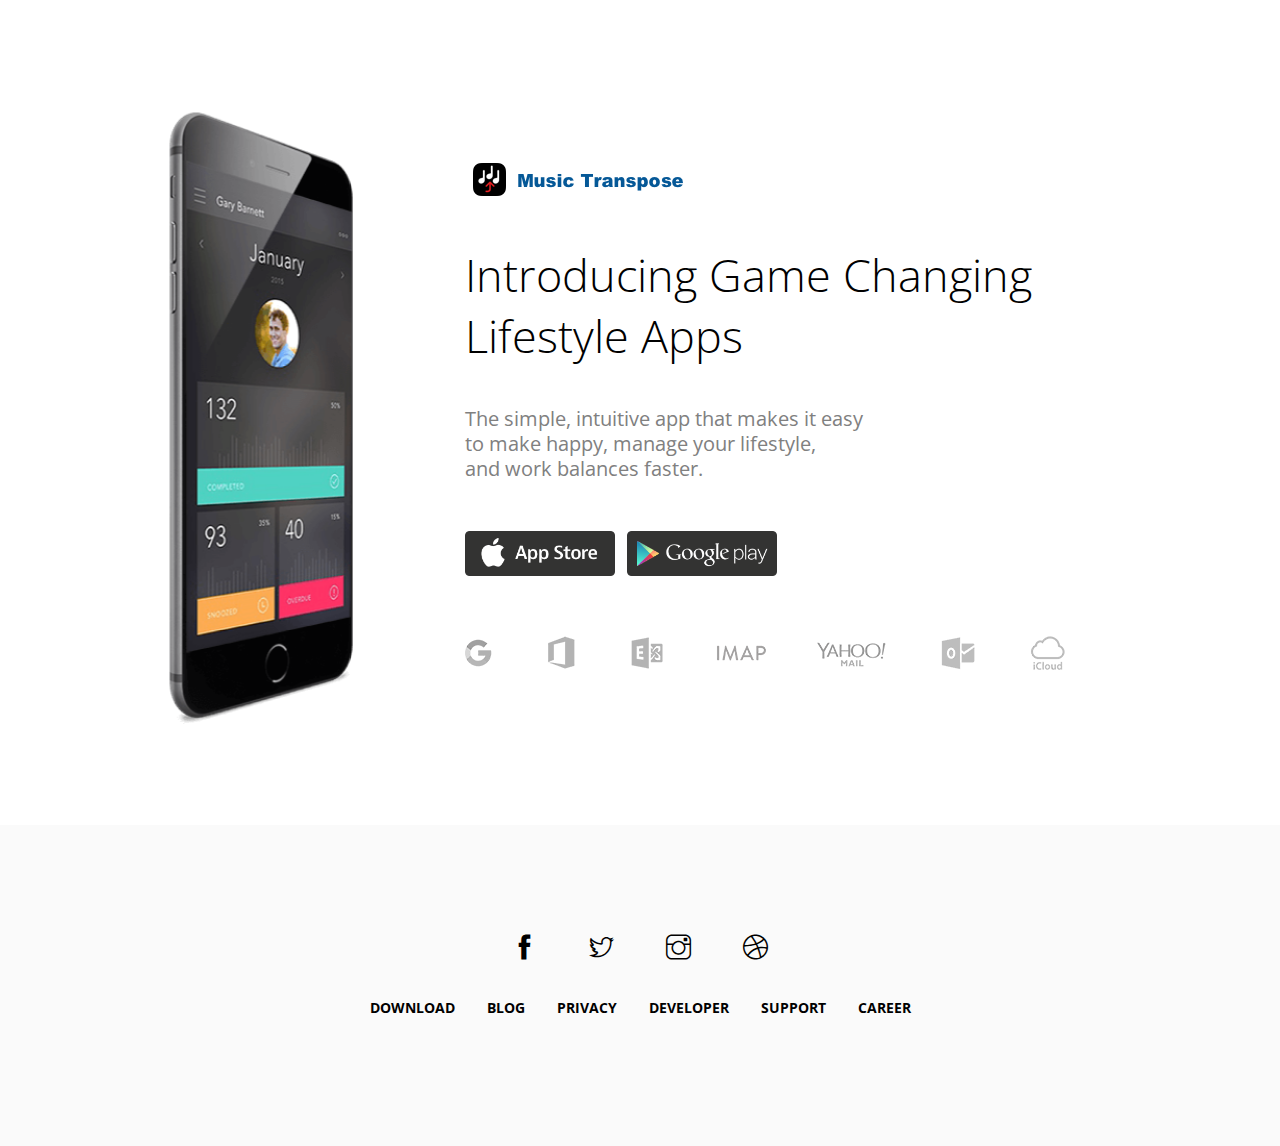
<file: homepage-2.html>
<!DOCTYPE html>

<html lang="en">
<head>

  <!-- Basic Page Needs
  ================================================== -->
  <meta charset="utf-8">
  <title>Small Apps | Bootstrap App Landing Template</title>

  <!-- Mobile Specific Metas
  ================================================== -->
  <meta http-equiv="X-UA-Compatible" content="IE=edge">
  <meta name="description" content="Bootstrap App Landing Template">
  <meta name="viewport" content="width=device-width, initial-scale=1.0, maximum-scale=5.0">
  <!-- Favicon -->
  <link rel="shortcut icon" type="image/x-icon" href="images/favicon.png" />
  
  <!-- PLUGINS CSS STYLE -->
  <link rel="stylesheet" href="plugins/bootstrap/bootstrap.min.css">
  <link rel="stylesheet" href="plugins/themify-icons/themify-icons.css">
  <link rel="stylesheet" href="plugins/slick/slick.css">
  <link rel="stylesheet" href="plugins/slick/slick-theme.css">
  <link rel="stylesheet" href="plugins/fancybox/jquery.fancybox.min.css">
  <link rel="stylesheet" href="plugins/aos/aos.css">

  <!-- CUSTOM CSS -->
  <link href="css/style.css" rel="stylesheet">

</head>

<body class="body-wrapper" data-spy="scroll" data-target=".privacy-nav">


<!--============================
=            Banner            =
=============================-->
<div class="section banner-full">
	<div class="container">
		<div class="row">
			<div class="col-lg-4 justify-content-xs-center">
				<div class="image" data-aos="flip-right">
					<img class="img-fluid" src="images/feature/iphone-black.jpg" alt="Iphone-Black">
				</div>
			</div>
			<div class="col-lg-8 align-self-center">
				<div class="block">
					<div class="logo">
						<a href="index.html"><img src="images/logo.png" alt="logo"></a>
					</div>
					<h1>Introducing Game Changing
						<br>Lifestyle Apps</h1>
					<p>
						The simple, intuitive app that makes it easy
						<br>to make happy, manage your lifestyle,
						<br>and work balances faster.
					</p>
					<ul class="list-inline app-badge">
						<li class="list-inline-item">
							<a href="#"><img src="images/app/appple-store.jpg" alt="Apple Store"></a>
						</li>
						<li class="list-inline-item">
							<a href="#"><img src="images/app/google-play.jpg" alt="Google Play"></a>
						</li>
					</ul>
					<div class="support">
						<img class="img-fluid" src="images/icons/supported-services.png" alt="supported-services">
					</div>
				</div>
			</div>
		</div>
	</div>
</div>
<!--====  End of Banner  ====-->

<!--============================
=            Footer            =
=============================-->

<footer class="footer-classic">
  <ul class="social-icons list-inline">
    <li class="list-inline-item">
      <a href="#"><i class="ti-facebook"></i></a>
    </li>
    <li class="list-inline-item">
      <a href="#"><i class="ti-twitter"></i></a>
    </li>
    <li class="list-inline-item">
      <a href="#"><i class="ti-instagram"></i></a>
    </li>
    <li class="list-inline-item">
      <a href="#"><i class="ti-dribbble"></i></a>
    </li>
  </ul>
  <ul class="footer-links list-inline">
    <li class="list-inline-item">
      <a href="FAQ.html">Download</a>
    </li>
    <li class="list-inline-item">
      <a href="blog.html">Blog</a>
    </li>
    <li class="list-inline-item">
      <a href="privacy-policy.html">Privacy</a>
    </li>
    <li class="list-inline-item">
      <a href="team.html">Developer</a>
    </li>
    <li class="list-inline-item">
      <a href="contact.html">Support</a>
    </li>
    <li class="list-inline-item">
      <a href="career.html">Career</a>
    </li>
  </ul>
</footer>


  <!-- To Top -->
  <div class="scroll-top-to">
    <i class="ti-angle-up"></i>
  </div>
  
  <!-- JAVASCRIPTS -->
  <script src="plugins/jquery/jquery.min.js"></script>
  <script src="plugins/bootstrap/bootstrap.min.js"></script>
  <script src="plugins/slick/slick.min.js"></script>
  <script src="plugins/fancybox/jquery.fancybox.min.js"></script>
  <script src="plugins/syotimer/jquery.syotimer.min.js"></script>
  <script src="plugins/aos/aos.js"></script>
  <script src="js/script.js"></script>
</body>

</html>
</file>
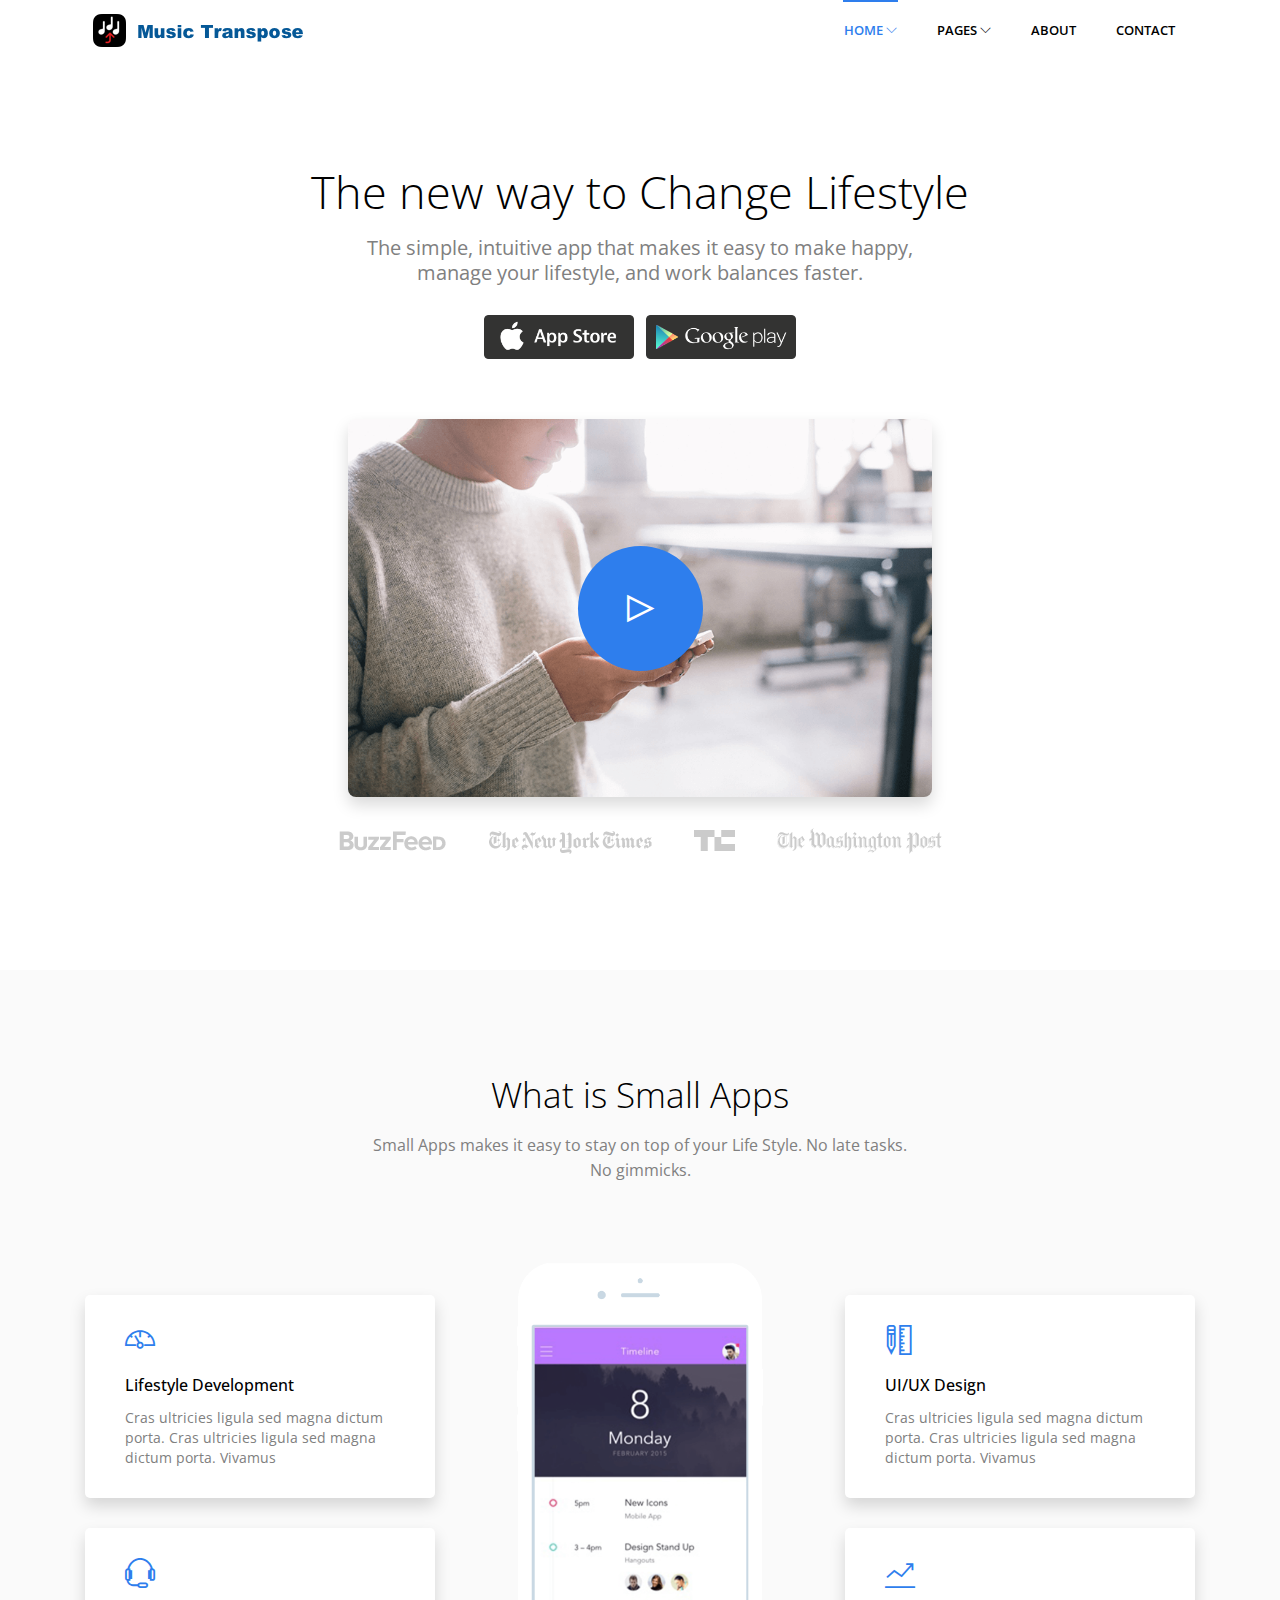
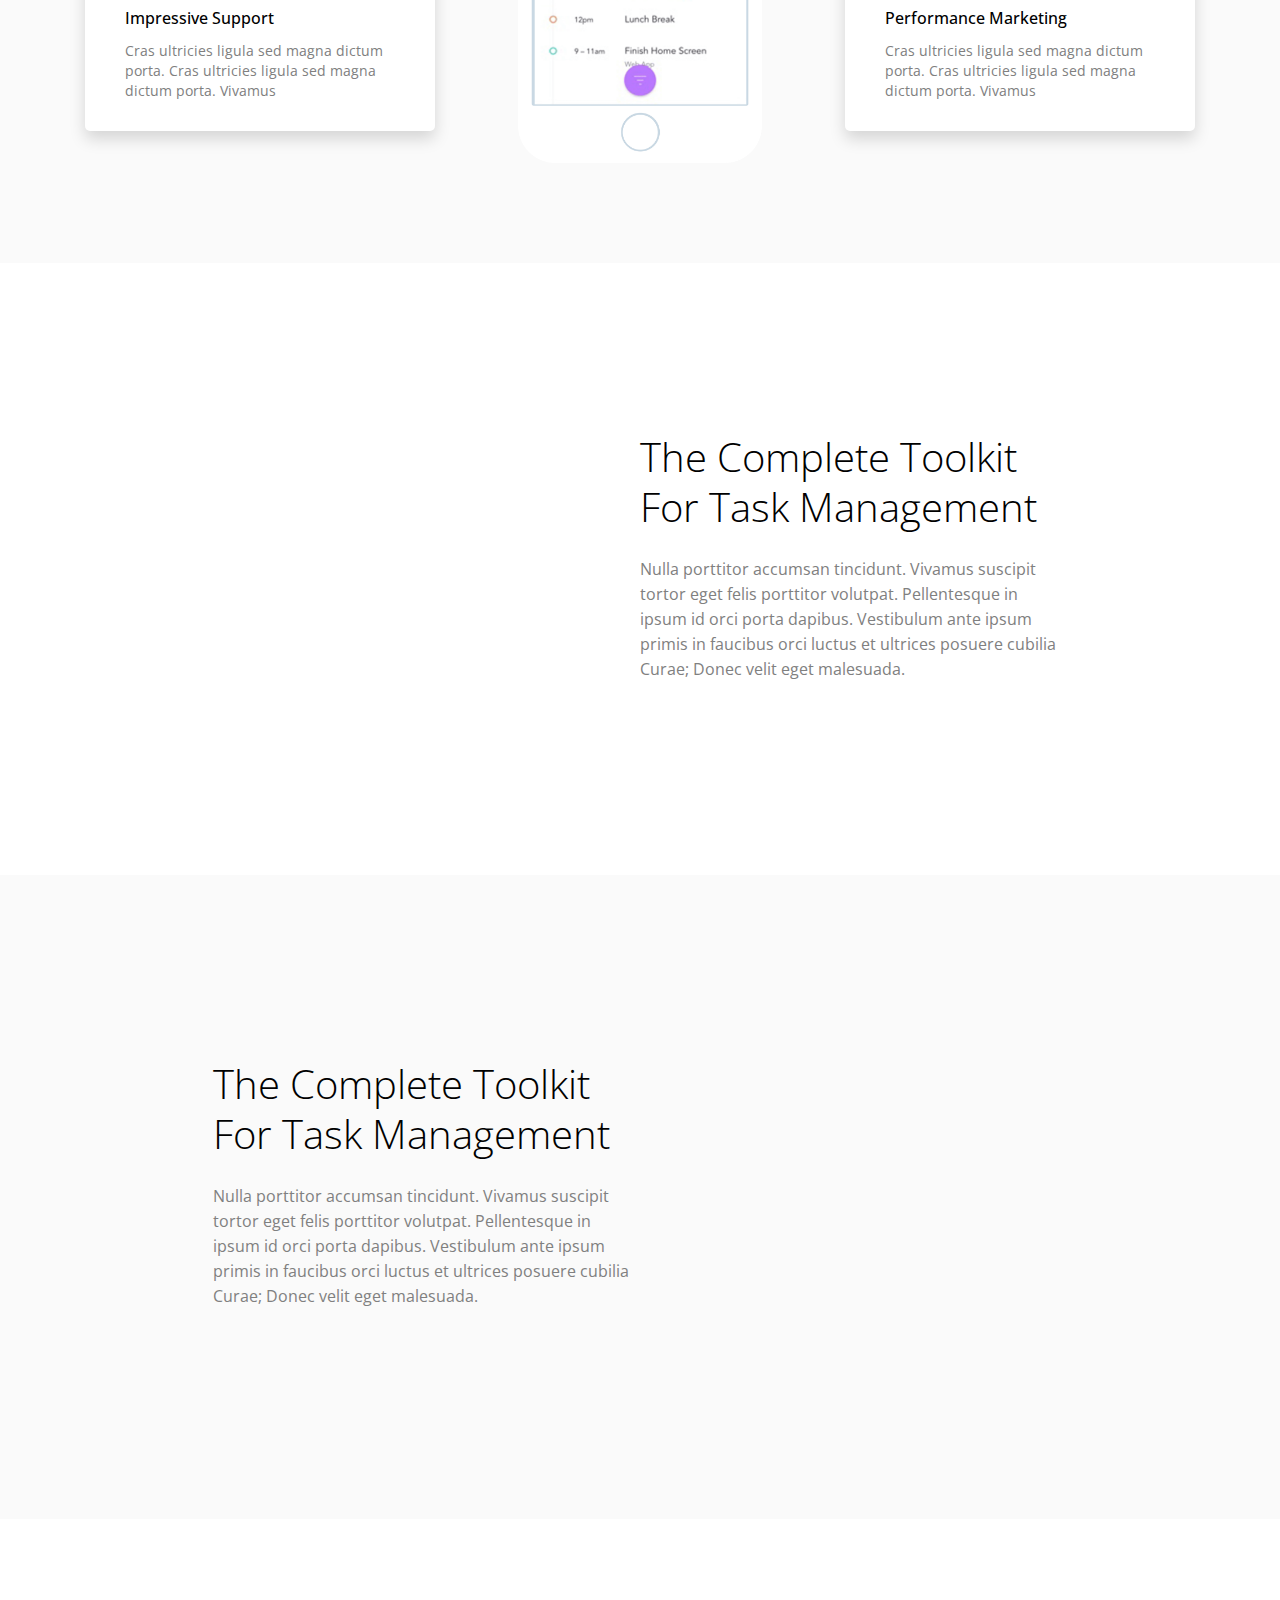
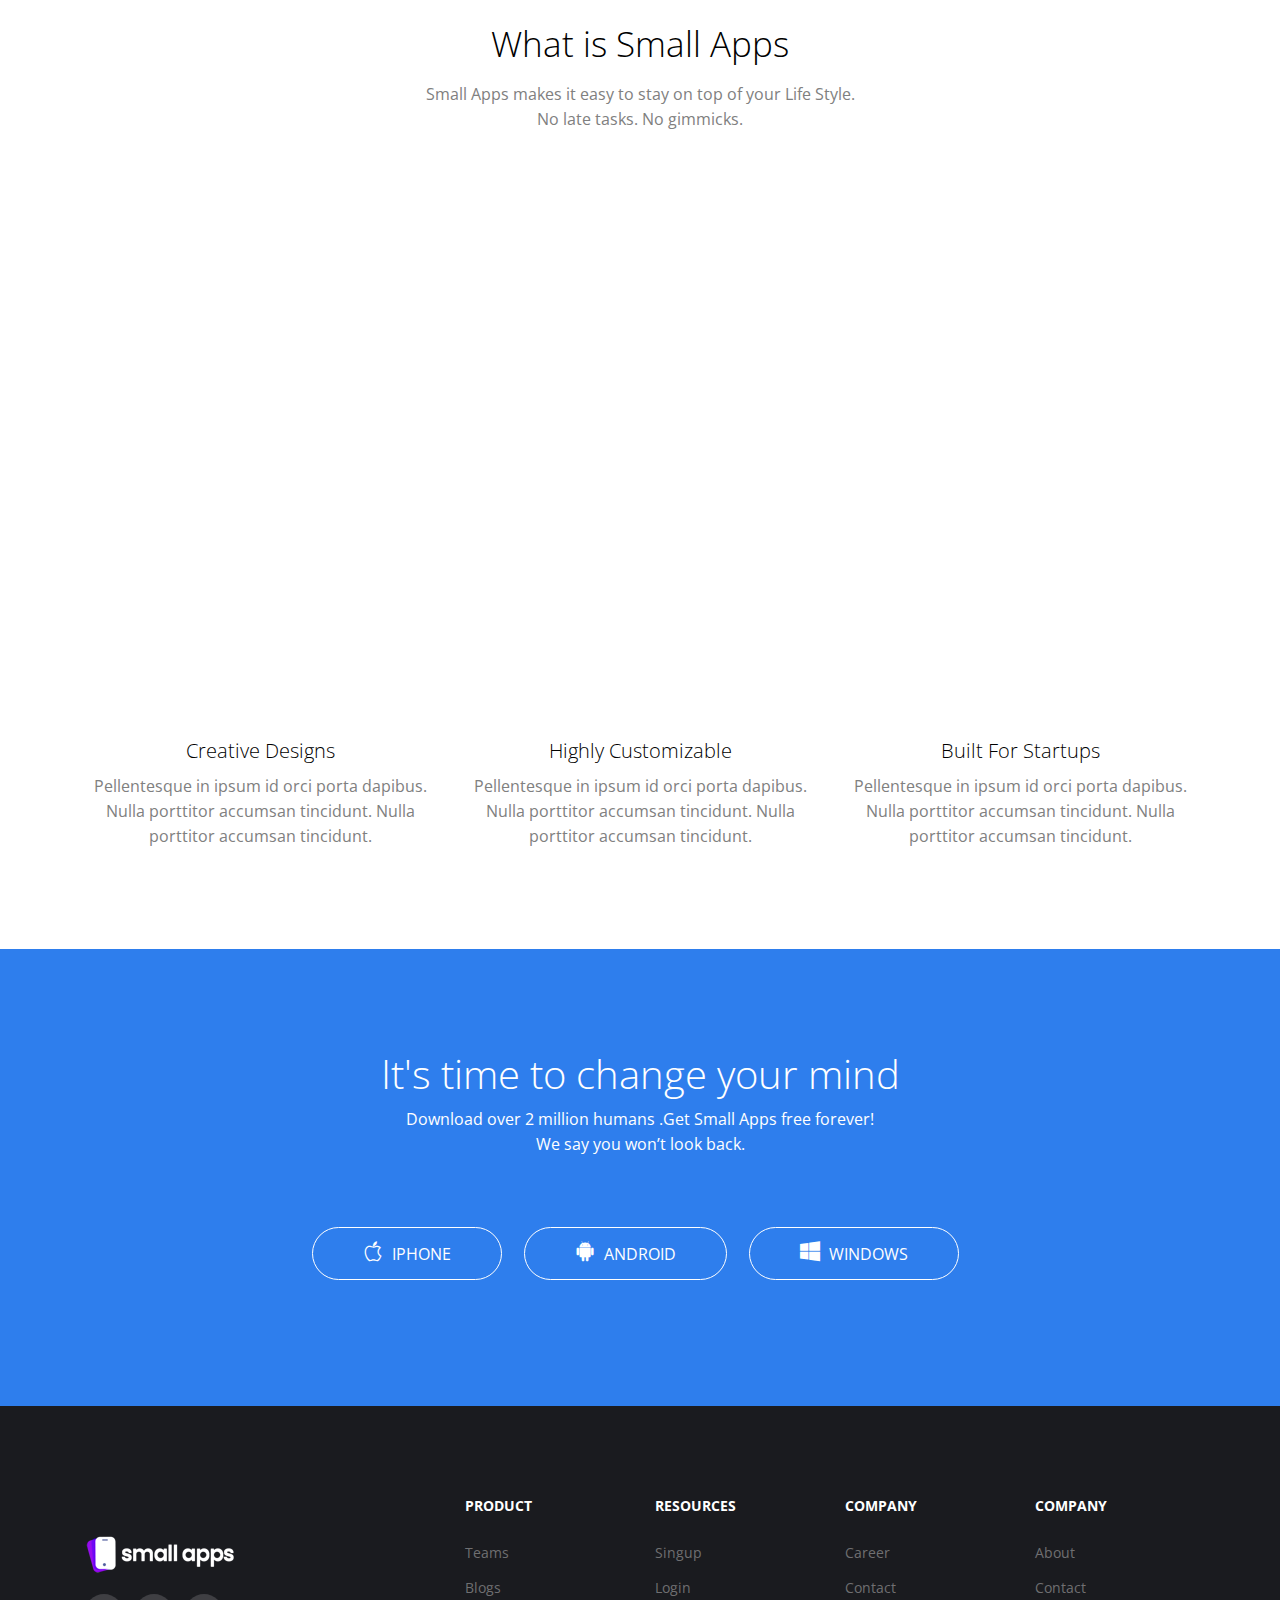
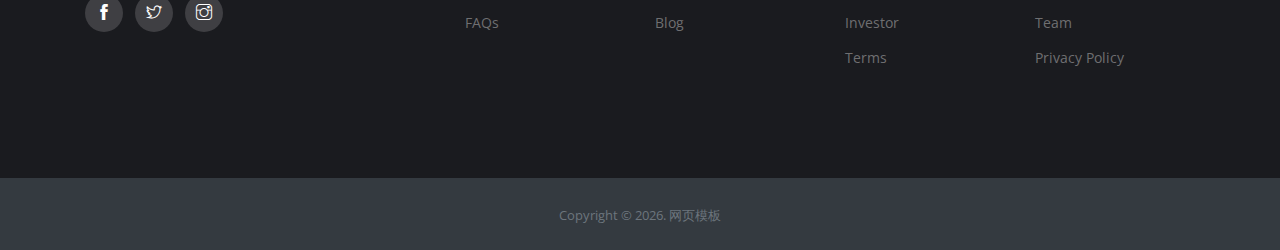
<file: homepage-3.html>
<!DOCTYPE html>

<html lang="en">
<head>

  <!-- Basic Page Needs
  ================================================== -->
  <meta charset="utf-8">
  <title>Small Apps | Bootstrap App Landing Template</title>

  <!-- Mobile Specific Metas
  ================================================== -->
  <meta http-equiv="X-UA-Compatible" content="IE=edge">
  <meta name="description" content="Bootstrap App Landing Template">
  <meta name="viewport" content="width=device-width, initial-scale=1.0, maximum-scale=5.0">
  <!-- Favicon -->
  <link rel="shortcut icon" type="image/x-icon" href="images/favicon.png" />
  
  <!-- PLUGINS CSS STYLE -->
  <link rel="stylesheet" href="plugins/bootstrap/bootstrap.min.css">
  <link rel="stylesheet" href="plugins/themify-icons/themify-icons.css">
  <link rel="stylesheet" href="plugins/slick/slick.css">
  <link rel="stylesheet" href="plugins/slick/slick-theme.css">
  <link rel="stylesheet" href="plugins/fancybox/jquery.fancybox.min.css">
  <link rel="stylesheet" href="plugins/aos/aos.css">

  <!-- CUSTOM CSS -->
  <link href="css/style.css" rel="stylesheet">

</head>

<body class="body-wrapper" data-spy="scroll" data-target=".privacy-nav">


<nav class="navbar main-nav navbar-expand-lg px-2 px-sm-0 py-2 py-lg-0">
  <div class="container">
    <a class="navbar-brand" href="index.html"><img src="images/logo.png" alt="logo"></a>
    <button class="navbar-toggler" type="button" data-toggle="collapse" data-target="#navbarNav"
      aria-controls="navbarNav" aria-expanded="false" aria-label="Toggle navigation">
      <span class="ti-menu"></span>
    </button>
    <div class="collapse navbar-collapse" id="navbarNav">
      <ul class="navbar-nav ml-auto">
        <li class="nav-item dropdown active">
          <a class="nav-link dropdown-toggle" href="#" data-toggle="dropdown">Home
            <span><i class="ti-angle-down"></i></span>
          </a>
          <!-- Dropdown list -->
          <ul class="dropdown-menu">
            <li><a class="dropdown-item active1" href="index.html">Homepage</a></li>
            <li><a class="dropdown-item" href="homepage-2.html">Homepage 2</a></li>
            <li><a class="dropdown-item active" href="homepage-3.html">Homepage 3</a></li>

            <li class="dropdown dropdown-submenu dropright">
              <a class="dropdown-item dropdown-toggle" href="#!" id="dropdown0301" role="button"
                data-toggle="dropdown" aria-haspopup="true" aria-expanded="false">Sub Menu</a>

              <ul class="dropdown-menu" aria-labelledby="dropdown0301">
                <li><a class="dropdown-item" href="index.html">Submenu 11</a></li>
                <li><a class="dropdown-item" href="index.html">Submenu 12</a></li>
              </ul>
            </li>
          </ul>
        </li>
        <li class="nav-item dropdown @@pages">
          <a class="nav-link dropdown-toggle" href="#" data-toggle="dropdown">Pages
            <span><i class="ti-angle-down"></i></span>
          </a>
          <!-- Dropdown list -->
          <ul class="dropdown-menu">
            <li><a class="dropdown-item @@team" href="team.html">Team</a></li>
            <li><a class="dropdown-item @@career" href="career.html">Career</a></li>
            <li><a class="dropdown-item @@blog" href="blog.html">Blog</a></li>
            <li><a class="dropdown-item @@blogSingle" href="blog-single.html">Blog Single</a></li>
            <li><a class="dropdown-item @@privacy" href="privacy-policy.html">Privacy</a></li>
            <li><a class="dropdown-item @@faq" href="FAQ.html">FAQ</a></li>
            <li><a class="dropdown-item" href="sign-in.html">Sign In</a></li>
            <li><a class="dropdown-item" href="sign-up.html">Sign Up</a></li>
            <li><a class="dropdown-item" href="404.html">404</a></li>
            <li><a class="dropdown-item" href="comming-soon.html">Coming Soon</a></li>

            <li class="dropdown dropdown-submenu dropleft">
              <a class="dropdown-item dropdown-toggle" href="#!" id="dropdown0501" role="button"
                data-toggle="dropdown" aria-haspopup="true" aria-expanded="false">Sub Menu</a>

              <ul class="dropdown-menu" aria-labelledby="dropdown0501">
                <li><a class="dropdown-item" href="index.html">Submenu 21</a></li>
                <li><a class="dropdown-item" href="index.html">Submenu 22</a></li>
              </ul>
            </li>
          </ul>
        </li>
        <li class="nav-item @@about">
          <a class="nav-link" href="about.html">About</a>
        </li>
        <li class="nav-item @@contact">
          <a class="nav-link" href="contact.html">Contact</a>
        </li>
      </ul>
    </div>
  </div>
</nav>
<!--==================================
=            Hero Section            =
===================================-->

<section class="banner">
	<div class="container">
		<div class="row">
			<div class="col-lg-8 m-auto">
				<!-- Banner Contents -->
				<div class="block text-center">
					<h1>The new way to Change Lifestyle</h1>
					<p>The simple, intuitive app that makes it easy to make happy, <br>
						manage your lifestyle, and work balances faster.
					</p>
					<!-- Go to App page -->
					<ul class="list-inline app-badge">
						<!-- Apple Store -->
						<li class="list-inline-item">
							<a href="FAQ.html"><img src="images/app/appple-store.jpg" alt="Apple Store"></a>
						</li>
						<!-- Google Play -->
						<li class="list-inline-item">
							<a href="FAQ.html"><img src="images/app/google-play.jpg" alt="Google Play"></a>
						</li>
					</ul>
					<!-- Promo Video -->
					<div class="video">
						<img class="img-fluid shadow" src="images/thumbs/promo-video-thumbnail.jpg" alt="video-thumbnail">
						<div class="video-button video-box">
							<!-- Video Play Button -->
							<a href="javascript:void(0)">
								<i class="ti-control-play" data-video="#"></i>
							</a>
						</div>
					</div>
					<!-- Clients -->
					<ul class="list-inline clients-logo">
						<!-- Client Logo -->
						<li class="list-inline-item">
							<a href="#"><img src="images/clients/buzz-feed.png" alt="buzz-feed"></a>
						</li>
						<!-- Client Logo -->
						<li class="list-inline-item">
							<a href="#"><img src="images/clients/the-new-york-times.png" alt="the-new-york-times"></a>
						</li>
						<!-- Client Logo -->
						<li class="list-inline-item">
							<a href="#"><img src="images/clients/tech-crunch.png" alt="tech-crunch"></a>
						</li>
						<!-- Client Logo -->
						<li class="list-inline-item">
							<a href="#"><img src="images/clients/the-washington-post.png" alt="the-washington-post"></a>
						</li>
					</ul>
				</div>
			</div>
		</div>
	</div>
</section>

<!--====  End of Hero Section  ====-->

<!--==============================
=            Services            =
===============================-->
<section class="services section bg-gray">
	<div class="container">
		<div class="row">
			<div class="col-lg-12">
				<!-- Section Title -->
				<div class="section-title">
					<h2>What is <a href="#">Small Apps</a></h2>
					<p><a href="#">Small Apps</a> makes it easy to stay on top of your Life Style.
						No late tasks. No gimmicks.</p>
				</div> 
			</div>
		</div>
		<div class="row">
			<div class="col-lg-4 col-md-6 align-self-center">
				<!-- Service 01 -->
				<div class="service-block shadow">
	<!-- Icon -->
	<i class="ti-dashboard"></i>
	<h3>Lifestyle Development</h3>
	<p>Cras ultricies ligula sed magna dictum porta. Cras ultricies ligula sed magna dictum porta. Vivamus</p>
</div>
				<!-- Service 02 -->
				<div class="service-block shadow">
	<!-- Icon -->
	<i class="ti-headphone-alt"></i>
	<h3>Impressive Support</h3>
	<p>Cras ultricies ligula sed magna dictum porta. Cras ultricies ligula sed magna dictum porta. Vivamus</p>
</div>
			</div>
			<div class="col-lg-4 m-auto">
				<div class="app-preview">
					<img src="images/feature/iphone.jpg" alt="iphone">				
				</div>
			</div>
			<div class="col-lg-4 col-md-6 align-self-center">
				<!-- Service 03 -->
				<div class="service-block shadow">
	<!-- Icon -->
	<i class="ti-ruler-pencil"></i>
	<h3>UI/UX Design</h3>
	<p>Cras ultricies ligula sed magna dictum porta. Cras ultricies ligula sed magna dictum porta. Vivamus</p>
</div>
				<!-- Service 04 -->
				<div class="service-block shadow">
	<!-- Icon -->
	<i class="ti-stats-up"></i>
	<h3>Performance Marketing</h3>
	<p>Cras ultricies ligula sed magna dictum porta. Cras ultricies ligula sed magna dictum porta. Vivamus</p>
</div>
			</div>
		</div>
	</div>
</section>
<!--====  End of Services  ====-->

<!--==================================
=            Feature Grid            =
===================================-->
<section class="feature section" id="features">
	<div class="container-fluid p-0">
		<div class="row no-gutters">
			<div class="col-lg-6">
				<!-- Feature Image -->
				<div class="feature-image left"  data-aos="fade-right">
					<img class="img-fluid" src="images/feature/iphone-ipad.jpg" alt="iphone-ipad">
				</div>
			</div>
			<div class="col-lg-4 mr-auto align-self-center">
				<!-- Feature Content -->
				<div class="feature-content">
					<h2>The Complete Toolkit For Task Management</h2>
					<p>Nulla porttitor accumsan tincidunt. Vivamus suscipit tortor eget felis porttitor volutpat. Pellentesque in ipsum id orci porta dapibus. Vestibulum ante ipsum primis in faucibus orci luctus et ultrices posuere cubilia Curae; Donec velit eget malesuada.</p>
				</div>
			</div>
		</div>
	</div>
</section>

<section class="feature section bg-gray">
	<div class="container-fluid p-0">
		<div class="row no-gutters">
			<div class="col-lg-4 ml-auto align-self-center">
				<!-- Feature Content -->
				<div class="feature-content">
					<h2>The Complete Toolkit For Task Management</h2>
					<p>Nulla porttitor accumsan tincidunt. Vivamus suscipit tortor eget felis porttitor volutpat. Pellentesque in ipsum id orci porta dapibus. Vestibulum ante ipsum primis in faucibus orci luctus et ultrices posuere cubilia Curae; Donec velit eget malesuada.</p>
				</div>
			</div>
			<div class="col-lg-6">
				<!-- Feature Image -->
				<div class="feature-image right" data-aos="fade-left">
					<img class="img-fluid" src="images/feature/ipad.jpg" alt="ipad">
				</div>
			</div>
		</div>
	</div>
</section>
<!--====  End of Feature Grid  ====-->

<!--==================================
=            App Features            =
===================================-->

<section class="app-features section">
	<div class="container">
		<div class="row">
			<div class="col-lg-12">
				<div class="section-title">
					<h2>What is <a href="#">Small Apps</a></h2>
					<p><a href="#">Small Apps</a> makes it easy to stay on top of your Life Style. <br>
						No late tasks. No gimmicks.</p>
				</div>
			</div>
		</div>
		<div class="row">
			<div class="col-12">
				<!-- App Feature Image -->
				<div class="app-explore" data-aos="fade-down">
					<img class="img-fluid" src="images/feature/ipad-lied.jpg" alt="ipad-lied">
				</div>
			</div>
			<!-- Feature 01-->
			<div class="col-lg-4 col-md-4">
				<div class="app-feature text-center">
					<!-- Heading -->
					<h3>Creative Designs</h3>
					<!-- Description -->
					<p>Pellentesque in ipsum id orci porta dapibus. Nulla porttitor accumsan tincidunt. Nulla porttitor accumsan tincidunt.</p>
				</div>
			</div>
			<!-- Feature 02-->
			<div class="col-lg-4 col-md-4">
				<div class="app-feature text-center">
					<!-- Heading -->
					<h3>Highly Customizable</h3>
					<!-- Description -->
					<p>Pellentesque in ipsum id orci porta dapibus. Nulla porttitor accumsan tincidunt. Nulla porttitor accumsan tincidunt.</p>
				</div>
			</div>
			<!-- Feature 02-->
			<div class="col-lg-4 col-md-4">
				<div class="app-feature text-center">
					<!-- Heading -->
					<h3>Built For Startups</h3>
					<!-- Description -->
					<p>Pellentesque in ipsum id orci porta dapibus. Nulla porttitor accumsan tincidunt. Nulla porttitor accumsan tincidunt.</p>
				</div>
			</div>
		</div>
	</div>
</section>

<!--====  End of App Features  ====-->

<section class="call-to-action-app section bg-blue">
	<div class="container">
		<div class="row">
			<div class="col-lg-12">
				<h2>It's time to change your mind</h2>
				<p>Download over 2 million humans .Get <a href="#">Small Apps</a> free forever!
					<br>We say you won’t look back.</p>
				<ul class="list-inline">
					<li class="list-inline-item">
						<a href="" class="btn btn-rounded-icon">
							<i class="ti-apple"></i>
							Iphone
						</a>
					</li>
					<li class="list-inline-item">
						<a href="" class="btn btn-rounded-icon">
							<i class="ti-android"></i>
							Android
						</a>
					</li>
					<li class="list-inline-item">
						<a href="" class="btn btn-rounded-icon">
							<i class="ti-microsoft-alt"></i>
							Windows
						</a>
					</li>
				</ul>
			</div>
		</div>
	</div>
</section>

<!--============================
=            Footer            =
=============================-->
<footer>
  <div class="footer-main">
    <div class="container">
      <div class="row">
        <div class="col-lg-4 col-md-12 m-md-auto align-self-center">
          <div class="block">
            <a href="index.html"><img src="images/logo-alt.png" alt="footer-logo"></a>
            <!-- Social Site Icons -->
            <ul class="social-icon list-inline">
              <li class="list-inline-item">
                <a href="#"><i class="ti-facebook"></i></a>
              </li>
              <li class="list-inline-item">
                <a href="#"><i class="ti-twitter"></i></a>
              </li>
              <li class="list-inline-item">
                <a href="#"><i class="ti-instagram"></i></a>
              </li>
            </ul>
          </div>
        </div>
        <div class="col-lg-2 col-md-3 col-6 mt-5 mt-lg-0">
          <div class="block-2">
            <!-- heading -->
            <h6>Product</h6>
            <!-- links -->
            <ul>
              <li><a href="team.html">Teams</a></li>
              <li><a href="blog.html">Blogs</a></li>
              <li><a href="FAQ.html">FAQs</a></li>
            </ul>
          </div>
        </div>
        <div class="col-lg-2 col-md-3 col-6 mt-5 mt-lg-0">
          <div class="block-2">
            <!-- heading -->
            <h6>Resources</h6>
            <!-- links -->
            <ul>
              <li><a href="sign-up.html">Singup</a></li>
              <li><a href="sign-in.html">Login</a></li>
              <li><a href="blog.html">Blog</a></li>
            </ul>
          </div>
        </div>
        <div class="col-lg-2 col-md-3 col-6 mt-5 mt-lg-0">
          <div class="block-2">
            <!-- heading -->
            <h6>Company</h6>
            <!-- links -->
            <ul>
              <li><a href="career.html">Career</a></li>
              <li><a href="contact.html">Contact</a></li>
              <li><a href="team.html">Investor</a></li>
              <li><a href="privacy.html">Terms</a></li>
            </ul>
          </div>
        </div>
        <div class="col-lg-2 col-md-3 col-6 mt-5 mt-lg-0">
          <div class="block-2">
            <!-- heading -->
            <h6>Company</h6>
            <!-- links -->
            <ul>
              <li><a href="about.html">About</a></li>
              <li><a href="contact.html">Contact</a></li>
              <li><a href="team.html">Team</a></li>
              <li><a href="privacy-policy.html">Privacy Policy</a></li>
            </ul>
          </div>
        </div>
      </div>
    </div>
  </div>
  <div class="text-center bg-dark py-4">
    <small class="text-secondary">Copyright &copy; <script>document.write(new Date().getFullYear())</script>. <a target="_blank" href="http://www.mobanwang.com/" title="网页模板">网页模板</a></small class="text-secondary">
  </div>
</footer>


  <!-- To Top -->
  <div class="scroll-top-to">
    <i class="ti-angle-up"></i>
  </div>
  
  <!-- JAVASCRIPTS -->
  <script src="plugins/jquery/jquery.min.js"></script>
  <script src="plugins/bootstrap/bootstrap.min.js"></script>
  <script src="plugins/slick/slick.min.js"></script>
  <script src="plugins/fancybox/jquery.fancybox.min.js"></script>
  <script src="plugins/syotimer/jquery.syotimer.min.js"></script>
  <script src="plugins/aos/aos.js"></script>
  <script src="js/script.js"></script>
</body>

</html>
</file>
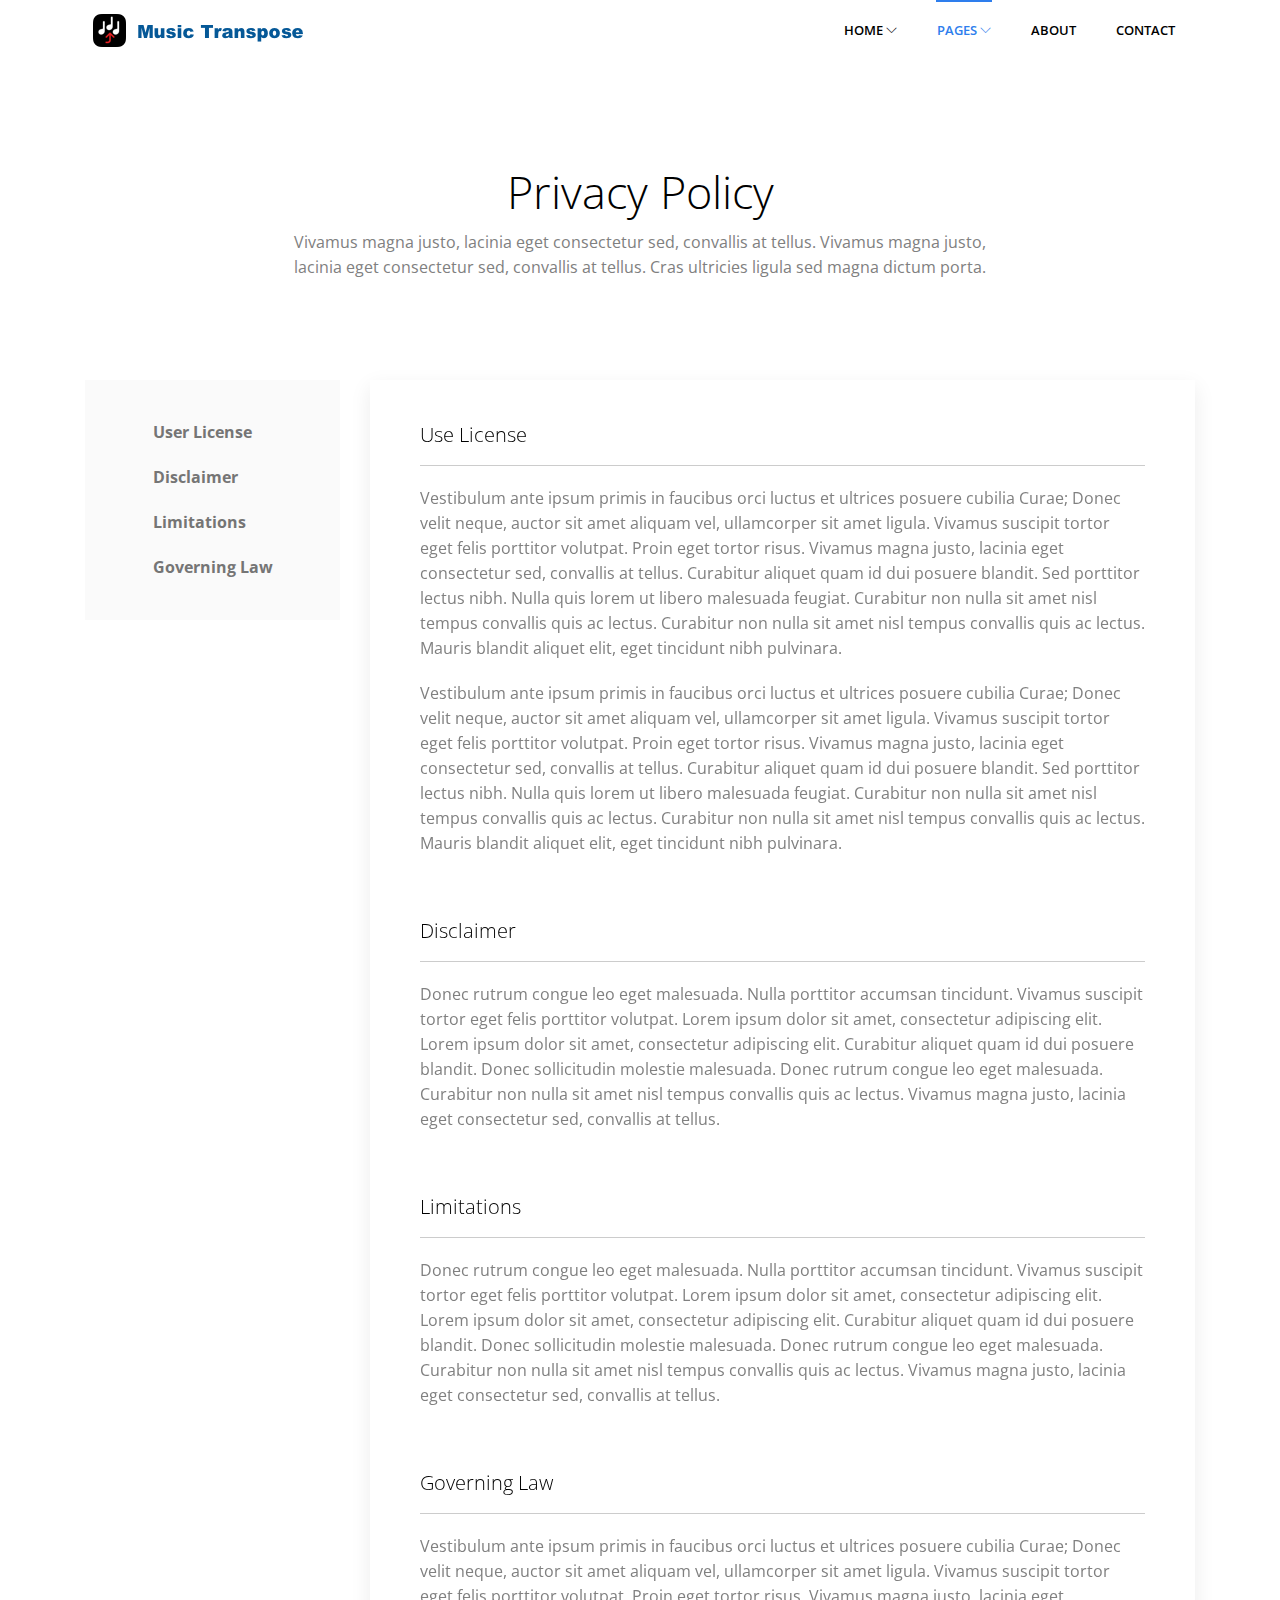
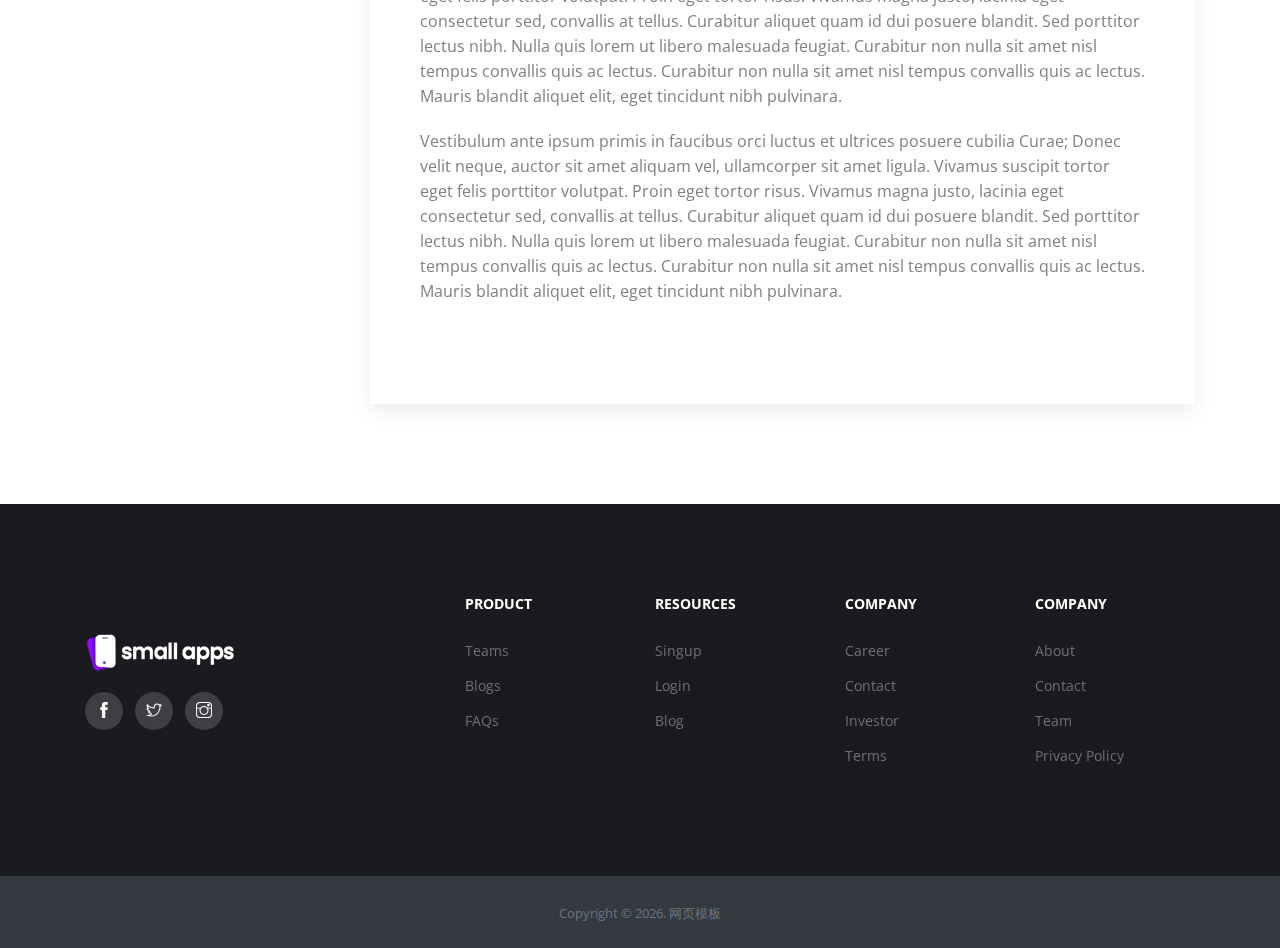
<file: privacy-policy.html>
<!DOCTYPE html>

<html lang="en">
<head>

  <!-- Basic Page Needs
  ================================================== -->
  <meta charset="utf-8">
  <title>Small Apps | Bootstrap App Landing Template</title>

  <!-- Mobile Specific Metas
  ================================================== -->
  <meta http-equiv="X-UA-Compatible" content="IE=edge">
  <meta name="description" content="Bootstrap App Landing Template">
  <meta name="viewport" content="width=device-width, initial-scale=1.0, maximum-scale=5.0">
  <!-- Favicon -->
  <link rel="shortcut icon" type="image/x-icon" href="images/favicon.png" />
  
  <!-- PLUGINS CSS STYLE -->
  <link rel="stylesheet" href="plugins/bootstrap/bootstrap.min.css">
  <link rel="stylesheet" href="plugins/themify-icons/themify-icons.css">
  <link rel="stylesheet" href="plugins/slick/slick.css">
  <link rel="stylesheet" href="plugins/slick/slick-theme.css">
  <link rel="stylesheet" href="plugins/fancybox/jquery.fancybox.min.css">
  <link rel="stylesheet" href="plugins/aos/aos.css">

  <!-- CUSTOM CSS -->
  <link href="css/style.css" rel="stylesheet">

</head>

<body class="body-wrapper" data-spy="scroll" data-target=".privacy-nav">


<nav class="navbar main-nav navbar-expand-lg px-2 px-sm-0 py-2 py-lg-0">
  <div class="container">
    <a class="navbar-brand" href="index.html"><img src="images/logo.png" alt="logo"></a>
    <button class="navbar-toggler" type="button" data-toggle="collapse" data-target="#navbarNav"
      aria-controls="navbarNav" aria-expanded="false" aria-label="Toggle navigation">
      <span class="ti-menu"></span>
    </button>
    <div class="collapse navbar-collapse" id="navbarNav">
      <ul class="navbar-nav ml-auto">
        <li class="nav-item dropdown @@home">
          <a class="nav-link dropdown-toggle" href="#" data-toggle="dropdown">Home
            <span><i class="ti-angle-down"></i></span>
          </a>
          <!-- Dropdown list -->
          <ul class="dropdown-menu">
            <li><a class="dropdown-item @@home1" href="index.html">Homepage</a></li>
            <li><a class="dropdown-item" href="homepage-2.html">Homepage 2</a></li>
            <li><a class="dropdown-item @@home3" href="homepage-3.html">Homepage 3</a></li>

            <li class="dropdown dropdown-submenu dropright">
              <a class="dropdown-item dropdown-toggle" href="#!" id="dropdown0301" role="button"
                data-toggle="dropdown" aria-haspopup="true" aria-expanded="false">Sub Menu</a>

              <ul class="dropdown-menu" aria-labelledby="dropdown0301">
                <li><a class="dropdown-item" href="index.html">Submenu 11</a></li>
                <li><a class="dropdown-item" href="index.html">Submenu 12</a></li>
              </ul>
            </li>
          </ul>
        </li>
        <li class="nav-item dropdown active">
          <a class="nav-link dropdown-toggle" href="#" data-toggle="dropdown">Pages
            <span><i class="ti-angle-down"></i></span>
          </a>
          <!-- Dropdown list -->
          <ul class="dropdown-menu">
            <li><a class="dropdown-item @@team" href="team.html">Team</a></li>
            <li><a class="dropdown-item @@career" href="career.html">Career</a></li>
            <li><a class="dropdown-item @@blog" href="blog.html">Blog</a></li>
            <li><a class="dropdown-item @@blogSingle" href="blog-single.html">Blog Single</a></li>
            <li><a class="dropdown-item active" href="privacy-policy.html">Privacy</a></li>
            <li><a class="dropdown-item @@faq" href="FAQ.html">FAQ</a></li>
            <li><a class="dropdown-item" href="sign-in.html">Sign In</a></li>
            <li><a class="dropdown-item" href="sign-up.html">Sign Up</a></li>
            <li><a class="dropdown-item" href="404.html">404</a></li>
            <li><a class="dropdown-item" href="comming-soon.html">Coming Soon</a></li>

            <li class="dropdown dropdown-submenu dropleft">
              <a class="dropdown-item dropdown-toggle" href="#!" id="dropdown0501" role="button"
                data-toggle="dropdown" aria-haspopup="true" aria-expanded="false">Sub Menu</a>

              <ul class="dropdown-menu" aria-labelledby="dropdown0501">
                <li><a class="dropdown-item" href="index.html">Submenu 21</a></li>
                <li><a class="dropdown-item" href="index.html">Submenu 22</a></li>
              </ul>
            </li>
          </ul>
        </li>
        <li class="nav-item @@about">
          <a class="nav-link" href="about.html">About</a>
        </li>
        <li class="nav-item @@contact">
          <a class="nav-link" href="contact.html">Contact</a>
        </li>
      </ul>
    </div>
  </div>
</nav>

<!--================================
=            Page Title            =
=================================-->

<section class="section page-title">
	<div class="container">
		<div class="row">
			<div class="col-sm-8 m-auto">
				<!-- Page Title -->
				<h1>Privacy Policy</h1>
				<!-- Page Description -->
				<p>Vivamus magna justo, lacinia eget consectetur sed, convallis at tellus. Vivamus magna justo, lacinia eget consectetur sed, convallis at tellus. Cras ultricies ligula sed magna dictum porta.</p>
			</div>
		</div>
	</div>
</section>

<!--====  End of Page Title  ====-->


<!--====================================
=            Privacy Policy            =
=====================================-->
<section class="privacy section pt-0">
	<div class="container">
		<div class="row">
			<div class="col-lg-3">
				<nav class="privacy-nav">
					<ul>
						<li><a class="nav-link scrollTo" href="#userLicense" class="scrollTo">User License</a></li>
						<li><a class="nav-link scrollTo" href="#disclaimer" class="scrollTo">Disclaimer</a></li>
						<li><a class="nav-link scrollTo" href="#limitations" class="scrollTo">Limitations</a></li>
						<li><a class="nav-link scrollTo" href="#governigLaw" class="scrollTo">Governing Law</a></li>
					</ul>
				</nav>
			</div>
			<div class="col-lg-9">
				<div class="block">
					<!-- User License -->
					<div id="userLicense" class="policy-item">
						<div class="title">
							<h3>Use License</h3>
						</div>
						<div class="policy-details">
							<p>Vestibulum ante ipsum primis in faucibus orci luctus et ultrices posuere cubilia Curae; Donec velit neque, auctor sit amet aliquam vel, ullamcorper sit amet ligula. Vivamus suscipit tortor eget felis porttitor volutpat. Proin eget tortor risus. Vivamus magna justo, lacinia eget consectetur sed, convallis at tellus. Curabitur aliquet quam id dui posuere blandit. Sed porttitor lectus nibh. Nulla quis lorem ut libero malesuada feugiat. Curabitur non nulla sit amet nisl tempus convallis quis ac lectus. Curabitur non nulla sit amet nisl tempus convallis quis ac lectus. Mauris blandit aliquet elit, eget tincidunt nibh pulvinara.</p>
							<p>Vestibulum ante ipsum primis in faucibus orci luctus et ultrices posuere cubilia Curae; Donec velit neque, auctor sit amet aliquam vel, ullamcorper sit amet ligula. Vivamus suscipit tortor eget felis porttitor volutpat. Proin eget tortor risus. Vivamus magna justo, lacinia eget consectetur sed, convallis at tellus. Curabitur aliquet quam id dui posuere blandit. Sed porttitor lectus nibh. Nulla quis lorem ut libero malesuada feugiat. Curabitur non nulla sit amet nisl tempus convallis quis ac lectus. Curabitur non nulla sit amet nisl tempus convallis quis ac lectus. Mauris blandit aliquet elit, eget tincidunt nibh pulvinara.</p>
						</div>
					</div>
					<!-- Disclaimer -->
					<div id="disclaimer" class="policy-item">
						<div class="title">
							<h3>Disclaimer</h3>
						</div>
						<div class="policy-details">
							<p>Donec rutrum congue leo eget malesuada. Nulla porttitor accumsan tincidunt. Vivamus suscipit tortor eget felis porttitor volutpat. Lorem ipsum dolor sit amet, consectetur adipiscing elit. Lorem ipsum dolor sit amet, consectetur adipiscing elit. Curabitur aliquet quam id dui posuere blandit. Donec sollicitudin molestie malesuada. Donec rutrum congue leo eget malesuada. Curabitur non nulla sit amet nisl tempus convallis quis ac lectus. Vivamus magna justo, lacinia eget consectetur sed, convallis at tellus.</p>
						</div>
					</div>
					<!-- Limitations -->
					<div id="limitations" class="policy-item">
						<div class="title">
							<h3>Limitations</h3>
						</div>
						<div class="policy-details">
							<p>Donec rutrum congue leo eget malesuada. Nulla porttitor accumsan tincidunt. Vivamus suscipit tortor eget felis porttitor volutpat. Lorem ipsum dolor sit amet, consectetur adipiscing elit. Lorem ipsum dolor sit amet, consectetur adipiscing elit. Curabitur aliquet quam id dui posuere blandit. Donec sollicitudin molestie malesuada. Donec rutrum congue leo eget malesuada. Curabitur non nulla sit amet nisl tempus convallis quis ac lectus. Vivamus magna justo, lacinia eget consectetur sed, convallis at tellus.</p>
						</div>
					</div>
					<!-- Governing Law -->
					<div id="governigLaw" class="policy-item">
						<div class="title">
							<h3>Governing Law</h3>
						</div>
						<div class="policy-details">
							<p>Vestibulum ante ipsum primis in faucibus orci luctus et ultrices posuere cubilia Curae; Donec velit neque, auctor sit amet aliquam vel, ullamcorper sit amet ligula. Vivamus suscipit tortor eget felis porttitor volutpat. Proin eget tortor risus. Vivamus magna justo, lacinia eget consectetur sed, convallis at tellus. Curabitur aliquet quam id dui posuere blandit. Sed porttitor lectus nibh. Nulla quis lorem ut libero malesuada feugiat. Curabitur non nulla sit amet nisl tempus convallis quis ac lectus. Curabitur non nulla sit amet nisl tempus convallis quis ac lectus. Mauris blandit aliquet elit, eget tincidunt nibh pulvinara.</p>
							<p>Vestibulum ante ipsum primis in faucibus orci luctus et ultrices posuere cubilia Curae; Donec velit neque, auctor sit amet aliquam vel, ullamcorper sit amet ligula. Vivamus suscipit tortor eget felis porttitor volutpat. Proin eget tortor risus. Vivamus magna justo, lacinia eget consectetur sed, convallis at tellus. Curabitur aliquet quam id dui posuere blandit. Sed porttitor lectus nibh. Nulla quis lorem ut libero malesuada feugiat. Curabitur non nulla sit amet nisl tempus convallis quis ac lectus. Curabitur non nulla sit amet nisl tempus convallis quis ac lectus. Mauris blandit aliquet elit, eget tincidunt nibh pulvinara.</p>
						</div>
					</div>
				</div>
			</div>
		</div>
	</div>
</section>
<!--====  End of Privacy Policy  ====-->

<!--============================
=            Footer            =
=============================-->
<footer>
  <div class="footer-main">
    <div class="container">
      <div class="row">
        <div class="col-lg-4 col-md-12 m-md-auto align-self-center">
          <div class="block">
            <a href="index.html"><img src="images/logo-alt.png" alt="footer-logo"></a>
            <!-- Social Site Icons -->
            <ul class="social-icon list-inline">
              <li class="list-inline-item">
                <a href="#"><i class="ti-facebook"></i></a>
              </li>
              <li class="list-inline-item">
                <a href="#"><i class="ti-twitter"></i></a>
              </li>
              <li class="list-inline-item">
                <a href="#"><i class="ti-instagram"></i></a>
              </li>
            </ul>
          </div>
        </div>
        <div class="col-lg-2 col-md-3 col-6 mt-5 mt-lg-0">
          <div class="block-2">
            <!-- heading -->
            <h6>Product</h6>
            <!-- links -->
            <ul>
              <li><a href="team.html">Teams</a></li>
              <li><a href="blog.html">Blogs</a></li>
              <li><a href="FAQ.html">FAQs</a></li>
            </ul>
          </div>
        </div>
        <div class="col-lg-2 col-md-3 col-6 mt-5 mt-lg-0">
          <div class="block-2">
            <!-- heading -->
            <h6>Resources</h6>
            <!-- links -->
            <ul>
              <li><a href="sign-up.html">Singup</a></li>
              <li><a href="sign-in.html">Login</a></li>
              <li><a href="blog.html">Blog</a></li>
            </ul>
          </div>
        </div>
        <div class="col-lg-2 col-md-3 col-6 mt-5 mt-lg-0">
          <div class="block-2">
            <!-- heading -->
            <h6>Company</h6>
            <!-- links -->
            <ul>
              <li><a href="career.html">Career</a></li>
              <li><a href="contact.html">Contact</a></li>
              <li><a href="team.html">Investor</a></li>
              <li><a href="privacy.html">Terms</a></li>
            </ul>
          </div>
        </div>
        <div class="col-lg-2 col-md-3 col-6 mt-5 mt-lg-0">
          <div class="block-2">
            <!-- heading -->
            <h6>Company</h6>
            <!-- links -->
            <ul>
              <li><a href="about.html">About</a></li>
              <li><a href="contact.html">Contact</a></li>
              <li><a href="team.html">Team</a></li>
              <li><a href="privacy-policy.html">Privacy Policy</a></li>
            </ul>
          </div>
        </div>
      </div>
    </div>
  </div>
  <div class="text-center bg-dark py-4">
    <small class="text-secondary">Copyright &copy; <script>document.write(new Date().getFullYear())</script>. <a target="_blank" href="http://www.mobanwang.com/" title="网页模板">网页模板</a></small class="text-secondary">
  </div>
</footer>


  <!-- To Top -->
  <div class="scroll-top-to">
    <i class="ti-angle-up"></i>
  </div>
  
  <!-- JAVASCRIPTS -->
  <script src="plugins/jquery/jquery.min.js"></script>
  <script src="plugins/bootstrap/bootstrap.min.js"></script>
  <script src="plugins/slick/slick.min.js"></script>
  <script src="plugins/fancybox/jquery.fancybox.min.js"></script>
  <script src="plugins/syotimer/jquery.syotimer.min.js"></script>
  <script src="plugins/aos/aos.js"></script>
  <script src="js/script.js"></script>
</body>

</html>
</file>
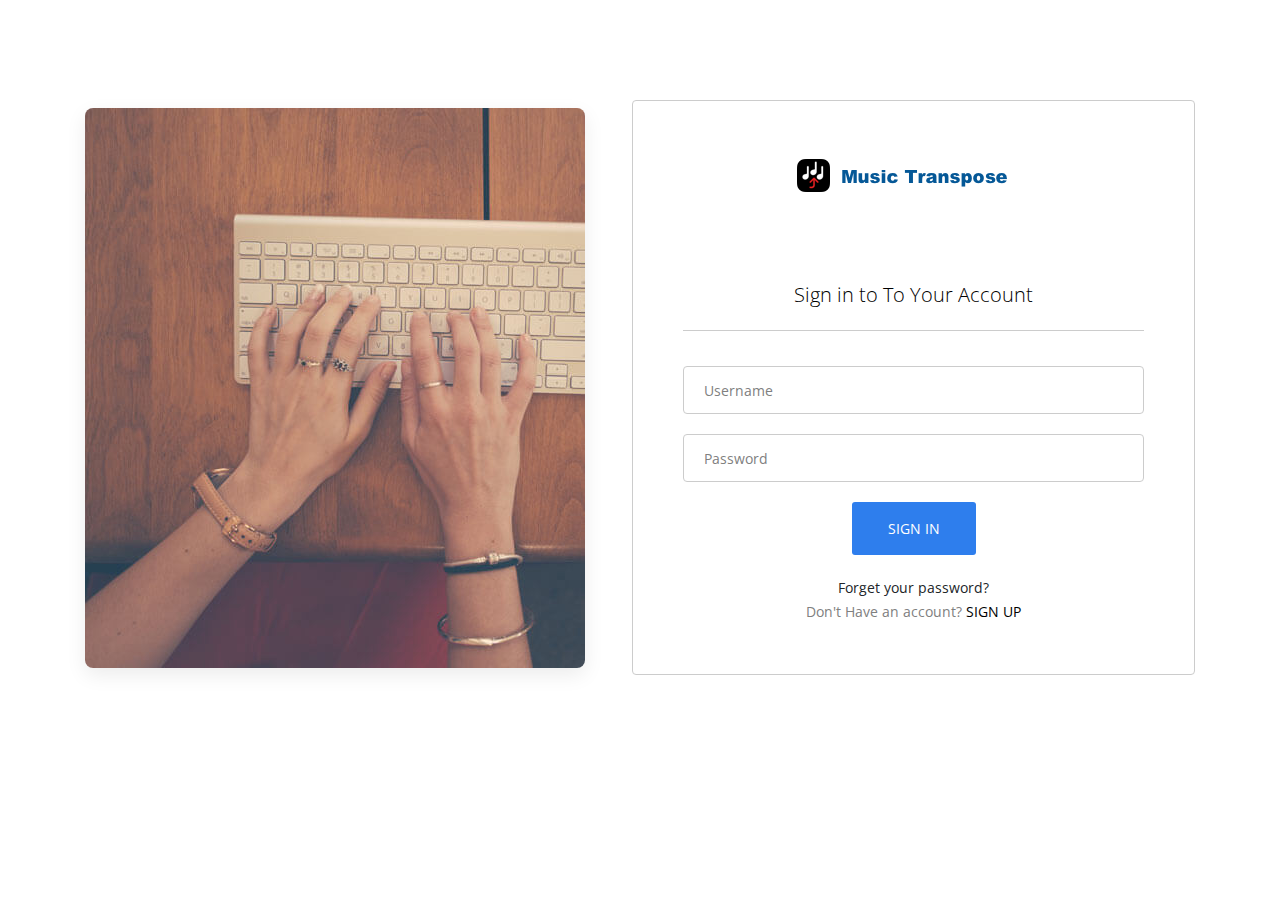
<file: sign-in.html>
<!DOCTYPE html>

<html lang="en">
<head>

  <!-- Basic Page Needs
  ================================================== -->
  <meta charset="utf-8">
  <title>Small Apps | Bootstrap App Landing Template</title>

  <!-- Mobile Specific Metas
  ================================================== -->
  <meta http-equiv="X-UA-Compatible" content="IE=edge">
  <meta name="description" content="Bootstrap App Landing Template">
  <meta name="viewport" content="width=device-width, initial-scale=1.0, maximum-scale=5.0">
  <!-- Favicon -->
  <link rel="shortcut icon" type="image/x-icon" href="images/favicon.png" />
  
  <!-- PLUGINS CSS STYLE -->
  <link rel="stylesheet" href="plugins/bootstrap/bootstrap.min.css">
  <link rel="stylesheet" href="plugins/themify-icons/themify-icons.css">
  <link rel="stylesheet" href="plugins/slick/slick.css">
  <link rel="stylesheet" href="plugins/slick/slick-theme.css">
  <link rel="stylesheet" href="plugins/fancybox/jquery.fancybox.min.css">
  <link rel="stylesheet" href="plugins/aos/aos.css">

  <!-- CUSTOM CSS -->
  <link href="css/style.css" rel="stylesheet">

</head>

<body class="body-wrapper" data-spy="scroll" data-target=".privacy-nav">


<section class="user-login section">
	<div class="container">
		<div class="row">
			<div class="col-12">
				<div class="block">
					<!-- Image -->
					<div class="image align-self-center"><img class="img-fluid" src="images/Login/front-desk-sign-in.jpg"
							alt="desk-image"></div>
					<!-- Content -->
					<div class="content text-center">
						<div class="logo">
							<a href="index.html"><img src="images/logo.png" alt=""></a>
						</div>
						<div class="title-text">
							<h3>Sign in to To Your Account</h3>
						</div>
						<form action="#">
							<!-- Username -->
							<input class="form-control main" type="text" placeholder="Username" required>
							<!-- Password -->
							<input class="form-control main" type="password" placeholder="Password" required>
							<!-- Submit Button -->
							<button class="btn btn-main-sm">sign in</button>
						</form>
						<div class="new-acount">
							<a href="contact.html">Forget your password?</a>
							<p>Don't Have an account? <a href="sign-up.html"> SIGN UP</a></p>
						</div>
					</div>
				</div>
			</div>
		</div>
	</div>
</section>


  <!-- To Top -->
  <div class="scroll-top-to">
    <i class="ti-angle-up"></i>
  </div>
  
  <!-- JAVASCRIPTS -->
  <script src="plugins/jquery/jquery.min.js"></script>
  <script src="plugins/bootstrap/bootstrap.min.js"></script>
  <script src="plugins/slick/slick.min.js"></script>
  <script src="plugins/fancybox/jquery.fancybox.min.js"></script>
  <script src="plugins/syotimer/jquery.syotimer.min.js"></script>
  <script src="plugins/aos/aos.js"></script>
  <script src="js/script.js"></script>
</body>

</html>
</file>
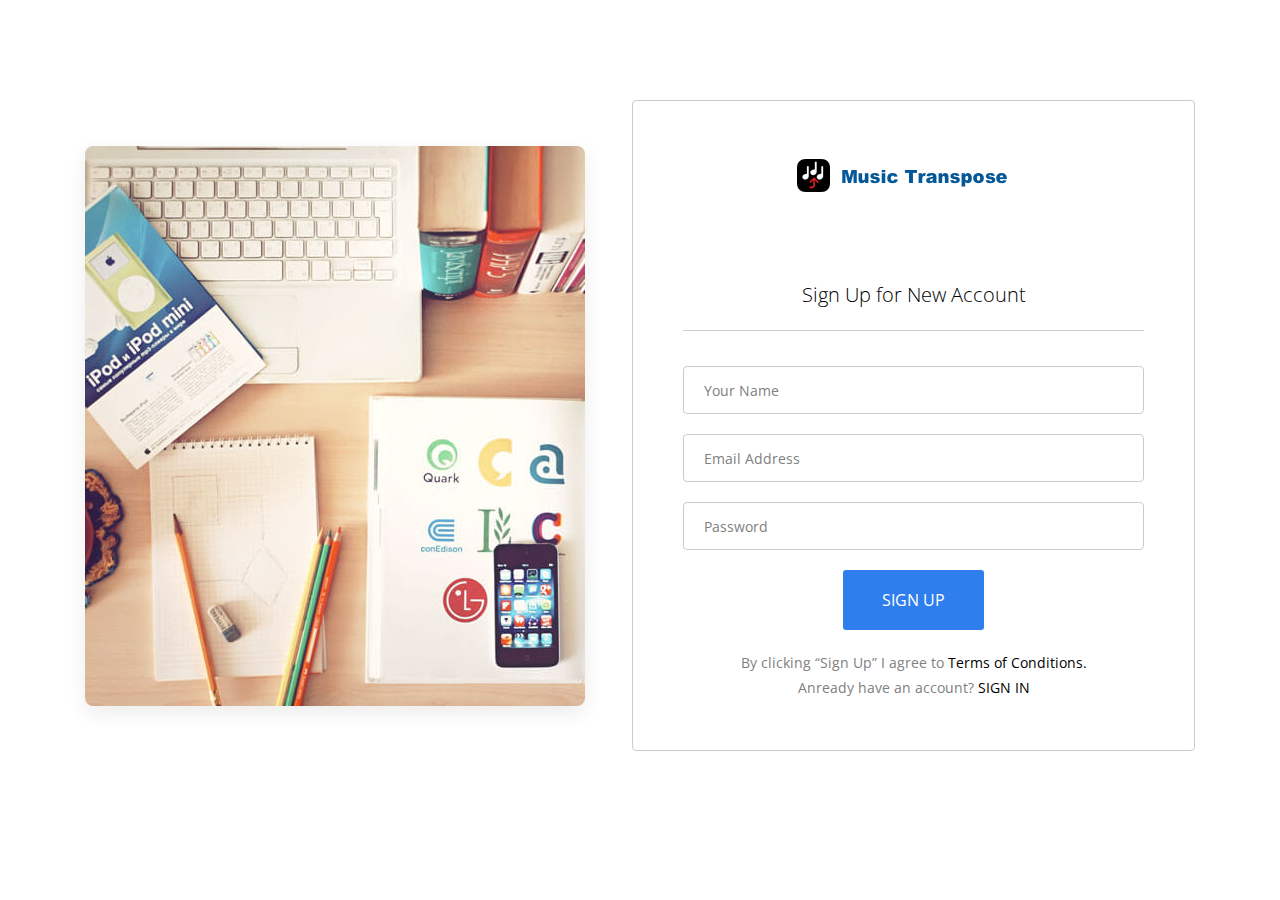
<file: sign-up.html>
<!DOCTYPE html>

<html lang="en">
<head>

  <!-- Basic Page Needs
  ================================================== -->
  <meta charset="utf-8">
  <title>Small Apps | Bootstrap App Landing Template</title>

  <!-- Mobile Specific Metas
  ================================================== -->
  <meta http-equiv="X-UA-Compatible" content="IE=edge">
  <meta name="description" content="Bootstrap App Landing Template">
  <meta name="viewport" content="width=device-width, initial-scale=1.0, maximum-scale=5.0">
  <!-- Favicon -->
  <link rel="shortcut icon" type="image/x-icon" href="images/favicon.png" />
  
  <!-- PLUGINS CSS STYLE -->
  <link rel="stylesheet" href="plugins/bootstrap/bootstrap.min.css">
  <link rel="stylesheet" href="plugins/themify-icons/themify-icons.css">
  <link rel="stylesheet" href="plugins/slick/slick.css">
  <link rel="stylesheet" href="plugins/slick/slick-theme.css">
  <link rel="stylesheet" href="plugins/fancybox/jquery.fancybox.min.css">
  <link rel="stylesheet" href="plugins/aos/aos.css">

  <!-- CUSTOM CSS -->
  <link href="css/style.css" rel="stylesheet">

</head>

<body class="body-wrapper" data-spy="scroll" data-target=".privacy-nav">

<!--=============================
=            Sign Up            =
==============================-->

<section class="user-login section">
	<div class="container">
		<div class="row">
			<div class="col-12">
				<div class="block">
					<!-- Image -->
					<div class="image align-self-center"><img class="img-fluid" src="images/Login/sign-up.jpg" alt="desk-image">
					</div>
					<!-- Content -->
					<div class="content text-center">
						<div class="logo">
							<a href="index.html"><img src="images/logo.png" alt=""></a>
						</div>
						<div class="title-text">
							<h3>Sign Up for New Account</h3>
						</div>
						<form action="#">
							<!-- Username -->
							<input class="form-control main" type="text" placeholder="Your Name" required>
							<!-- Email -->
							<input class="form-control main" type="email" placeholder="Email Address" required>
							<!-- Password -->
							<input class="form-control main" type="password" placeholder="Password" required>
							<!-- Submit Button -->
							<button class="btn btn-main-md">sign up</button>
						</form>
						<div class="new-acount">
							<p>By clicking “Sign Up” I agree to <a href="privacy-policy.html">Terms of Conditions.</a></p>
							<p>Anready have an account? <a href="sign-in.html">SIGN IN</a></p>
						</div>
					</div>
				</div>
			</div>
		</div>
	</div>
</section>

<!--====  End of Sign Up  ====-->


  <!-- To Top -->
  <div class="scroll-top-to">
    <i class="ti-angle-up"></i>
  </div>
  
  <!-- JAVASCRIPTS -->
  <script src="plugins/jquery/jquery.min.js"></script>
  <script src="plugins/bootstrap/bootstrap.min.js"></script>
  <script src="plugins/slick/slick.min.js"></script>
  <script src="plugins/fancybox/jquery.fancybox.min.js"></script>
  <script src="plugins/syotimer/jquery.syotimer.min.js"></script>
  <script src="plugins/aos/aos.js"></script>
  <script src="js/script.js"></script>
</body>

</html>
</file>
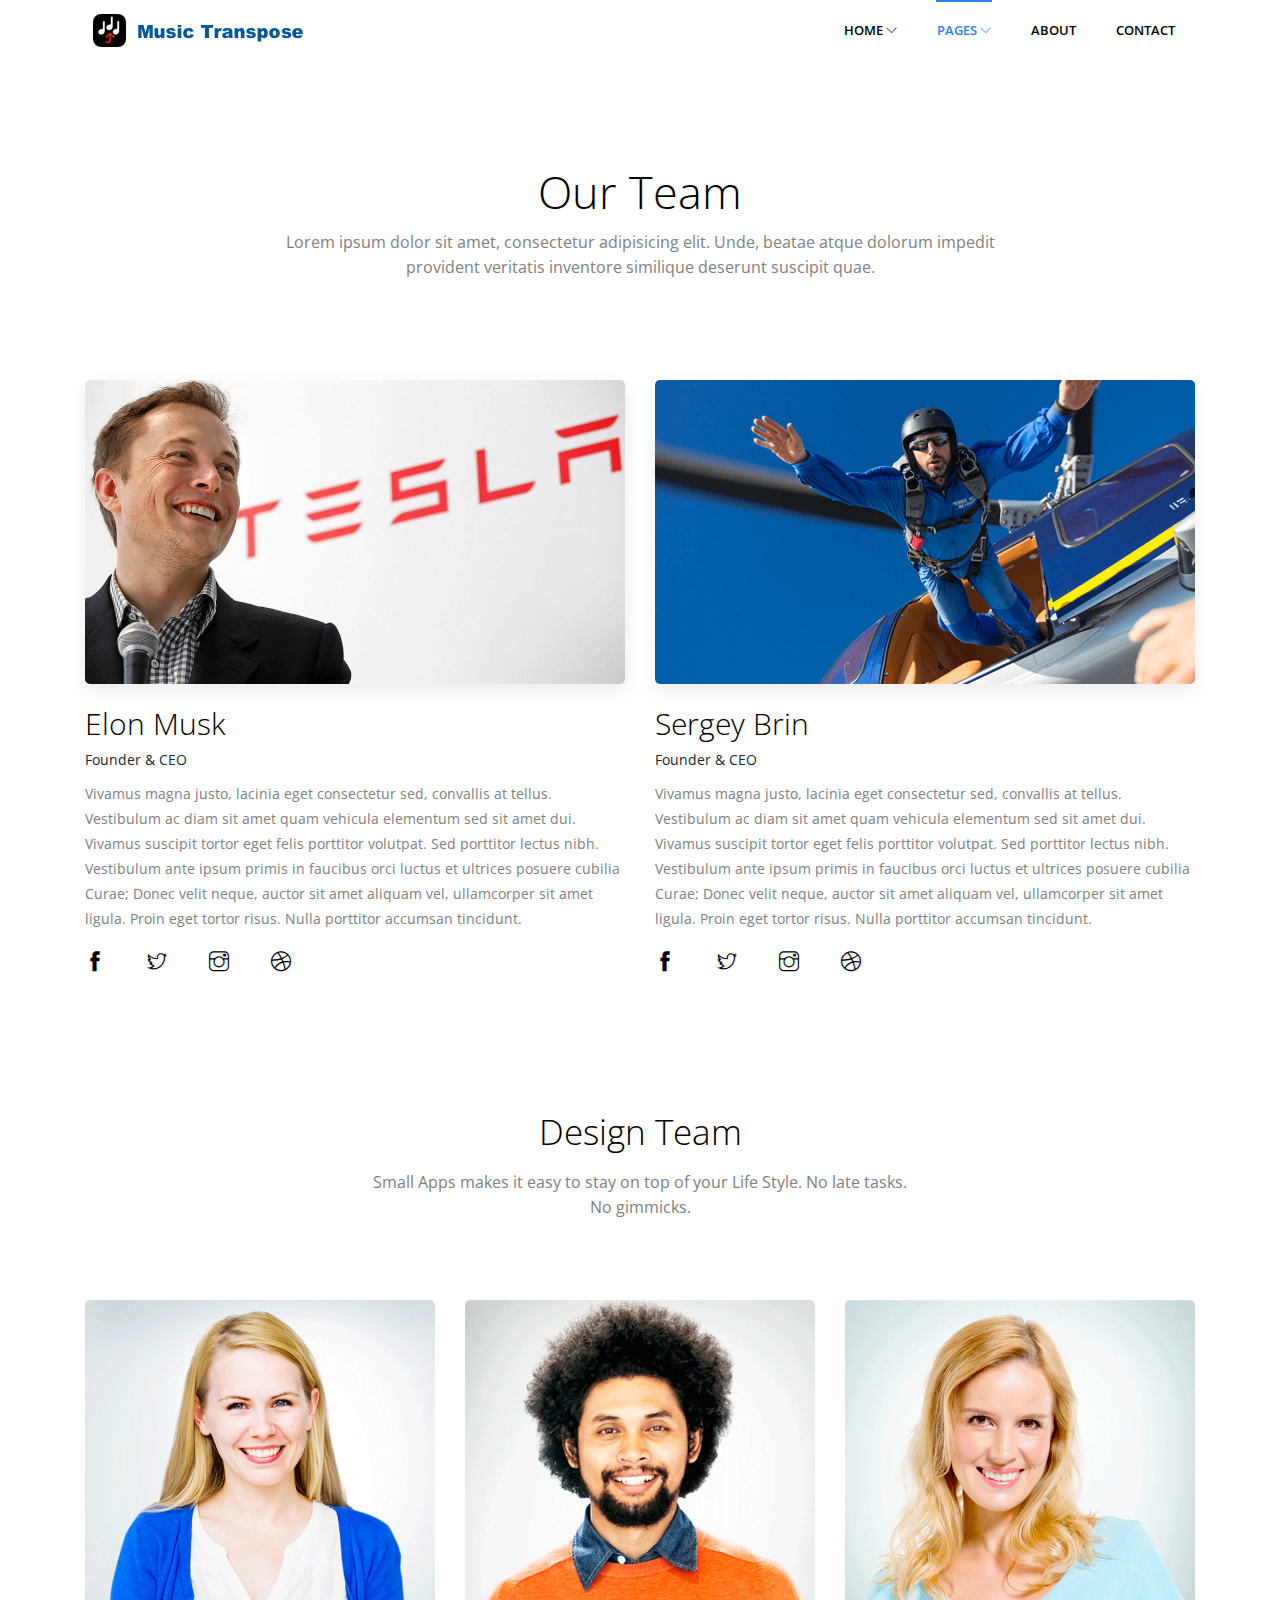
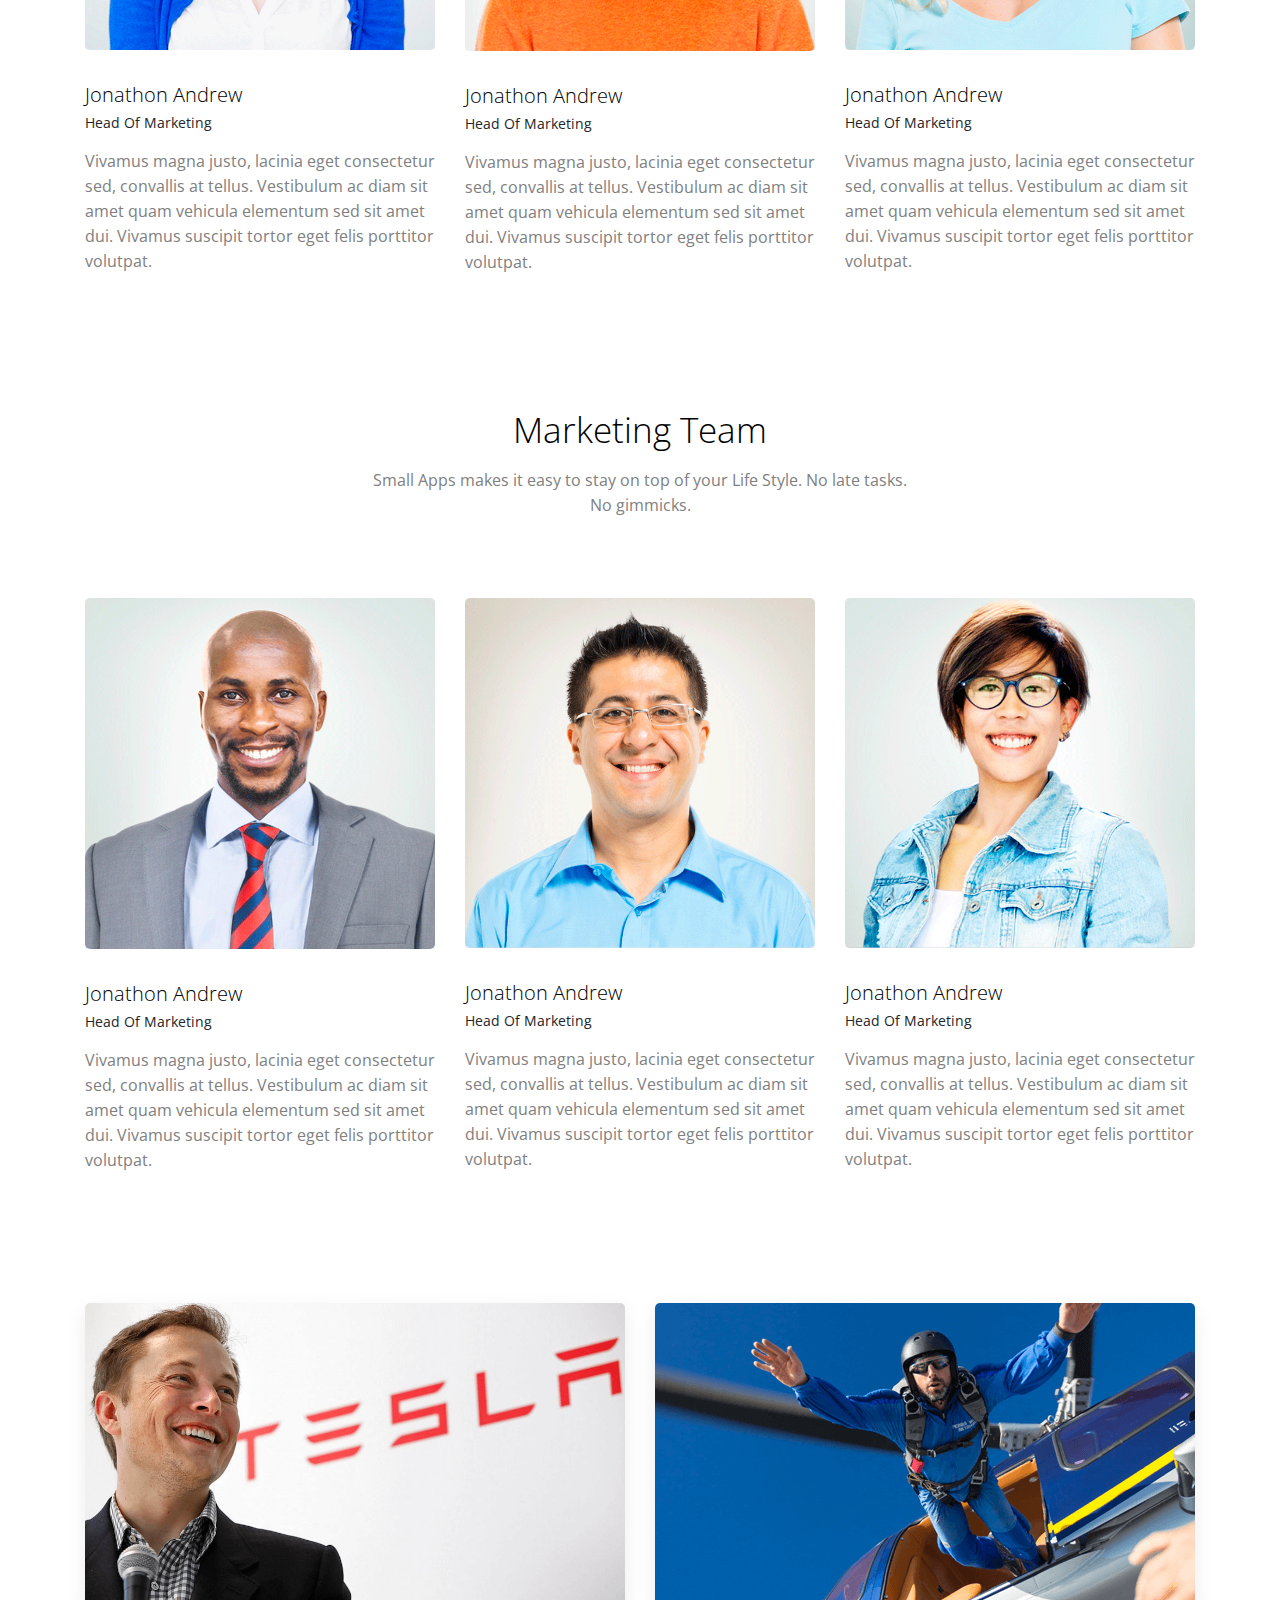
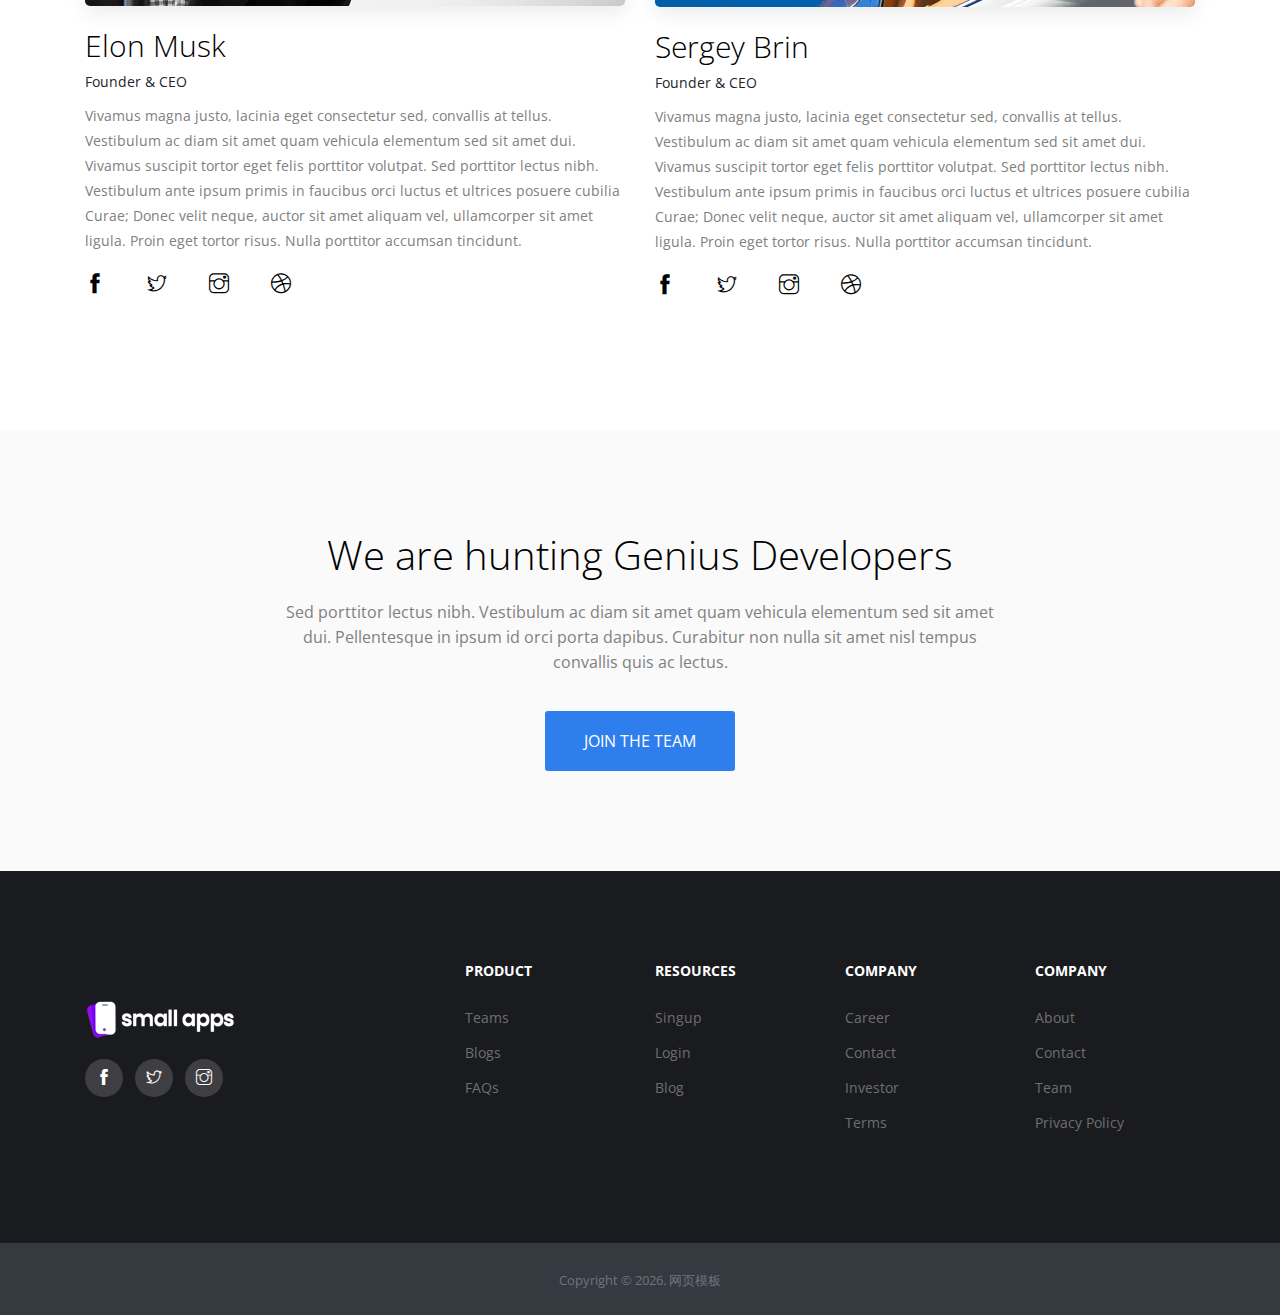
<file: team.html>
<!DOCTYPE html>

<html lang="en">
<head>

  <!-- Basic Page Needs
  ================================================== -->
  <meta charset="utf-8">
  <title>Small Apps | Bootstrap App Landing Template</title>

  <!-- Mobile Specific Metas
  ================================================== -->
  <meta http-equiv="X-UA-Compatible" content="IE=edge">
  <meta name="description" content="Bootstrap App Landing Template">
  <meta name="viewport" content="width=device-width, initial-scale=1.0, maximum-scale=5.0">
  <!-- Favicon -->
  <link rel="shortcut icon" type="image/x-icon" href="images/favicon.png" />
  
  <!-- PLUGINS CSS STYLE -->
  <link rel="stylesheet" href="plugins/bootstrap/bootstrap.min.css">
  <link rel="stylesheet" href="plugins/themify-icons/themify-icons.css">
  <link rel="stylesheet" href="plugins/slick/slick.css">
  <link rel="stylesheet" href="plugins/slick/slick-theme.css">
  <link rel="stylesheet" href="plugins/fancybox/jquery.fancybox.min.css">
  <link rel="stylesheet" href="plugins/aos/aos.css">

  <!-- CUSTOM CSS -->
  <link href="css/style.css" rel="stylesheet">

</head>

<body class="body-wrapper" data-spy="scroll" data-target=".privacy-nav">


<nav class="navbar main-nav navbar-expand-lg px-2 px-sm-0 py-2 py-lg-0">
  <div class="container">
    <a class="navbar-brand" href="index.html"><img src="images/logo.png" alt="logo"></a>
    <button class="navbar-toggler" type="button" data-toggle="collapse" data-target="#navbarNav"
      aria-controls="navbarNav" aria-expanded="false" aria-label="Toggle navigation">
      <span class="ti-menu"></span>
    </button>
    <div class="collapse navbar-collapse" id="navbarNav">
      <ul class="navbar-nav ml-auto">
        <li class="nav-item dropdown @@home">
          <a class="nav-link dropdown-toggle" href="#" data-toggle="dropdown">Home
            <span><i class="ti-angle-down"></i></span>
          </a>
          <!-- Dropdown list -->
          <ul class="dropdown-menu">
            <li><a class="dropdown-item @@home1" href="index.html">Homepage</a></li>
            <li><a class="dropdown-item" href="homepage-2.html">Homepage 2</a></li>
            <li><a class="dropdown-item @@home3" href="homepage-3.html">Homepage 3</a></li>

            <li class="dropdown dropdown-submenu dropright">
              <a class="dropdown-item dropdown-toggle" href="#!" id="dropdown0301" role="button"
                data-toggle="dropdown" aria-haspopup="true" aria-expanded="false">Sub Menu</a>

              <ul class="dropdown-menu" aria-labelledby="dropdown0301">
                <li><a class="dropdown-item" href="index.html">Submenu 11</a></li>
                <li><a class="dropdown-item" href="index.html">Submenu 12</a></li>
              </ul>
            </li>
          </ul>
        </li>
        <li class="nav-item dropdown active">
          <a class="nav-link dropdown-toggle" href="#" data-toggle="dropdown">Pages
            <span><i class="ti-angle-down"></i></span>
          </a>
          <!-- Dropdown list -->
          <ul class="dropdown-menu">
            <li><a class="dropdown-item active" href="team.html">Team</a></li>
            <li><a class="dropdown-item @@career" href="career.html">Career</a></li>
            <li><a class="dropdown-item @@blog" href="blog.html">Blog</a></li>
            <li><a class="dropdown-item @@blogSingle" href="blog-single.html">Blog Single</a></li>
            <li><a class="dropdown-item @@privacy" href="privacy-policy.html">Privacy</a></li>
            <li><a class="dropdown-item @@faq" href="FAQ.html">FAQ</a></li>
            <li><a class="dropdown-item" href="sign-in.html">Sign In</a></li>
            <li><a class="dropdown-item" href="sign-up.html">Sign Up</a></li>
            <li><a class="dropdown-item" href="404.html">404</a></li>
            <li><a class="dropdown-item" href="comming-soon.html">Coming Soon</a></li>

            <li class="dropdown dropdown-submenu dropleft">
              <a class="dropdown-item dropdown-toggle" href="#!" id="dropdown0501" role="button"
                data-toggle="dropdown" aria-haspopup="true" aria-expanded="false">Sub Menu</a>

              <ul class="dropdown-menu" aria-labelledby="dropdown0501">
                <li><a class="dropdown-item" href="index.html">Submenu 21</a></li>
                <li><a class="dropdown-item" href="index.html">Submenu 22</a></li>
              </ul>
            </li>
          </ul>
        </li>
        <li class="nav-item @@about">
          <a class="nav-link" href="about.html">About</a>
        </li>
        <li class="nav-item @@contact">
          <a class="nav-link" href="contact.html">Contact</a>
        </li>
      </ul>
    </div>
  </div>
</nav>

<!--================================
=            Page Title            =
=================================-->

<section class="section page-title">
	<div class="container">
		<div class="row">
			<div class="col-sm-8 m-auto">
				<!-- Page Title -->
				<h1>Our Team</h1>
				<!-- Page Description -->
				<p>Lorem ipsum dolor sit amet, consectetur adipisicing elit. Unde, beatae atque dolorum impedit provident veritatis inventore similique deserunt suscipit quae.</p>
			</div>
		</div>
	</div>
</section>

<!--====  End of Page Title  ====-->


<!--==================================
=            Feature Team            =
===================================-->
<section class="founders section pt-0">
	<div class="container">
		<div class="row">
			<div class="col-lg-6">
				<!-- Featured Member -->
<div class="founder">
	<!-- Member Image -->
	<img class="w-100" src="images/team/featured-person-01.jpg" alt="featured-member">
	<!-- Name -->
	<h2>Elon Musk</h2>
	<!-- position -->
	<cite>Founder & CEO</cite>
	<!-- Description -->
	<p>Vivamus magna justo, lacinia eget consectetur sed, convallis at tellus. Vestibulum ac diam sit amet quam vehicula elementum sed sit amet dui. Vivamus suscipit tortor eget felis porttitor volutpat. Sed porttitor lectus nibh. Vestibulum ante ipsum primis in faucibus orci luctus et ultrices posuere cubilia Curae; Donec velit neque, auctor sit amet aliquam vel, ullamcorper sit amet ligula. Proin eget tortor risus. Nulla porttitor accumsan tincidunt.</p>
	<!-- Social Sites -->
	<ul class="list-inline social-links">
		<li class="list-inline-item"><a href="#"><i class="ti-facebook"></i></a></li>
		<li class="list-inline-item"><a href="#"><i class="ti-twitter"></i></a></li>
		<li class="list-inline-item"><a href="#"><i class="ti-instagram"></i></a></li>
		<li class="list-inline-item"><a href="#"><i class="ti-dribbble"></i></a></li>
	</ul>
</div>
			</div>
			<div class="col-lg-6">
				<!-- Featured Member -->
<div class="founder">
	<!-- Member Image -->
	<img class="w-100" src="images/team/featured-person-02.jpg" alt="featured-member">
	<!-- Name -->
	<h2>Sergey Brin</h2>
	<!-- position -->
	<cite>Founder & CEO</cite>
	<!-- Description -->
	<p>Vivamus magna justo, lacinia eget consectetur sed, convallis at tellus. Vestibulum ac diam sit amet quam vehicula elementum sed sit amet dui. Vivamus suscipit tortor eget felis porttitor volutpat. Sed porttitor lectus nibh. Vestibulum ante ipsum primis in faucibus orci luctus et ultrices posuere cubilia Curae; Donec velit neque, auctor sit amet aliquam vel, ullamcorper sit amet ligula. Proin eget tortor risus. Nulla porttitor accumsan tincidunt.</p>
	<!-- Social Sites -->
	<ul class="list-inline social-links">
		<li class="list-inline-item"><a href="#"><i class="ti-facebook"></i></a></li>
		<li class="list-inline-item"><a href="#"><i class="ti-twitter"></i></a></li>
		<li class="list-inline-item"><a href="#"><i class="ti-instagram"></i></a></li>
		<li class="list-inline-item"><a href="#"><i class="ti-dribbble"></i></a></li>
	</ul>
</div>
			</div>
		</div>
	</div>
</section>
<!--====  End of Feature Team  ====-->

<!--=================================
=            Design Team            =
==================================-->
<section class="design-team section pt-0">
	<div class="container">
		<div class="row">
			<div class="col-lg-12">
				<div class="section-title">
					<h2>Design Team</h2>
					<p><a href="#">Small Apps</a> makes it easy to stay on top of your Life Style. No late tasks. No gimmicks.</p>
				</div>
			</div>
		</div>
		<div class="row">
			<div class="col-lg-4 col-md-6">
				<!-- Team -->
<div class="team-sm">
	<!-- Team Member Image -->
	<div class="image">
		<img class="w-100" src="images/team/design-team-01.jpg" alt="member-image">
		<!-- Social Contacts -->
		<div class="social-links">
			<ul class="list-inline">
				<li class="list-inline-item"><a href="#"><i class="ti-facebook"></i></a></li>
				<li class="list-inline-item"><a href="#"><i class="ti-twitter"></i></a></li>
				<li class="list-inline-item"><a href="#"><i class="ti-instagram"></i></a></li>
				<li class="list-inline-item"><a href="#"><i class="ti-dribbble"></i></a></li>
			</ul>
		</div>
	</div>
	<!-- Name -->
	<h3>Jonathon Andrew</h3>
	<!-- Position -->
	<cite>Head Of Marketing</cite>
	<!-- Description -->
	<p>Vivamus magna justo, lacinia eget consectetur sed, convallis at tellus. Vestibulum ac diam sit amet quam vehicula elementum sed sit amet dui. Vivamus suscipit tortor eget felis porttitor volutpat.</p>
</div>
			</div>
			<div class="col-lg-4 col-md-6">
				<!-- Team -->
<div class="team-sm">
	<!-- Team Member Image -->
	<div class="image">
		<img class="w-100" src="images/team/design-team-02.jpg" alt="member-image">
		<!-- Social Contacts -->
		<div class="social-links">
			<ul class="list-inline">
				<li class="list-inline-item"><a href="#"><i class="ti-facebook"></i></a></li>
				<li class="list-inline-item"><a href="#"><i class="ti-twitter"></i></a></li>
				<li class="list-inline-item"><a href="#"><i class="ti-instagram"></i></a></li>
				<li class="list-inline-item"><a href="#"><i class="ti-dribbble"></i></a></li>
			</ul>
		</div>
	</div>
	<!-- Name -->
	<h3>Jonathon Andrew</h3>
	<!-- Position -->
	<cite>Head Of Marketing</cite>
	<!-- Description -->
	<p>Vivamus magna justo, lacinia eget consectetur sed, convallis at tellus. Vestibulum ac diam sit amet quam vehicula elementum sed sit amet dui. Vivamus suscipit tortor eget felis porttitor volutpat.</p>
</div>
			</div>
			<div class="col-lg-4 col-md-6">
				<!-- Team -->
<div class="team-sm">
	<!-- Team Member Image -->
	<div class="image">
		<img class="w-100" src="images/team/design-team-03.jpg" alt="member-image">
		<!-- Social Contacts -->
		<div class="social-links">
			<ul class="list-inline">
				<li class="list-inline-item"><a href="#"><i class="ti-facebook"></i></a></li>
				<li class="list-inline-item"><a href="#"><i class="ti-twitter"></i></a></li>
				<li class="list-inline-item"><a href="#"><i class="ti-instagram"></i></a></li>
				<li class="list-inline-item"><a href="#"><i class="ti-dribbble"></i></a></li>
			</ul>
		</div>
	</div>
	<!-- Name -->
	<h3>Jonathon Andrew</h3>
	<!-- Position -->
	<cite>Head Of Marketing</cite>
	<!-- Description -->
	<p>Vivamus magna justo, lacinia eget consectetur sed, convallis at tellus. Vestibulum ac diam sit amet quam vehicula elementum sed sit amet dui. Vivamus suscipit tortor eget felis porttitor volutpat.</p>
</div>
			</div>
		</div>
	</div>
</section>
<!--====  End of Design Team  ====-->

<!--=================================
=            Marketing Team         =
==================================-->
<section class="design-team section pt-0">
	<div class="container">
		<div class="row">
			<div class="col-lg-12">
				<div class="section-title">
					<h2>Marketing Team</h2>
					<p><a href="#">Small Apps</a> makes it easy to stay on top of your Life Style. No late tasks. No gimmicks.</p>
				</div>
			</div>
		</div>
		<div class="row">
			<div class="col-lg-4 col-md-6">
				<!-- Team -->
<div class="team-sm">
	<!-- Team Member Image -->
	<div class="image">
		<img class="w-100" src="images/team/marketing-team-01.jpg" alt="member-image">
		<!-- Social Contacts -->
		<div class="social-links">
			<ul class="list-inline">
				<li class="list-inline-item"><a href="#"><i class="ti-facebook"></i></a></li>
				<li class="list-inline-item"><a href="#"><i class="ti-twitter"></i></a></li>
				<li class="list-inline-item"><a href="#"><i class="ti-instagram"></i></a></li>
				<li class="list-inline-item"><a href="#"><i class="ti-dribbble"></i></a></li>
			</ul>
		</div>
	</div>
	<!-- Name -->
	<h3>Jonathon Andrew</h3>
	<!-- Position -->
	<cite>Head Of Marketing</cite>
	<!-- Description -->
	<p>Vivamus magna justo, lacinia eget consectetur sed, convallis at tellus. Vestibulum ac diam sit amet quam vehicula elementum sed sit amet dui. Vivamus suscipit tortor eget felis porttitor volutpat.</p>
</div>
			</div>
			<div class="col-lg-4 col-md-6">
				<!-- Team -->
<div class="team-sm">
	<!-- Team Member Image -->
	<div class="image">
		<img class="w-100" src="images/team/marketing-team-02.jpg" alt="member-image">
		<!-- Social Contacts -->
		<div class="social-links">
			<ul class="list-inline">
				<li class="list-inline-item"><a href="#"><i class="ti-facebook"></i></a></li>
				<li class="list-inline-item"><a href="#"><i class="ti-twitter"></i></a></li>
				<li class="list-inline-item"><a href="#"><i class="ti-instagram"></i></a></li>
				<li class="list-inline-item"><a href="#"><i class="ti-dribbble"></i></a></li>
			</ul>
		</div>
	</div>
	<!-- Name -->
	<h3>Jonathon Andrew</h3>
	<!-- Position -->
	<cite>Head Of Marketing</cite>
	<!-- Description -->
	<p>Vivamus magna justo, lacinia eget consectetur sed, convallis at tellus. Vestibulum ac diam sit amet quam vehicula elementum sed sit amet dui. Vivamus suscipit tortor eget felis porttitor volutpat.</p>
</div>
			</div>
			<div class="col-lg-4 col-md-6">
				<!-- Team -->
<div class="team-sm">
	<!-- Team Member Image -->
	<div class="image">
		<img class="w-100" src="images/team/marketing-team-03.jpg" alt="member-image">
		<!-- Social Contacts -->
		<div class="social-links">
			<ul class="list-inline">
				<li class="list-inline-item"><a href="#"><i class="ti-facebook"></i></a></li>
				<li class="list-inline-item"><a href="#"><i class="ti-twitter"></i></a></li>
				<li class="list-inline-item"><a href="#"><i class="ti-instagram"></i></a></li>
				<li class="list-inline-item"><a href="#"><i class="ti-dribbble"></i></a></li>
			</ul>
		</div>
	</div>
	<!-- Name -->
	<h3>Jonathon Andrew</h3>
	<!-- Position -->
	<cite>Head Of Marketing</cite>
	<!-- Description -->
	<p>Vivamus magna justo, lacinia eget consectetur sed, convallis at tellus. Vestibulum ac diam sit amet quam vehicula elementum sed sit amet dui. Vivamus suscipit tortor eget felis porttitor volutpat.</p>
</div>
			</div>
		</div>
	</div>
</section>
<!--====  End of Marketing Team  ====-->


<!--==================================
=            Feature Team            =
===================================-->
<section class="founders section pt-0">
	<div class="container">
		<div class="row">
			<div class="col-lg-6">
				<!-- Featured Member -->
<div class="founder">
	<!-- Member Image -->
	<img class="w-100" src="images/team/featured-person-01.jpg" alt="featured-member">
	<!-- Name -->
	<h2>Elon Musk</h2>
	<!-- position -->
	<cite>Founder & CEO</cite>
	<!-- Description -->
	<p>Vivamus magna justo, lacinia eget consectetur sed, convallis at tellus. Vestibulum ac diam sit amet quam vehicula elementum sed sit amet dui. Vivamus suscipit tortor eget felis porttitor volutpat. Sed porttitor lectus nibh. Vestibulum ante ipsum primis in faucibus orci luctus et ultrices posuere cubilia Curae; Donec velit neque, auctor sit amet aliquam vel, ullamcorper sit amet ligula. Proin eget tortor risus. Nulla porttitor accumsan tincidunt.</p>
	<!-- Social Sites -->
	<ul class="list-inline social-links">
		<li class="list-inline-item"><a href="#"><i class="ti-facebook"></i></a></li>
		<li class="list-inline-item"><a href="#"><i class="ti-twitter"></i></a></li>
		<li class="list-inline-item"><a href="#"><i class="ti-instagram"></i></a></li>
		<li class="list-inline-item"><a href="#"><i class="ti-dribbble"></i></a></li>
	</ul>
</div>
			</div>
			<div class="col-lg-6">
				<!-- Featured Member -->
<div class="founder">
	<!-- Member Image -->
	<img class="w-100" src="images/team/featured-person-02.jpg" alt="featured-member">
	<!-- Name -->
	<h2>Sergey Brin</h2>
	<!-- position -->
	<cite>Founder & CEO</cite>
	<!-- Description -->
	<p>Vivamus magna justo, lacinia eget consectetur sed, convallis at tellus. Vestibulum ac diam sit amet quam vehicula elementum sed sit amet dui. Vivamus suscipit tortor eget felis porttitor volutpat. Sed porttitor lectus nibh. Vestibulum ante ipsum primis in faucibus orci luctus et ultrices posuere cubilia Curae; Donec velit neque, auctor sit amet aliquam vel, ullamcorper sit amet ligula. Proin eget tortor risus. Nulla porttitor accumsan tincidunt.</p>
	<!-- Social Sites -->
	<ul class="list-inline social-links">
		<li class="list-inline-item"><a href="#"><i class="ti-facebook"></i></a></li>
		<li class="list-inline-item"><a href="#"><i class="ti-twitter"></i></a></li>
		<li class="list-inline-item"><a href="#"><i class="ti-instagram"></i></a></li>
		<li class="list-inline-item"><a href="#"><i class="ti-dribbble"></i></a></li>
	</ul>
</div>
			</div>
		</div>
	</div>
</section>
<!--====  End of Feature Team  ====-->

<!--=====================================
=            Section comment            =
======================================-->

<section class="section cta-hire bg-gary">
	<div class="container">
		<div class="row">
			<div class="col-md-12 text-center">
				<!-- Hire Title -->
				<h2>We are hunting Genius Developers</h2>
				<!-- Job Description -->
				<p>Sed porttitor lectus nibh. Vestibulum ac diam sit amet quam vehicula elementum sed sit amet dui. Pellentesque
					in ipsum id orci porta dapibus. Curabitur non nulla sit amet nisl tempus convallis quis ac lectus.</p>
				<!-- Action Button -->
				<a href="contact.html" class="mt-3 btn btn-main-md">Join the team</a>
			</div>
		</div>
	</div>
</section>

<!--====  End of Section comment  ====-->


<!--============================
=            Footer            =
=============================-->
<footer>
  <div class="footer-main">
    <div class="container">
      <div class="row">
        <div class="col-lg-4 col-md-12 m-md-auto align-self-center">
          <div class="block">
            <a href="index.html"><img src="images/logo-alt.png" alt="footer-logo"></a>
            <!-- Social Site Icons -->
            <ul class="social-icon list-inline">
              <li class="list-inline-item">
                <a href="#"><i class="ti-facebook"></i></a>
              </li>
              <li class="list-inline-item">
                <a href="#"><i class="ti-twitter"></i></a>
              </li>
              <li class="list-inline-item">
                <a href="#"><i class="ti-instagram"></i></a>
              </li>
            </ul>
          </div>
        </div>
        <div class="col-lg-2 col-md-3 col-6 mt-5 mt-lg-0">
          <div class="block-2">
            <!-- heading -->
            <h6>Product</h6>
            <!-- links -->
            <ul>
              <li><a href="team.html">Teams</a></li>
              <li><a href="blog.html">Blogs</a></li>
              <li><a href="FAQ.html">FAQs</a></li>
            </ul>
          </div>
        </div>
        <div class="col-lg-2 col-md-3 col-6 mt-5 mt-lg-0">
          <div class="block-2">
            <!-- heading -->
            <h6>Resources</h6>
            <!-- links -->
            <ul>
              <li><a href="sign-up.html">Singup</a></li>
              <li><a href="sign-in.html">Login</a></li>
              <li><a href="blog.html">Blog</a></li>
            </ul>
          </div>
        </div>
        <div class="col-lg-2 col-md-3 col-6 mt-5 mt-lg-0">
          <div class="block-2">
            <!-- heading -->
            <h6>Company</h6>
            <!-- links -->
            <ul>
              <li><a href="career.html">Career</a></li>
              <li><a href="contact.html">Contact</a></li>
              <li><a href="team.html">Investor</a></li>
              <li><a href="privacy.html">Terms</a></li>
            </ul>
          </div>
        </div>
        <div class="col-lg-2 col-md-3 col-6 mt-5 mt-lg-0">
          <div class="block-2">
            <!-- heading -->
            <h6>Company</h6>
            <!-- links -->
            <ul>
              <li><a href="about.html">About</a></li>
              <li><a href="contact.html">Contact</a></li>
              <li><a href="team.html">Team</a></li>
              <li><a href="privacy-policy.html">Privacy Policy</a></li>
            </ul>
          </div>
        </div>
      </div>
    </div>
  </div>
  <div class="text-center bg-dark py-4">
    <small class="text-secondary">Copyright &copy; <script>document.write(new Date().getFullYear())</script>. <a target="_blank" href="http://www.mobanwang.com/" title="网页模板">网页模板</a></small class="text-secondary">
  </div>
</footer>


  <!-- To Top -->
  <div class="scroll-top-to">
    <i class="ti-angle-up"></i>
  </div>
  
  <!-- JAVASCRIPTS -->
  <script src="plugins/jquery/jquery.min.js"></script>
  <script src="plugins/bootstrap/bootstrap.min.js"></script>
  <script src="plugins/slick/slick.min.js"></script>
  <script src="plugins/fancybox/jquery.fancybox.min.js"></script>
  <script src="plugins/syotimer/jquery.syotimer.min.js"></script>
  <script src="plugins/aos/aos.js"></script>
  <script src="js/script.js"></script>
</body>

</html>
</file>
<file: plugins/themify-icons/themify-icons.css>
@font-face {
  font-family: 'themify';
  src: url('fonts/themify.eot?-fvbane');
  src: url('fonts/themify.eot?#iefix-fvbane') format('embedded-opentype'),
  url('fonts/themify.woff?-fvbane') format('woff'),
  url('fonts/themify.ttf?-fvbane') format('truetype'),
  url('fonts/themify.svg?-fvbane#themify') format('svg');
  font-weight: normal;
  font-style: normal;
}

[class^="ti-"],
[class*=" ti-"] {
  font-family: 'themify';
  speak: none;
  font-style: normal;
  font-weight: normal;
  font-variant: normal;
  text-transform: none;
  line-height: 1;

  /* Better Font Rendering =========== */
  -webkit-font-smoothing: antialiased;
  -moz-osx-font-smoothing: grayscale;
}

.ti-wand:before {
  content: "\e600";
}

.ti-volume:before {
  content: "\e601";
}

.ti-user:before {
  content: "\e602";
}

.ti-unlock:before {
  content: "\e603";
}

.ti-unlink:before {
  content: "\e604";
}

.ti-trash:before {
  content: "\e605";
}

.ti-thought:before {
  content: "\e606";
}

.ti-target:before {
  content: "\e607";
}

.ti-tag:before {
  content: "\e608";
}

.ti-tablet:before {
  content: "\e609";
}

.ti-star:before {
  content: "\e60a";
}

.ti-spray:before {
  content: "\e60b";
}

.ti-signal:before {
  content: "\e60c";
}

.ti-shopping-cart:before {
  content: "\e60d";
}

.ti-shopping-cart-full:before {
  content: "\e60e";
}

.ti-settings:before {
  content: "\e60f";
}

.ti-search:before {
  content: "\e610";
}

.ti-zoom-in:before {
  content: "\e611";
}

.ti-zoom-out:before {
  content: "\e612";
}

.ti-cut:before {
  content: "\e613";
}

.ti-ruler:before {
  content: "\e614";
}

.ti-ruler-pencil:before {
  content: "\e615";
}

.ti-ruler-alt:before {
  content: "\e616";
}

.ti-bookmark:before {
  content: "\e617";
}

.ti-bookmark-alt:before {
  content: "\e618";
}

.ti-reload:before {
  content: "\e619";
}

.ti-plus:before {
  content: "\e61a";
}

.ti-pin:before {
  content: "\e61b";
}

.ti-pencil:before {
  content: "\e61c";
}

.ti-pencil-alt:before {
  content: "\e61d";
}

.ti-paint-roller:before {
  content: "\e61e";
}

.ti-paint-bucket:before {
  content: "\e61f";
}

.ti-na:before {
  content: "\e620";
}

.ti-mobile:before {
  content: "\e621";
}

.ti-minus:before {
  content: "\e622";
}

.ti-medall:before {
  content: "\e623";
}

.ti-medall-alt:before {
  content: "\e624";
}

.ti-marker:before {
  content: "\e625";
}

.ti-marker-alt:before {
  content: "\e626";
}

.ti-arrow-up:before {
  content: "\e627";
}

.ti-arrow-right:before {
  content: "\e628";
}

.ti-arrow-left:before {
  content: "\e629";
}

.ti-arrow-down:before {
  content: "\e62a";
}

.ti-lock:before {
  content: "\e62b";
}

.ti-location-arrow:before {
  content: "\e62c";
}

.ti-link:before {
  content: "\e62d";
}

.ti-layout:before {
  content: "\e62e";
}

.ti-layers:before {
  content: "\e62f";
}

.ti-layers-alt:before {
  content: "\e630";
}

.ti-key:before {
  content: "\e631";
}

.ti-import:before {
  content: "\e632";
}

.ti-image:before {
  content: "\e633";
}

.ti-heart:before {
  content: "\e634";
}

.ti-heart-broken:before {
  content: "\e635";
}

.ti-hand-stop:before {
  content: "\e636";
}

.ti-hand-open:before {
  content: "\e637";
}

.ti-hand-drag:before {
  content: "\e638";
}

.ti-folder:before {
  content: "\e639";
}

.ti-flag:before {
  content: "\e63a";
}

.ti-flag-alt:before {
  content: "\e63b";
}

.ti-flag-alt-2:before {
  content: "\e63c";
}

.ti-eye:before {
  content: "\e63d";
}

.ti-export:before {
  content: "\e63e";
}

.ti-exchange-vertical:before {
  content: "\e63f";
}

.ti-desktop:before {
  content: "\e640";
}

.ti-cup:before {
  content: "\e641";
}

.ti-crown:before {
  content: "\e642";
}

.ti-comments:before {
  content: "\e643";
}

.ti-comment:before {
  content: "\e644";
}

.ti-comment-alt:before {
  content: "\e645";
}

.ti-close:before {
  content: "\e646";
}

.ti-clip:before {
  content: "\e647";
}

.ti-angle-up:before {
  content: "\e648";
}

.ti-angle-right:before {
  content: "\e649";
}

.ti-angle-left:before {
  content: "\e64a";
}

.ti-angle-down:before {
  content: "\e64b";
}

.ti-check:before {
  content: "\e64c";
}

.ti-check-box:before {
  content: "\e64d";
}

.ti-camera:before {
  content: "\e64e";
}

.ti-announcement:before {
  content: "\e64f";
}

.ti-brush:before {
  content: "\e650";
}

.ti-briefcase:before {
  content: "\e651";
}

.ti-bolt:before {
  content: "\e652";
}

.ti-bolt-alt:before {
  content: "\e653";
}

.ti-blackboard:before {
  content: "\e654";
}

.ti-bag:before {
  content: "\e655";
}

.ti-move:before {
  content: "\e656";
}

.ti-arrows-vertical:before {
  content: "\e657";
}

.ti-arrows-horizontal:before {
  content: "\e658";
}

.ti-fullscreen:before {
  content: "\e659";
}

.ti-arrow-top-right:before {
  content: "\e65a";
}

.ti-arrow-top-left:before {
  content: "\e65b";
}

.ti-arrow-circle-up:before {
  content: "\e65c";
}

.ti-arrow-circle-right:before {
  content: "\e65d";
}

.ti-arrow-circle-left:before {
  content: "\e65e";
}

.ti-arrow-circle-down:before {
  content: "\e65f";
}

.ti-angle-double-up:before {
  content: "\e660";
}

.ti-angle-double-right:before {
  content: "\e661";
}

.ti-angle-double-left:before {
  content: "\e662";
}

.ti-angle-double-down:before {
  content: "\e663";
}

.ti-zip:before {
  content: "\e664";
}

.ti-world:before {
  content: "\e665";
}

.ti-wheelchair:before {
  content: "\e666";
}

.ti-view-list:before {
  content: "\e667";
}

.ti-view-list-alt:before {
  content: "\e668";
}

.ti-view-grid:before {
  content: "\e669";
}

.ti-uppercase:before {
  content: "\e66a";
}

.ti-upload:before {
  content: "\e66b";
}

.ti-underline:before {
  content: "\e66c";
}

.ti-truck:before {
  content: "\e66d";
}

.ti-timer:before {
  content: "\e66e";
}

.ti-ticket:before {
  content: "\e66f";
}

.ti-thumb-up:before {
  content: "\e670";
}

.ti-thumb-down:before {
  content: "\e671";
}

.ti-text:before {
  content: "\e672";
}

.ti-stats-up:before {
  content: "\e673";
}

.ti-stats-down:before {
  content: "\e674";
}

.ti-split-v:before {
  content: "\e675";
}

.ti-split-h:before {
  content: "\e676";
}

.ti-smallcap:before {
  content: "\e677";
}

.ti-shine:before {
  content: "\e678";
}

.ti-shift-right:before {
  content: "\e679";
}

.ti-shift-left:before {
  content: "\e67a";
}

.ti-shield:before {
  content: "\e67b";
}

.ti-notepad:before {
  content: "\e67c";
}

.ti-server:before {
  content: "\e67d";
}

.ti-quote-right:before {
  content: "\e67e";
}

.ti-quote-left:before {
  content: "\e67f";
}

.ti-pulse:before {
  content: "\e680";
}

.ti-printer:before {
  content: "\e681";
}

.ti-power-off:before {
  content: "\e682";
}

.ti-plug:before {
  content: "\e683";
}

.ti-pie-chart:before {
  content: "\e684";
}

.ti-paragraph:before {
  content: "\e685";
}

.ti-panel:before {
  content: "\e686";
}

.ti-package:before {
  content: "\e687";
}

.ti-music:before {
  content: "\e688";
}

.ti-music-alt:before {
  content: "\e689";
}

.ti-mouse:before {
  content: "\e68a";
}

.ti-mouse-alt:before {
  content: "\e68b";
}

.ti-money:before {
  content: "\e68c";
}

.ti-microphone:before {
  content: "\e68d";
}

.ti-menu:before {
  content: "\e68e";
}

.ti-menu-alt:before {
  content: "\e68f";
}

.ti-map:before {
  content: "\e690";
}

.ti-map-alt:before {
  content: "\e691";
}

.ti-loop:before {
  content: "\e692";
}

.ti-location-pin:before {
  content: "\e693";
}

.ti-list:before {
  content: "\e694";
}

.ti-light-bulb:before {
  content: "\e695";
}

.ti-Italic:before {
  content: "\e696";
}

.ti-info:before {
  content: "\e697";
}

.ti-infinite:before {
  content: "\e698";
}

.ti-id-badge:before {
  content: "\e699";
}

.ti-hummer:before {
  content: "\e69a";
}

.ti-home:before {
  content: "\e69b";
}

.ti-help:before {
  content: "\e69c";
}

.ti-headphone:before {
  content: "\e69d";
}

.ti-harddrives:before {
  content: "\e69e";
}

.ti-harddrive:before {
  content: "\e69f";
}

.ti-gift:before {
  content: "\e6a0";
}

.ti-game:before {
  content: "\e6a1";
}

.ti-filter:before {
  content: "\e6a2";
}

.ti-files:before {
  content: "\e6a3";
}

.ti-file:before {
  content: "\e6a4";
}

.ti-eraser:before {
  content: "\e6a5";
}

.ti-envelope:before {
  content: "\e6a6";
}

.ti-download:before {
  content: "\e6a7";
}

.ti-direction:before {
  content: "\e6a8";
}

.ti-direction-alt:before {
  content: "\e6a9";
}

.ti-dashboard:before {
  content: "\e6aa";
}

.ti-control-stop:before {
  content: "\e6ab";
}

.ti-control-shuffle:before {
  content: "\e6ac";
}

.ti-control-play:before {
  content: "\e6ad";
}

.ti-control-pause:before {
  content: "\e6ae";
}

.ti-control-forward:before {
  content: "\e6af";
}

.ti-control-backward:before {
  content: "\e6b0";
}

.ti-cloud:before {
  content: "\e6b1";
}

.ti-cloud-up:before {
  content: "\e6b2";
}

.ti-cloud-down:before {
  content: "\e6b3";
}

.ti-clipboard:before {
  content: "\e6b4";
}

.ti-car:before {
  content: "\e6b5";
}

.ti-calendar:before {
  content: "\e6b6";
}

.ti-book:before {
  content: "\e6b7";
}

.ti-bell:before {
  content: "\e6b8";
}

.ti-basketball:before {
  content: "\e6b9";
}

.ti-bar-chart:before {
  content: "\e6ba";
}

.ti-bar-chart-alt:before {
  content: "\e6bb";
}

.ti-back-right:before {
  content: "\e6bc";
}

.ti-back-left:before {
  content: "\e6bd";
}

.ti-arrows-corner:before {
  content: "\e6be";
}

.ti-archive:before {
  content: "\e6bf";
}

.ti-anchor:before {
  content: "\e6c0";
}

.ti-align-right:before {
  content: "\e6c1";
}

.ti-align-left:before {
  content: "\e6c2";
}

.ti-align-justify:before {
  content: "\e6c3";
}

.ti-align-center:before {
  content: "\e6c4";
}

.ti-alert:before {
  content: "\e6c5";
}

.ti-alarm-clock:before {
  content: "\e6c6";
}

.ti-agenda:before {
  content: "\e6c7";
}

.ti-write:before {
  content: "\e6c8";
}

.ti-window:before {
  content: "\e6c9";
}

.ti-widgetized:before {
  content: "\e6ca";
}

.ti-widget:before {
  content: "\e6cb";
}

.ti-widget-alt:before {
  content: "\e6cc";
}

.ti-wallet:before {
  content: "\e6cd";
}

.ti-video-clapper:before {
  content: "\e6ce";
}

.ti-video-camera:before {
  content: "\e6cf";
}

.ti-vector:before {
  content: "\e6d0";
}

.ti-themify-logo:before {
  content: "\e6d1";
}

.ti-themify-favicon:before {
  content: "\e6d2";
}

.ti-themify-favicon-alt:before {
  content: "\e6d3";
}

.ti-support:before {
  content: "\e6d4";
}

.ti-stamp:before {
  content: "\e6d5";
}

.ti-split-v-alt:before {
  content: "\e6d6";
}

.ti-slice:before {
  content: "\e6d7";
}

.ti-shortcode:before {
  content: "\e6d8";
}

.ti-shift-right-alt:before {
  content: "\e6d9";
}

.ti-shift-left-alt:before {
  content: "\e6da";
}

.ti-ruler-alt-2:before {
  content: "\e6db";
}

.ti-receipt:before {
  content: "\e6dc";
}

.ti-pin2:before {
  content: "\e6dd";
}

.ti-pin-alt:before {
  content: "\e6de";
}

.ti-pencil-alt2:before {
  content: "\e6df";
}

.ti-palette:before {
  content: "\e6e0";
}

.ti-more:before {
  content: "\e6e1";
}

.ti-more-alt:before {
  content: "\e6e2";
}

.ti-microphone-alt:before {
  content: "\e6e3";
}

.ti-magnet:before {
  content: "\e6e4";
}

.ti-line-double:before {
  content: "\e6e5";
}

.ti-line-dotted:before {
  content: "\e6e6";
}

.ti-line-dashed:before {
  content: "\e6e7";
}

.ti-layout-width-full:before {
  content: "\e6e8";
}

.ti-layout-width-default:before {
  content: "\e6e9";
}

.ti-layout-width-default-alt:before {
  content: "\e6ea";
}

.ti-layout-tab:before {
  content: "\e6eb";
}

.ti-layout-tab-window:before {
  content: "\e6ec";
}

.ti-layout-tab-v:before {
  content: "\e6ed";
}

.ti-layout-tab-min:before {
  content: "\e6ee";
}

.ti-layout-slider:before {
  content: "\e6ef";
}

.ti-layout-slider-alt:before {
  content: "\e6f0";
}

.ti-layout-sidebar-right:before {
  content: "\e6f1";
}

.ti-layout-sidebar-none:before {
  content: "\e6f2";
}

.ti-layout-sidebar-left:before {
  content: "\e6f3";
}

.ti-layout-placeholder:before {
  content: "\e6f4";
}

.ti-layout-menu:before {
  content: "\e6f5";
}

.ti-layout-menu-v:before {
  content: "\e6f6";
}

.ti-layout-menu-separated:before {
  content: "\e6f7";
}

.ti-layout-menu-full:before {
  content: "\e6f8";
}

.ti-layout-media-right-alt:before {
  content: "\e6f9";
}

.ti-layout-media-right:before {
  content: "\e6fa";
}

.ti-layout-media-overlay:before {
  content: "\e6fb";
}

.ti-layout-media-overlay-alt:before {
  content: "\e6fc";
}

.ti-layout-media-overlay-alt-2:before {
  content: "\e6fd";
}

.ti-layout-media-left-alt:before {
  content: "\e6fe";
}

.ti-layout-media-left:before {
  content: "\e6ff";
}

.ti-layout-media-center-alt:before {
  content: "\e700";
}

.ti-layout-media-center:before {
  content: "\e701";
}

.ti-layout-list-thumb:before {
  content: "\e702";
}

.ti-layout-list-thumb-alt:before {
  content: "\e703";
}

.ti-layout-list-post:before {
  content: "\e704";
}

.ti-layout-list-large-image:before {
  content: "\e705";
}

.ti-layout-line-solid:before {
  content: "\e706";
}

.ti-layout-grid4:before {
  content: "\e707";
}

.ti-layout-grid3:before {
  content: "\e708";
}

.ti-layout-grid2:before {
  content: "\e709";
}

.ti-layout-grid2-thumb:before {
  content: "\e70a";
}

.ti-layout-cta-right:before {
  content: "\e70b";
}

.ti-layout-cta-left:before {
  content: "\e70c";
}

.ti-layout-cta-center:before {
  content: "\e70d";
}

.ti-layout-cta-btn-right:before {
  content: "\e70e";
}

.ti-layout-cta-btn-left:before {
  content: "\e70f";
}

.ti-layout-column4:before {
  content: "\e710";
}

.ti-layout-column3:before {
  content: "\e711";
}

.ti-layout-column2:before {
  content: "\e712";
}

.ti-layout-accordion-separated:before {
  content: "\e713";
}

.ti-layout-accordion-merged:before {
  content: "\e714";
}

.ti-layout-accordion-list:before {
  content: "\e715";
}

.ti-ink-pen:before {
  content: "\e716";
}

.ti-info-alt:before {
  content: "\e717";
}

.ti-help-alt:before {
  content: "\e718";
}

.ti-headphone-alt:before {
  content: "\e719";
}

.ti-hand-point-up:before {
  content: "\e71a";
}

.ti-hand-point-right:before {
  content: "\e71b";
}

.ti-hand-point-left:before {
  content: "\e71c";
}

.ti-hand-point-down:before {
  content: "\e71d";
}

.ti-gallery:before {
  content: "\e71e";
}

.ti-face-smile:before {
  content: "\e71f";
}

.ti-face-sad:before {
  content: "\e720";
}

.ti-credit-card:before {
  content: "\e721";
}

.ti-control-skip-forward:before {
  content: "\e722";
}

.ti-control-skip-backward:before {
  content: "\e723";
}

.ti-control-record:before {
  content: "\e724";
}

.ti-control-eject:before {
  content: "\e725";
}

.ti-comments-smiley:before {
  content: "\e726";
}

.ti-brush-alt:before {
  content: "\e727";
}

.ti-youtube:before {
  content: "\e728";
}

.ti-vimeo:before {
  content: "\e729";
}

.ti-twitter:before {
  content: "\e72a";
}

.ti-time:before {
  content: "\e72b";
}

.ti-tumblr:before {
  content: "\e72c";
}

.ti-skype:before {
  content: "\e72d";
}

.ti-share:before {
  content: "\e72e";
}

.ti-share-alt:before {
  content: "\e72f";
}

.ti-rocket:before {
  content: "\e730";
}

.ti-pinterest:before {
  content: "\e731";
}

.ti-new-window:before {
  content: "\e732";
}

.ti-microsoft:before {
  content: "\e733";
}

.ti-list-ol:before {
  content: "\e734";
}

.ti-linkedin:before {
  content: "\e735";
}

.ti-layout-sidebar-2:before {
  content: "\e736";
}

.ti-layout-grid4-alt:before {
  content: "\e737";
}

.ti-layout-grid3-alt:before {
  content: "\e738";
}

.ti-layout-grid2-alt:before {
  content: "\e739";
}

.ti-layout-column4-alt:before {
  content: "\e73a";
}

.ti-layout-column3-alt:before {
  content: "\e73b";
}

.ti-layout-column2-alt:before {
  content: "\e73c";
}

.ti-instagram:before {
  content: "\e73d";
}

.ti-google:before {
  content: "\e73e";
}

.ti-github:before {
  content: "\e73f";
}

.ti-flickr:before {
  content: "\e740";
}

.ti-facebook:before {
  content: "\e741";
}

.ti-dropbox:before {
  content: "\e742";
}

.ti-dribbble:before {
  content: "\e743";
}

.ti-apple:before {
  content: "\e744";
}

.ti-android:before {
  content: "\e745";
}

.ti-save:before {
  content: "\e746";
}

.ti-save-alt:before {
  content: "\e747";
}

.ti-yahoo:before {
  content: "\e748";
}

.ti-wordpress:before {
  content: "\e749";
}

.ti-vimeo-alt:before {
  content: "\e74a";
}

.ti-twitter-alt:before {
  content: "\e74b";
}

.ti-tumblr-alt:before {
  content: "\e74c";
}

.ti-trello:before {
  content: "\e74d";
}

.ti-stack-overflow:before {
  content: "\e74e";
}

.ti-soundcloud:before {
  content: "\e74f";
}

.ti-sharethis:before {
  content: "\e750";
}

.ti-sharethis-alt:before {
  content: "\e751";
}

.ti-reddit:before {
  content: "\e752";
}

.ti-pinterest-alt:before {
  content: "\e753";
}

.ti-microsoft-alt:before {
  content: "\e754";
}

.ti-linux:before {
  content: "\e755";
}

.ti-jsfiddle:before {
  content: "\e756";
}

.ti-joomla:before {
  content: "\e757";
}

.ti-html5:before {
  content: "\e758";
}

.ti-flickr-alt:before {
  content: "\e759";
}

.ti-email:before {
  content: "\e75a";
}

.ti-drupal:before {
  content: "\e75b";
}

.ti-dropbox-alt:before {
  content: "\e75c";
}

.ti-css3:before {
  content: "\e75d";
}

.ti-rss:before {
  content: "\e75e";
}

.ti-rss-alt:before {
  content: "\e75f";
}
</file>
<file: css/style.css>
/**
 * WEBSITE: https://themefisher.com
 * TWITTER: https://twitter.com/themefisher
 * FACEBOOK: https://www.facebook.com/themefisher
 * GITHUB: https://github.com/themefisher/
 */

/*=== MEDIA QUERY ===*/
@import url("https://fonts.googleapis.com/css?family=Lora:400,400i|Open+Sans:300,400,600,700,800");
body {
  font-family: "Open Sans", sans-serif;
  -webkit-font-smoothing: antialiased;
}

h1, h2, h3, h4, h5, h6 {
  font-family: "Open Sans", sans-serif;
  color: #000;
  font-weight: 300;
}

h1 {
  font-size: 45px;
  line-height: 61px;
}

h2 {
  font-size: 40px;
  line-height: 50px;
}

h3 {
  font-size: 20px;
  line-height: 30px;
}

p, li, blockquote, label {
  font-size: 16px;
  letter-spacing: 0;
  line-height: 25px;
  color: #808080;
  margin-bottom: 0;
}

cite {
  font-size: 14px;
  font-style: normal;
}

.lora {
  font-family: "Lora", serif;
  font-style: italic;
}

.form-control::-webkit-input-placeholder {
  color: #808080;
  line-height: 25px;
  font-size: 16px;
}

ul.app-badge {
  margin-bottom: 60px;
}
ul.app-badge li a img {
  width: 150px;
  height: auto;
}
@media (max-width: 400px) {
  ul.app-badge li {
    margin-bottom: 10px;
  }
}

ul.post-tag {
  margin-bottom: 20px;
}
ul.post-tag li {
  font-size: 14px;
}
ul.post-tag li img {
  width: 25px;
  height: 25px;
  border-radius: 100%;
  margin-right: 5px;
}
ul.post-tag li a {
  font-size: 14px;
}
ul.post-tag li:last-child {
  margin-left: 25px;
}

ul.social-links {
  margin-bottom: 0;
}
ul.social-links li:first-child a {
  padding-left: 0;
}
ul.social-links li a {
  padding: 0 15px;
  display: block;
}
ul.social-links li a i {
  font-size: 20px;
  color: #000;
}

body {
  overflow-x: hidden;
}

.shadow, .coming-soon .block .count-down .syotimer-cell, .user-login .block .image img, .privacy .block, .job-list .block, .team-sm .image img, .founder img, .service .service-box {
  box-shadow: 0 7px 20px 0 rgba(0, 0, 0, 0.08);
}

.overlay:before {
  content: "";
  background: rgba(105, 140, 230, 0.1);
  position: absolute;
  top: 0;
  left: 0;
  right: 0;
  bottom: 0;
}

a {
  font-size: inherit;
  color: inherit;
}

a:focus,
a:hover {
  color: #2e7eed;
  text-decoration: none;
}

.bg-gray {
  background: #fafafa;
}

.bg-blue {
  background: #2e7eed;
}

.bg-1 {
  background: url(../images/background/promo-video-back.jpg) fixed no-repeat;
  background-size: cover;
}

.bg-coming-soon {
  background: url(../images/background/comming-soon.jpg) fixed no-repeat;
  background-size: cover;
  background-position: bottom;
}

.section {
  padding: 100px 0;
}

.section-title {
  text-align: center;
  margin-bottom: 80px;
}
.section-title h2 {
  font-size: 35px;
  margin-bottom: 13px;
}
.section-title p {
  width: 50%;
  margin: 0 auto;
}
@media (max-width: 480px) {
  .section-title p {
    width: 100%;
  }
}

.page-title {
  text-align: center;
}

.video {
  position: relative;
}
.video:before {
  border-radius: 3px;
}
.video img {
  width: 100%;
  border-radius: 8px;
}
.video .video-button {
  position: absolute;
  left: 0;
  top: 0;
  display: flex;
  justify-content: center;
  align-items: center;
  width: 100%;
  height: 100%;
}
.video .video-box a {
  width: 100%;
  height: 100%;
  display: flex;
  justify-content: center;
  align-items: center;
}
.video .video-box a i {
  height: 125px;
  width: 125px;
  font-size: 40px;
  background: #2e7eed;
  border-radius: 100%;
  color: #fff;
  line-height: 125px;
  text-align: center;
}
@media (max-width: 992px) {
  .video .video-box a i {
    height: 80px;
    width: 80px;
    line-height: 80px;
    font-size: 22px;
  }
}
.video .video-box a iframe {
  width: 100%;
  height: 100%;
}

.form-control.main {
  background: #fff;
  padding: 15px 20px;
  height: 48px;
  margin-bottom: 20px;
  border: 1px solid #cccccc;
  font-size: 14px;
}
.form-control.main:focus {
  border: 1px solid #2e7eed;
  box-shadow: none;
}

textarea.form-control.main {
  height: initial;
}

.form-control::-webkit-input-placeholder {
  color: #808080;
  font-size: 14px;
}

.left {
  overflow: hidden;
}
.left img {
  margin-left: -40px;
}
@media (max-width: 768px) {
  .left img {
    margin-left: 0;
    margin-bottom: 30px;
  }
}

.right {
  overflow: hidden;
}
.right img {
  margin-left: 40px;
}
@media (max-width: 768px) {
  .right img {
    margin-left: 0;
  }
}

.hide-overflow, .service {
  overflow: hidden;
}

.nav-up {
  top: -70px;
}

button:focus,
.slick-slide:focus {
  outline: 0;
}

.btn {
  text-transform: uppercase;
}

.btn-download {
  padding: 20px 35px;
  font-size: 14px;
  background: #fff;
  color: #2e7eed;
}
.btn-download span {
  margin-left: 5px;
  font-size: 20px;
}

.btn-main {
  padding: 25px 45px;
  border-radius: 3px;
  background: #2e7eed;
  color: #fff;
  outline: none;
}
.btn-main:hover {
  color: #fff;
}
.btn-main:focus {
  color: #fff;
  box-shadow: none;
}

.btn-main-md {
  padding: 17px 38px;
  border-radius: 3px;
  background: #2e7eed;
  color: #fff;
  outline: none;
}
.btn-main-md:hover {
  color: #fff;
}
.btn-main-md:focus {
  color: #fff;
  box-shadow: none;
}

.btn-main-sm {
  padding: 15px 35px;
  border-radius: 3px;
  background: #2e7eed;
  color: #fff;
  outline: none;
  font-size: 14px;
}
.btn-main-sm:hover {
  color: #fff;
}
.btn-main-sm:focus {
  color: #fff;
  box-shadow: none;
}

.btn-white {
  background: white;
  color: #2e7eed;
}

.btn-rounded-icon {
  border-radius: 100px;
  color: #fff;
  border: 1px solid #fff;
  padding: 13px 50px;
}

.main-nav {
  background: #fff;
  z-index: 1;
}
.main-nav .navbar-brand {
  padding: 0;
}
.main-nav .navbar-nav .nav-item {
  position: relative;
  font-family: "Open Sans", sans-serif;
}
.main-nav .navbar-nav .nav-item .nav-link {
  position: relative;
  text-align: center;
  font-size: 13px;
  text-transform: uppercase;
  font-weight: 600;
  color: #000;
  padding-left: 20px;
  padding-right: 20px;
  line-height: 45px;
}
@media (max-width: 992px) {
  .main-nav .navbar-nav .nav-item .nav-link {
    line-height: 25px;
  }
}
.main-nav .navbar-nav .nav-item .nav-link span i {
  font-size: 11px;
}
.main-nav .navbar-nav .nav-item.active .nav-link {
  color: #2e7eed;
}
.main-nav .navbar-nav .nav-item.active .nav-link:before {
  content: "";
  background: #2e7eed;
  width: 60%;
  height: 2px;
  position: absolute;
  top: 0;
  left: 20%;
}
@media (max-width: 992px) {
  .main-nav .navbar-nav .nav-item.active .nav-link:before {
    display: none;
  }
}
.main-nav .dropdown {
  position: relative;
}
.main-nav .dropdown .open > a,
.main-nav .dropdown .open > a:focus,
.main-nav .dropdown .open > a:hover {
  background: transparent;
}
.main-nav .dropdown.full-width .dropdown-menu {
  left: 0 !important;
  right: 0 !important;
}
@media (max-width: 992px) {
  .main-nav .dropdown {
    transform: none;
    left: auto;
    position: relative;
    text-align: center;
  }
}
.main-nav .dropdown .dropdown-menu {
  border-radius: 0;
  padding: 0;
  border: 0;
  box-shadow: 0 8px 30px rgba(0, 0, 0, 0.05);
  display: none;
  margin-top: 0;
}
.main-nav .dropdown .dropdown-menu.show {
  display: block;
}
@media (max-width: 992px) {
  .main-nav .dropdown .dropdown-menu {
    text-align: center;
    float: left !important;
    width: 100%;
    margin: 0;
  }
}
.main-nav .dropdown .dropdown-menu .dropdown-item {
  font-size: 13px;
  padding: 3px 22px;
  transition: 0.3s ease;
}
.main-nav .dropdown .dropdown-menu .dropdown-item.active, .main-nav .dropdown .dropdown-menu .dropdown-item.focus, .main-nav .dropdown .dropdown-menu .dropdown-item:focus, .main-nav .dropdown .dropdown-menu .dropdown-item:hover {
  background-color: transparent;
  color: #2e7eed;
}
.main-nav .dropdown .dropdown-menu li:first-child {
  margin-top: 10px;
}
.main-nav .dropdown .dropdown-menu li:last-child {
  margin-bottom: 10px;
}
@media (min-width: 992px) {
  .main-nav .dropdown .dropdown-menu {
    position: absolute;
    display: block;
    visibility: hidden;
    opacity: 0;
    transform: translateY(10px);
    transition: visibility 0.2s, opacity 0.2s, transform 500ms cubic-bezier(0.43, 0.26, 0.11, 0.99);
  }
  .main-nav .dropdown:hover > .dropdown-menu {
    opacity: 1;
    visibility: visible;
    color: #777;
    transform: translateY(0px);
  }
}

.dropdown-submenu.active > a,
.dropdown-submenu:hover > a {
  color: #2e7eed;
}

.dropleft .dropdown-menu,
.dropright .dropdown-menu {
  margin: 0;
}

.dropdown-toggle::after {
  display: none;
}

.dropleft .dropdown-toggle::before,
.dropright .dropdown-toggle::after {
  font-weight: bold;
  font-family: "themify";
  border: 0;
  font-size: 8px;
  vertical-align: 1px;
}

.dropleft .dropdown-toggle::before {
  content: "\e64a";
  margin-right: 5px;
}

.dropright .dropdown-toggle::after {
  content: "\e649";
  margin-left: 5px;
}

.navbar-toggler:focus,
.navbar-toggler:hover {
  outline: none;
}

.footer-main {
  padding: 92px 0;
  background: #1a1b1f;
}
@media (max-width: 768px) {
  .footer-main {
    padding: 50px 0;
  }
}
.footer-main .block img {
  margin-bottom: 20px;
}
.footer-main .block img #small-Apps {
  fill: red;
}
.footer-main .block ul.social-icon li a {
  text-decoration: none;
  display: block;
  width: 38px;
  height: 38px;
  border-radius: 100%;
  background: #3f3f43;
  color: #fff;
  text-align: center;
  line-height: 38px;
}
@media (max-width: 768px) {
  .footer-main .block {
    margin-bottom: 40px;
  }
}
.footer-main .block-2 h6 {
  font-weight: bold;
  font-size: 14px;
  text-transform: uppercase;
  color: #fff;
  margin-bottom: 25px;
}
.footer-main .block-2 ul {
  padding: 0;
}
.footer-main .block-2 ul li {
  margin-bottom: 10px;
  list-style: none;
}
.footer-main .block-2 ul li a {
  font-size: 14px;
  color: #6f6f71;
  transition: 0.2s ease;
}
.footer-main .block-2 ul li a:hover {
  color: #fff;
}

.footer-classic {
  background: #fafafa;
  text-align: center;
  padding: 110px 0;
}
.footer-classic ul.social-icons {
  margin-bottom: 30px;
}
@media (max-width: 480px) {
  .footer-classic ul.social-icons li {
    margin-bottom: 10px;
  }
}
.footer-classic ul.social-icons li a {
  padding: 0 20px;
  display: block;
}
.footer-classic ul.social-icons li a i {
  font-size: 25px;
  color: #000;
}
.footer-classic ul.footer-links li a {
  padding: 0 10px;
  display: block;
  font-weight: bold;
  text-transform: uppercase;
  font-size: 14px;
  color: #000;
}

.scroll-top-to {
  position: fixed;
  right: 20px;
  bottom: 50px;
  width: 40px;
  height: 40px;
  line-height: 40px;
  text-align: center;
  background: #2e7eed;
  color: #fff;
  transition: 0.3s;
  z-index: 999556;
  cursor: pointer;
  display: none;
}
.scroll-top-to:hover {
  background: #333;
}
@media (max-width: 768px) {
  .scroll-top-to {
    bottom: 15px;
    right: 15px;
    width: 35px;
    height: 35px;
    line-height: 35px;
  }
}

.call-to-action-app {
  text-align: center;
}
.call-to-action-app h2,
.call-to-action-app p,
.call-to-action-app a {
  color: #fff !important;
}
.call-to-action-app p {
  margin-bottom: 60px;
}
.call-to-action-app ul li {
  margin: 10px;
}
@media (max-width: 480px) {
  .call-to-action-app ul li {
    margin-left: 0;
    margin-bottom: 10px;
  }
}
.call-to-action-app ul li:first-child {
  margin-left: 0;
}
.call-to-action-app ul li a i {
  font-size: 20px;
  margin-right: 5px;
}

.cta-hire {
  background: #FAFAFA;
}
.cta-hire p {
  width: 65%;
  margin: 0 auto;
}
.cta-hire h2,
.cta-hire p {
  margin-bottom: 20px;
}

.cta-community {
  margin-bottom: 50px;
  padding: 40px 100px;
}
@media (max-width: 992px) {
  .cta-community {
    padding: 40px;
  }
}

.jd-modal .modal-content {
  padding: 25px;
  text-align: left;
  background: #fafafa;
}
.jd-modal .modal-content .modal-header .modal-title {
  color: #000;
}
.jd-modal .modal-content .modal-body .block-2 {
  display: flex;
  margin-bottom: 70px;
}
.jd-modal .modal-content .modal-body .block-2 .title {
  width: 30%;
}
.jd-modal .modal-content .modal-body .block-2 .title p {
  color: #000;
}
.jd-modal .modal-content .modal-body .block-2 .details {
  width: 70%;
}
.jd-modal .modal-content .modal-body .block-2 .details ul {
  padding-left: 0;
  margin: 0;
}
.jd-modal .modal-content .modal-body .block-2 .details ul li {
  list-style: none;
  margin-bottom: 5px;
}
.jd-modal .modal-content .modal-body .block-2 .details ul li span {
  padding-right: 5px;
  color: #000;
}
.jd-modal .modal-content .modal-body .form-title {
  margin-bottom: 30px;
}

.banner {
  padding: 100px 0;
}
.banner .block h1 {
  margin-bottom: 13px;
}
.banner .block p {
  font-size: 20px;
  margin-bottom: 30px;
}
.banner .block .video {
  width: 80%;
  margin: 0 auto;
}
@media (max-width: 768px) {
  .banner .block .video {
    width: 100%;
  }
}
.banner .block ul.clients-logo {
  margin-top: 30px;
}
.banner .block ul.clients-logo li {
  margin-left: 30px;
}
@media (max-width: 480px) {
  .banner .block ul.clients-logo li {
    margin-bottom: 20px;
  }
}
.banner .block ul.clients-logo li:first-child {
  margin-left: 0;
}

.slider {
  padding: 180px 0 300px;
  text-align: center;
  position: relative;
  overflow: hidden;
}
.slider .block {
  position: relative;
}
.slider .block h1,
.slider .block h3 {
  color: #fff;
}
.slider .block .download {
  margin-top: 20px;
}
.slider .block .image-content {
  text-align: center;
}
.slider .block .image-content img {
  margin-top: 100px;
  margin-bottom: -200px;
}
.slider:before {
  content: "";
  position: absolute;
  bottom: 0;
  right: 0;
  border-bottom: 290px solid #fff;
  border-left: 2000px solid transparent;
  width: 0;
}

.services .service-block {
  background: #fff;
  padding: 30px 40px;
  margin-bottom: 30px;
  border-radius: 5px;
}
.services .service-block:last-child {
  margin-bottom: 0;
}
@media (max-width: 480px) {
  .services .service-block:last-child {
    margin-bottom: 30px;
  }
}
.services .service-block h3 {
  line-height: 30px;
  text-transform: capitalize;
  font-size: 16px;
  font-weight: 500;
}
.services .service-block i {
  font-size: 30px;
  color: #2e7eed;
  margin-bottom: 15px;
  display: inline-block;
}
.services .service-block p {
  margin-bottom: 0;
  font-size: 14px;
  line-height: 20px;
}
.services .app-preview {
  display: flex;
  justify-content: center !important;
}
.services .app-preview img {
  height: 500px;
  width: auto;
}
@media (max-width: 992px) {
  .services .col-lg-4.m-auto {
    display: none;
  }
}

@media (max-width: 768px) {
  .service .service-thumb {
    width: 80%;
    margin: 0 auto;
  }
}
.service .service-box {
  padding: 20px;
  background: #fff;
  border-radius: 4px;
}
@media (max-width: 768px) {
  .service .service-box {
    width: 80%;
    margin: 0 auto;
  }
}
.service .service-box .service-item {
  text-align: center;
  padding: 10px;
  margin: 20px 0;
}
.service .service-box .service-item i {
  font-size: 20px;
  color: #2e7eed;
  display: inline-block;
  margin-bottom: 10px;
}
.service .service-box .service-item p {
  font-size: 14px;
}

.feature .feature-content h2,
.feature .feature-content p {
  margin-bottom: 25px;
}
@media (max-width: 768px) {
  .feature .feature-content h2,
.feature .feature-content p {
    text-align: center;
  }
}
@media (max-width: 768px) {
  .feature .testimonial {
    text-align: center;
  }
}
.feature .testimonial p {
  font-family: "Lora", serif;
  margin-bottom: 10px;
  font-style: italic;
  color: #242424;
}
.feature .testimonial ul.meta li {
  font-size: 12px;
  margin-right: 10px;
}
.feature .testimonial ul.meta li img {
  height: 40px;
  width: 40px;
  border-radius: 100%;
}

@media (max-width: 480px) {
  .app-features .app-feature {
    margin-bottom: 30px;
  }
}
.app-features .app-explore {
  display: flex;
  justify-content: center !important;
  margin-bottom: 40px;
}

.banner-full .image {
  display: flex;
  justify-content: center;
}
.banner-full .image img {
  height: 625px;
}
@media (max-width: 768px) {
  .banner-full .image {
    margin-bottom: 30px;
  }
}
@media (max-width: 768px) {
  .banner-full .block {
    text-align: center;
  }
}
.banner-full .block .logo {
  margin-bottom: 40px;
}
.banner-full .block h1 {
  margin-bottom: 40px;
}
.banner-full .block p {
  font-size: 20px;
  margin-bottom: 50px;
}
.banner-full .block .app {
  margin-bottom: 20px;
}

.video-promo {
  padding: 150px 0;
}
.video-promo .content-block {
  width: 60%;
  margin: 0 auto;
  text-align: center;
}
.video-promo .content-block h2 {
  font-size: 30px;
  color: #fff;
}
.video-promo .content-block p {
  margin-bottom: 30px;
}
.video-promo .content-block a i.video {
  height: 125px;
  width: 125px;
  background: #2e7eed;
  display: inline-block;
  font-size: 40px;
  color: #fff;
  text-align: center;
  line-height: 125px;
  border-radius: 100%;
}
.video-promo .content-block a:focus {
  outline: 0;
}

.testimonial .testimonial-slider .item {
  padding-bottom: 10px;
}
.testimonial .testimonial-slider .item .block {
  padding: 40px;
  text-align: center;
  margin: 10px;
  border-radius: 5px;
}
.testimonial .testimonial-slider .item .block .image {
  margin-top: 30px;
  margin-bottom: 5px;
  width: 100%;
  display: flex;
  justify-content: center;
}
@media (max-width: 768px) {
  .testimonial .testimonial-slider .item .block .image {
    flex-grow: 1;
  }
}
.testimonial .testimonial-slider .item .block .image img {
  height: 40px;
  width: 40px;
  border-radius: 100%;
}
.testimonial .testimonial-slider .item .block p {
  font-family: "Lora", serif;
  font-style: italic;
  color: #888888;
}
.testimonial .testimonial-slider .item .block cite {
  font-style: normal;
  font-size: 14px;
  color: #161616;
}
.testimonial .testimonial-slider .owl-dots .owl-dot:hover span {
  background: #2e7eed;
}
.testimonial .testimonial-slider .owl-dots .owl-dot.active span {
  background: #2e7eed;
}

/* homepage 3 */
.gradient-banner {
  padding: 100px 0 170px;
  position: relative;
  overflow: hidden;
}
.gradient-banner::before {
  position: absolute;
  content: "";
  bottom: 0;
  left: 50%;
  transform: translateX(-50%);
  width: 200%;
  height: 200%;
  border-radius: 50%;
  background-image: linear-gradient(45deg, #009EC5 0%, #2e7eed 20%, #02225B 50%);
}

.pull-top {
  margin-top: -100px;
}

.shapes-container {
  position: absolute;
  overflow: hidden;
  top: 0;
  left: 0;
  right: 0;
  bottom: 0;
}
.shapes-container .shape {
  position: absolute;
}
.shapes-container .shape::before {
  content: "";
  top: 0;
  bottom: 0;
  left: 0;
  right: 0;
  background-color: rgba(255, 255, 255, 0.1);
  transform: rotate(-35deg);
  position: absolute;
  border-radius: 50px;
}
.shapes-container .shape:nth-child(1) {
  top: 2%;
  left: 11%;
  width: 400px;
  height: 70px;
}
.shapes-container .shape:nth-child(2) {
  top: 14%;
  left: 18%;
  width: 200px;
  height: 15px;
}
.shapes-container .shape:nth-child(3) {
  top: 80%;
  left: 4%;
  width: 300px;
  height: 60px;
}
.shapes-container .shape:nth-child(4) {
  top: 85%;
  left: 15%;
  width: 100px;
  height: 10px;
}
.shapes-container .shape:nth-child(5) {
  top: 5%;
  left: 50%;
  width: 300px;
  height: 25px;
}
.shapes-container .shape:nth-child(6) {
  top: 4%;
  left: 52%;
  width: 200px;
  height: 5px;
}
.shapes-container .shape:nth-child(7) {
  top: 80%;
  left: 70%;
  width: 200px;
  height: 5px;
}
.shapes-container .shape:nth-child(8) {
  top: 55%;
  left: 95%;
  width: 200px;
  height: 5px;
}
.shapes-container .shape:nth-child(9) {
  top: 50%;
  left: 90%;
  width: 300px;
  height: 50px;
}
.shapes-container .shape:nth-child(10) {
  top: 30%;
  left: 60%;
  width: 500px;
  height: 55px;
}
.shapes-container .shape:nth-child(11) {
  top: 60%;
  left: 60%;
  width: 200px;
  height: 5px;
}
.shapes-container .shape:nth-child(12) {
  top: 35%;
  left: 75%;
  width: 200px;
  height: 5px;
}
.shapes-container .shape:nth-child(13) {
  top: 90%;
  left: 40%;
  width: 300px;
  height: 45px;
}
.shapes-container .shape:nth-child(14) {
  top: 54%;
  left: 75%;
  width: 200px;
  height: 5px;
}
.shapes-container .shape:nth-child(15) {
  top: 50%;
  left: 90%;
  width: 200px;
  height: 5px;
}
.shapes-container .shape:nth-child(16) {
  top: 50%;
  left: 81%;
  width: 100px;
  height: 5px;
}

.zindex-1 {
  z-index: 1;
}

hr {
  display: block;
  height: 2px;
  border: 0;
  border-top: 2px solid #2e7eed;
  margin: 1em 0;
  padding: 0;
}

.icon-box {
  height: 80px;
  width: 80px;
  text-align: center;
  background: #2e7eed;
}
.icon-box i {
  line-height: 80px;
  font-size: 30px;
}

.founder {
  margin-bottom: 30px;
}
.founder img {
  border-radius: 5px;
  margin-bottom: 25px;
}
.founder h2 {
  font-size: 30px;
  line-height: 30px;
}
.founder cite {
  font-size: 14px;
  font-style: normal;
}
.founder p {
  margin-top: 10px;
  font-size: 14px;
  margin-bottom: 20px;
}

.team-sm {
  margin-bottom: 30px;
}
.team-sm .image {
  position: relative;
  overflow: hidden;
  margin-bottom: 30px;
}
.team-sm .image img {
  border-radius: 5px;
}
.team-sm .image .social-links {
  position: absolute;
  background: #2e7eed;
  left: 0;
  right: 0;
  text-align: center;
  width: calc(100% - 80px);
  margin: 0 40px;
  border-radius: 4px;
  opacity: 0;
  transform: translate3d(0, 10px, 0);
  transition: 0.3s;
  bottom: 20px;
}
.team-sm .image .social-links ul {
  margin-bottom: 0;
}
.team-sm .image .social-links ul li a {
  display: block;
  padding: 15px;
}
.team-sm .image .social-links ul li a i {
  font-size: 20px;
  color: #fff;
}
.team-sm .image:hover .social-links {
  opacity: 1;
  transform: translate3d(0, 0, 0);
}
.team-sm h3 {
  margin-bottom: 0;
}
.team-sm cite {
  font-size: 14px;
  font-style: normal;
}
.team-sm p {
  margin-top: 15px;
}

.featured-article {
  padding: 0 0 50px 0;
}
.featured-article article.featured {
  display: flex;
}
@media (max-width: 768px) {
  .featured-article article.featured {
    flex-wrap: wrap;
  }
}
.featured-article article.featured .image {
  flex-basis: 100%;
  padding: 20px;
}
.featured-article article.featured .image img {
  width: 100%;
  border-radius: 8px;
}
@media (max-width: 768px) {
  .featured-article article.featured .image {
    margin-bottom: 20px;
  }
}
.featured-article article.featured .content {
  margin-left: 30px;
  flex-basis: 100%;
  align-self: center;
}
@media (max-width: 768px) {
  .featured-article article.featured .content {
    text-align: center;
  }
}
.featured-article article.featured .content h2 {
  margin-bottom: 20px;
}
.featured-article article.featured .content h2 a {
  font-size: 30px;
  color: #000;
  display: inline-block;
}
.featured-article article.featured .content h2 a:hover {
  color: #2e7eed;
}
.featured-article article.featured .content p {
  margin-bottom: 25px;
}

.post-sm {
  margin-bottom: 40px;
}
.post-sm .post-thumb {
  margin-bottom: 15px;
  overflow: hidden;
}
.post-sm .post-thumb img {
  transition: 0.3s ease;
}
.post-sm .post-title {
  margin-bottom: 15px;
}
.post-sm .post-title h3 a {
  color: #000;
  font-size: 20px;
}
.post-sm .post-title h3 a:hover {
  color: #2e7eed;
}
.post-sm:hover .post-thumb img {
  transform: scale(1.3);
}

.blog-single .single-post {
  padding-bottom: 70px;
}
.blog-single .single-post .post-body .feature-image {
  margin-bottom: 30px;
}
.blog-single .single-post .post-body .feature-image img {
  width: 100%;
}
.blog-single .single-post .post-body p {
  margin-bottom: 20px;
}
.blog-single .single-post .post-body .quote {
  padding: 30px 0;
  width: 80%;
  margin: 0 auto;
}
@media (max-width: 768px) {
  .blog-single .single-post .post-body .quote {
    width: 80%;
  }
}
.blog-single .single-post .post-body .quote blockquote {
  color: #000;
  padding: 10px 0 10px 30px;
  text-align: left;
  font-size: 30px;
  line-height: 40px;
  border-left: 6px solid #666666;
}
.blog-single .single-post .post-body .post-image {
  width: 60%;
  margin: 0 auto;
  margin-bottom: 20px;
}
.blog-single .about-author h2 {
  padding-bottom: 15px;
  border-bottom: 1px solid #cccccc;
  margin-bottom: 30px;
  font-size: 30px;
}
@media (max-width: 480px) {
  .blog-single .about-author h2 {
    text-align: center;
  }
}
@media (max-width: 480px) {
  .blog-single .about-author .media {
    flex-wrap: wrap;
  }
}
@media (max-width: 480px) {
  .blog-single .about-author .media .image {
    flex-grow: 1;
    width: 100%;
    display: flex;
    justify-content: center;
  }
}
.blog-single .about-author .media .image img {
  width: 150px;
  height: 150px;
  border-radius: 100%;
}
.blog-single .about-author .media .media-body {
  margin-left: 40px;
}
@media (max-width: 480px) {
  .blog-single .about-author .media .media-body {
    flex-grow: 1;
    width: 100%;
    text-align: center;
    margin-left: 0;
    margin-top: 20px;
  }
}
.blog-single .about-author .media .media-body p {
  margin-bottom: 15px;
}

.related-articles .title {
  margin-bottom: 20px;
}
.related-articles .title h2 {
  font-size: 30px;
}

.pagination-nav {
  display: flex;
  justify-content: center;
}
.pagination-nav ul.pagination {
  padding-top: 30px;
}
.pagination-nav ul.pagination li {
  margin-right: 10px;
}
.pagination-nav ul.pagination li a {
  border-radius: 3px;
  padding: 0;
  height: 50px;
  width: 50px;
  line-height: 50px;
  text-align: center;
  border-color: transparent;
  box-shadow: 0px 1px 3px 0px rgba(0, 0, 0, 0.1);
  color: #808080;
  transition: 0.3s ease-in;
}
.pagination-nav ul.pagination li a:hover {
  background-color: #2e7eed;
  color: #fff;
  border-color: transparent;
}
.pagination-nav ul.pagination .active a {
  background-color: #2e7eed;
  color: #fff;
  border-color: transparent;
}

@media (max-width: 480px) {
  .about .content {
    text-align: center;
  }
}
.about .content h2 {
  margin-bottom: 20px;
  text-transform: capitalize;
}
.about .about-slider .item {
  padding: 20px;
}
.about .about-slider .owl-dots .owl-dot:hover span {
  background: #2e7eed;
}
.about .about-slider .owl-dots .owl-dot.active span {
  background: #2e7eed;
}

.create-stories .block img {
  width: 100%;
  margin-bottom: 20px;
}
.create-stories .block h3 {
  margin-bottom: 10px;
}
@media (max-width: 768px) {
  .create-stories .block {
    margin-bottom: 30px;
  }
}

.quotes .quote-slider h2 {
  font-size: 50px;
}
.quotes .quote-slider cite {
  margin-left: 150px;
  font-style: normal;
}

.clients {
  padding: 50px 0;
}
.clients h3 {
  margin-bottom: 30px;
}
.clients .client-slider .slick-track {
  display: flex;
  align-items: center;
}
.clients .client-slider img {
  max-width: 80%;
}

.investors .block {
  margin-bottom: 30px;
}
.investors .block .image {
  margin-bottom: 20px;
}
.investors .block .image img {
  width: 100%;
  border-radius: 8px;
}
.investors .block h3 {
  margin-bottom: 0;
  line-height: 1;
}
.investors .block p {
  font-size: 14px;
}

.hover-zoom {
  overflow: hidden;
  border-radius: 8px;
}
.hover-zoom img {
  transition: 0.3s ease;
}
.hover-zoom:hover img {
  transform: scale(1.2);
}

.error-page {
  position: fixed;
  height: 100%;
  width: 100%;
}
.error-page .center {
  height: 100%;
  display: flex;
  justify-content: center;
  align-items: center;
}
.error-page .center .block h1 {
  font-size: 200px;
  font-weight: 400;
  line-height: 266px;
  font-family: "Lora", serif;
}
.error-page .center .block p {
  margin-bottom: 50px;
}

.career-featured .block {
  display: flex;
}
@media (max-width: 768px) {
  .career-featured .block {
    flex-wrap: wrap;
  }
}
.career-featured .block .content {
  flex-basis: 100%;
  align-self: center;
}
@media (max-width: 768px) {
  .career-featured .block .content {
    flex-grow: 1;
    width: 100%;
    margin-bottom: 30px;
    text-align: center;
  }
}
.career-featured .block .content h2 {
  margin-bottom: 30px;
}
.career-featured .block .video {
  justify-content: center;
  align-self: center;
  flex-basis: 100%;
  margin-left: 10px;
}
@media (max-width: 768px) {
  .career-featured .block .video {
    flex-grow: 1;
    width: 100%;
  }
}

.company-fun-facts h2 {
  margin-bottom: 60px;
}
.company-fun-facts .fun-fact {
  margin-bottom: 20px;
  text-align: center;
}
.company-fun-facts .fun-fact i {
  font-size: 25px;
  display: inline-block;
  margin-bottom: 10px;
  line-height: 60px;
  height: 60px;
  width: 60px;
  border: 1px solid #000;
  border-radius: 100%;
}

.gallery .image {
  cursor: pointer;
}

.job-list .block {
  padding: 50px 80px;
  background: #fff;
}
.job-list .block h2 {
  margin-bottom: 40px;
  font-size: 30px;
}
.job-list .block .job {
  padding: 50px 10px;
  display: flex;
}
@media (max-width: 768px) {
  .job-list .block .job {
    display: block;
    text-align: center;
  }
}
.job-list .block .job:not(:last-child) {
  border-bottom: 1px solid #cccccc;
}
@media (max-width: 480px) {
  .job-list .block .job {
    flex-wrap: wrap;
  }
}
.job-list .block .job .content {
  flex-basis: 100%;
}
.job-list .block .job .content h3 {
  margin-bottom: 0;
}
.job-list .block .job .apply-button {
  flex-basis: 100%;
  align-self: center;
  text-align: right;
}
@media (max-width: 768px) {
  .job-list .block .job .apply-button {
    margin-top: 20px;
    text-align: center;
  }
}

.faq .block {
  padding: 50px;
}
@media (max-width: 480px) {
  .faq .block {
    padding: 30px;
  }
}
.faq .block .faq-item {
  margin-bottom: 40px;
}
.faq .block .faq-item .faq-item-title {
  margin-bottom: 30px;
}
.faq .block .faq-item .faq-item-title h2 {
  font-size: 30px;
  border-bottom: 1px solid #cccccc;
}
.faq .block .faq-item .faq-item-title:last-child {
  margin-bottom: 0;
}
.faq .block .faq-item .item .item-link {
  position: relative;
  padding: 10px 0 10px 18px;
  padding-left: 25px;
}
.faq .block .faq-item .item .item-link a {
  font-size: 20px;
  color: #000;
}
.faq .block .faq-item .item .item-link a span {
  margin-right: 5px;
}
.faq .block .faq-item .item .item-link:before {
  font-family: "themify";
  content: "\e64b";
  position: absolute;
  left: 0;
  font-weight: 600;
  font-size: 15px;
  top: 15px;
}
.faq .block .faq-item .item .accordion-block {
  background: #fafafa;
}
.faq .block .faq-item .item .accordion-block p {
  padding: 20px;
}

.privacy .privacy-nav {
  position: -webkit-sticky;
  position: sticky;
  top: 15px;
  background: #fafafa;
  padding: 30px 0;
  display: flex;
  justify-content: center;
}
.privacy .privacy-nav ul {
  padding-left: 0;
  margin-bottom: 0;
}
.privacy .privacy-nav ul li {
  list-style: none;
}
.privacy .privacy-nav ul li a {
  font-size: 16px;
  color: #757575;
  padding: 10px 0;
  font-weight: bold;
  display: block;
}
@media (max-width: 768px) {
  .privacy .privacy-nav ul li a {
    font-size: 16px;
    padding: 5px 0;
  }
}
.privacy .privacy-nav ul li a.active {
  color: #000;
}
@media (max-width: 768px) {
  .privacy .privacy-nav {
    margin-bottom: 30px;
  }
}
.privacy .block {
  background: #fff;
  padding: 40px 50px;
}
.privacy .block .policy-item {
  padding-bottom: 40px;
}
.privacy .block .policy-item .title {
  margin-bottom: 20px;
}
.privacy .block .policy-item .title h3 {
  border-bottom: 1px solid #cccccc;
  padding-bottom: 15px;
}
.privacy .block .policy-item .policy-details p {
  margin-bottom: 20px;
}

.user-login {
  height: 100%;
  width: 100%;
}
.user-login .block {
  display: flex;
}
@media (max-width: 768px) {
  .user-login .block {
    flex-wrap: wrap;
  }
}
.user-login .block .image {
  flex-basis: 100%;
  margin-right: 40px;
}
@media (max-width: 768px) {
  .user-login .block .image {
    flex-grow: 1;
    text-align: center;
    margin-bottom: 30px;
    margin-right: 0;
  }
}
.user-login .block .image img {
  border-radius: 8px;
}
.user-login .block .content {
  flex-basis: 100%;
  align-self: center;
  padding: 50px;
  border: 1px solid #cccccc;
  border-radius: 4px;
}
@media (max-width: 768px) {
  .user-login .block .content {
    flex-grow: 1;
  }
}
.user-login .block .content .logo {
  margin-bottom: 80px;
}
@media (max-width: 992px) {
  .user-login .block .content .logo {
    margin-bottom: 40px;
  }
}
.user-login .block .content .title-text {
  margin-bottom: 35px;
}
.user-login .block .content .title-text h3 {
  padding-bottom: 20px;
  border-bottom: 1px solid #cccccc;
}
.user-login .block .content .new-acount {
  margin-top: 20px;
}
.user-login .block .content .new-acount p, .user-login .block .content .new-acount a {
  font-size: 14px;
}
.user-login .block .content .new-acount p a {
  color: #000;
}

.coming-soon {
  color: #000;
  padding: 120px 0;
  min-height: 100vh;
}
@media (max-width: 992px) {
  .coming-soon {
    padding: 80px 0;
  }
}
.coming-soon .block h3 {
  color: #808080;
}
.coming-soon .block .count-down {
  margin-top: 70px;
}
@media (max-width: 768px) {
  .coming-soon .block .count-down {
    margin-top: 40px;
  }
}
.coming-soon .block .count-down .syotimer-cell {
  min-width: 200px;
  padding: 45px 0;
  margin-right: 30px;
  margin-bottom: 20px;
  background: #fff;
  display: inline-block;
}
@media (max-width: 768px) {
  .coming-soon .block .count-down .syotimer-cell {
    min-width: 180px;
    padding: 35px 0;
  }
}
.coming-soon .block .count-down .syotimer-cell .syotimer-cell__value {
  font-size: 65px;
  line-height: 80px;
  text-align: center;
  position: relative;
  font-weight: bold;
}
.coming-soon .block .count-down .syotimer-cell .syotimer-cell__unit {
  font-size: 20px;
  color: #6c6c6c;
  text-transform: uppercase;
  font-weight: normal;
}

.address .block .address-block {
  text-align: center;
}
.address .block .address-block .icon {
  margin-bottom: 25px;
  display: flex;
  justify-content: center;
}
.address .block .address-block .icon i {
  display: block;
  height: 100px;
  width: 100px;
  background: #fafafa;
  border-radius: 100%;
  font-size: 45px;
  text-align: center;
  line-height: 100px;
}

.google-map {
  position: relative;
}
.google-map #map_canvas {
  height: 500px;
  width: 100%;
}
@media (max-width: 768px) {
  .google-map #map_canvas {
    height: 350px;
  }
}

.store-img {
  width: 170px;
  padding-bottom: 10px; }
/*# sourceMappingURL=style.css.map */
</file>
